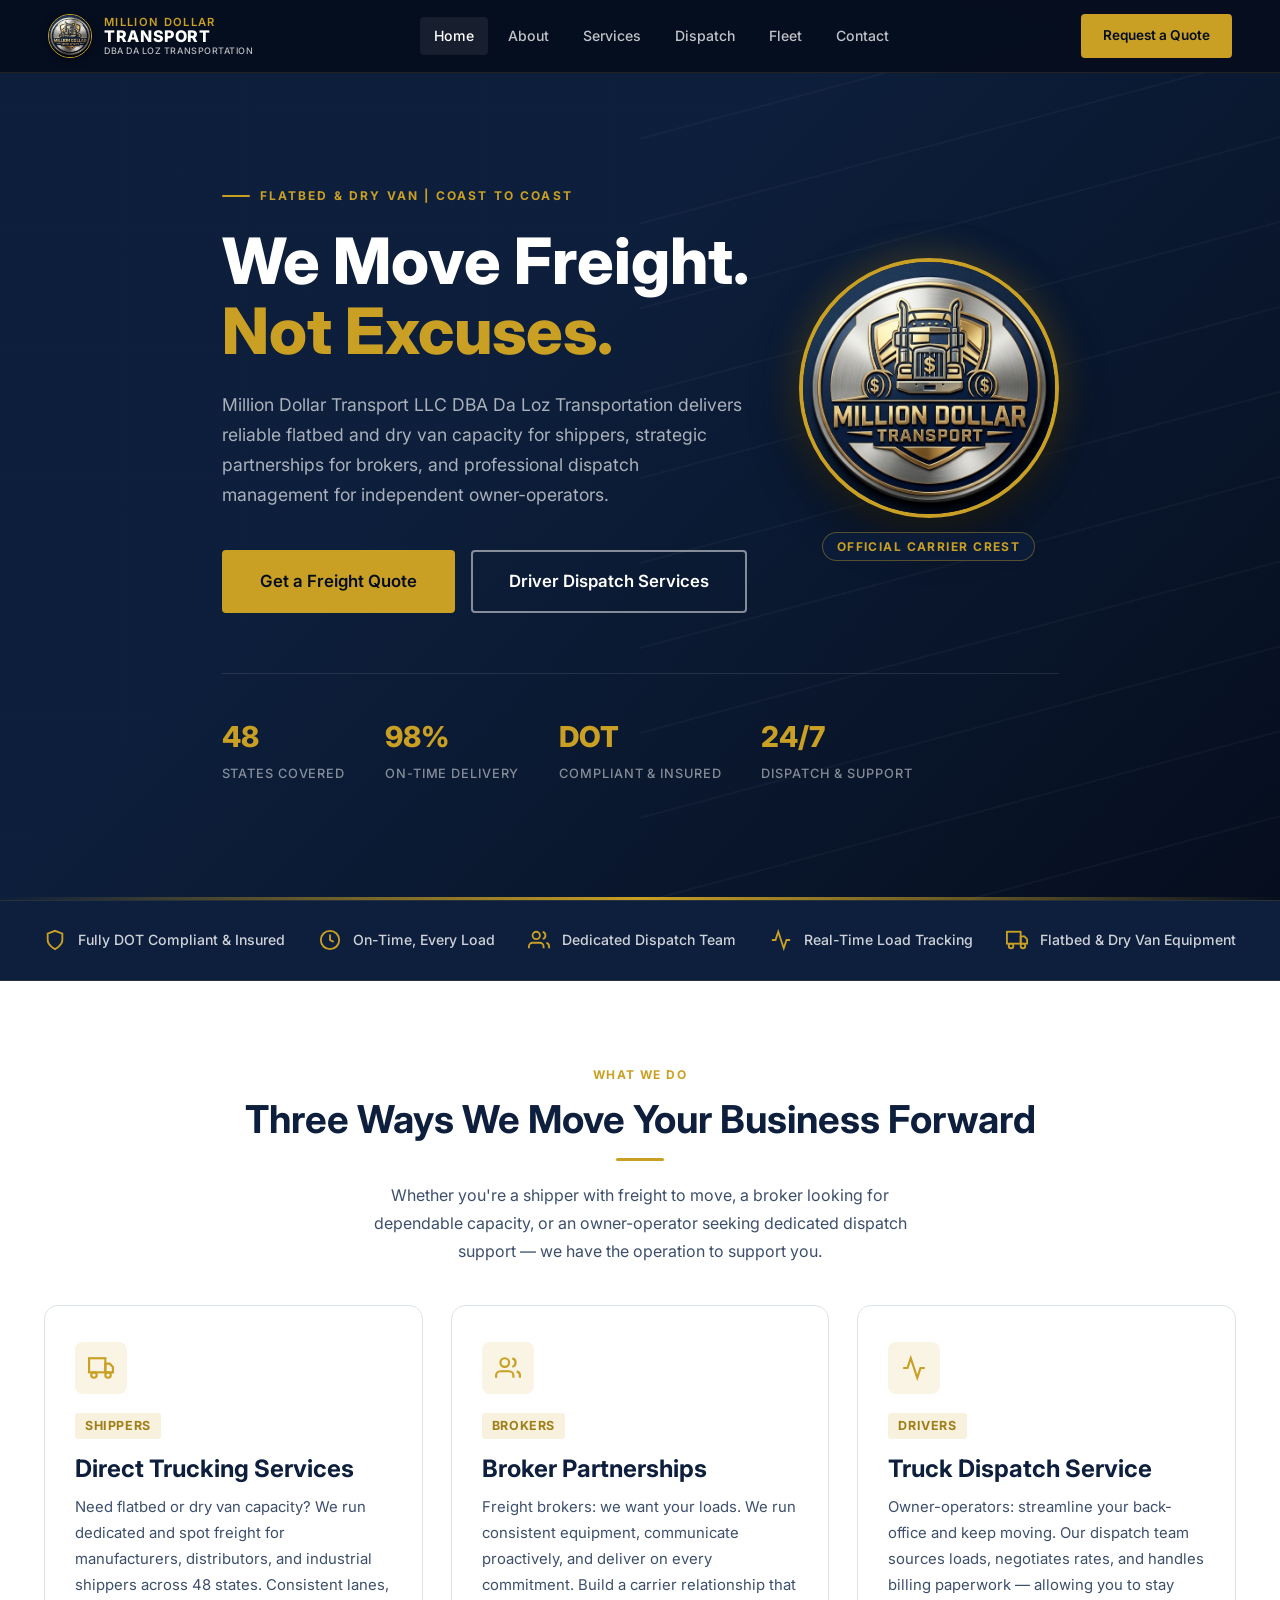
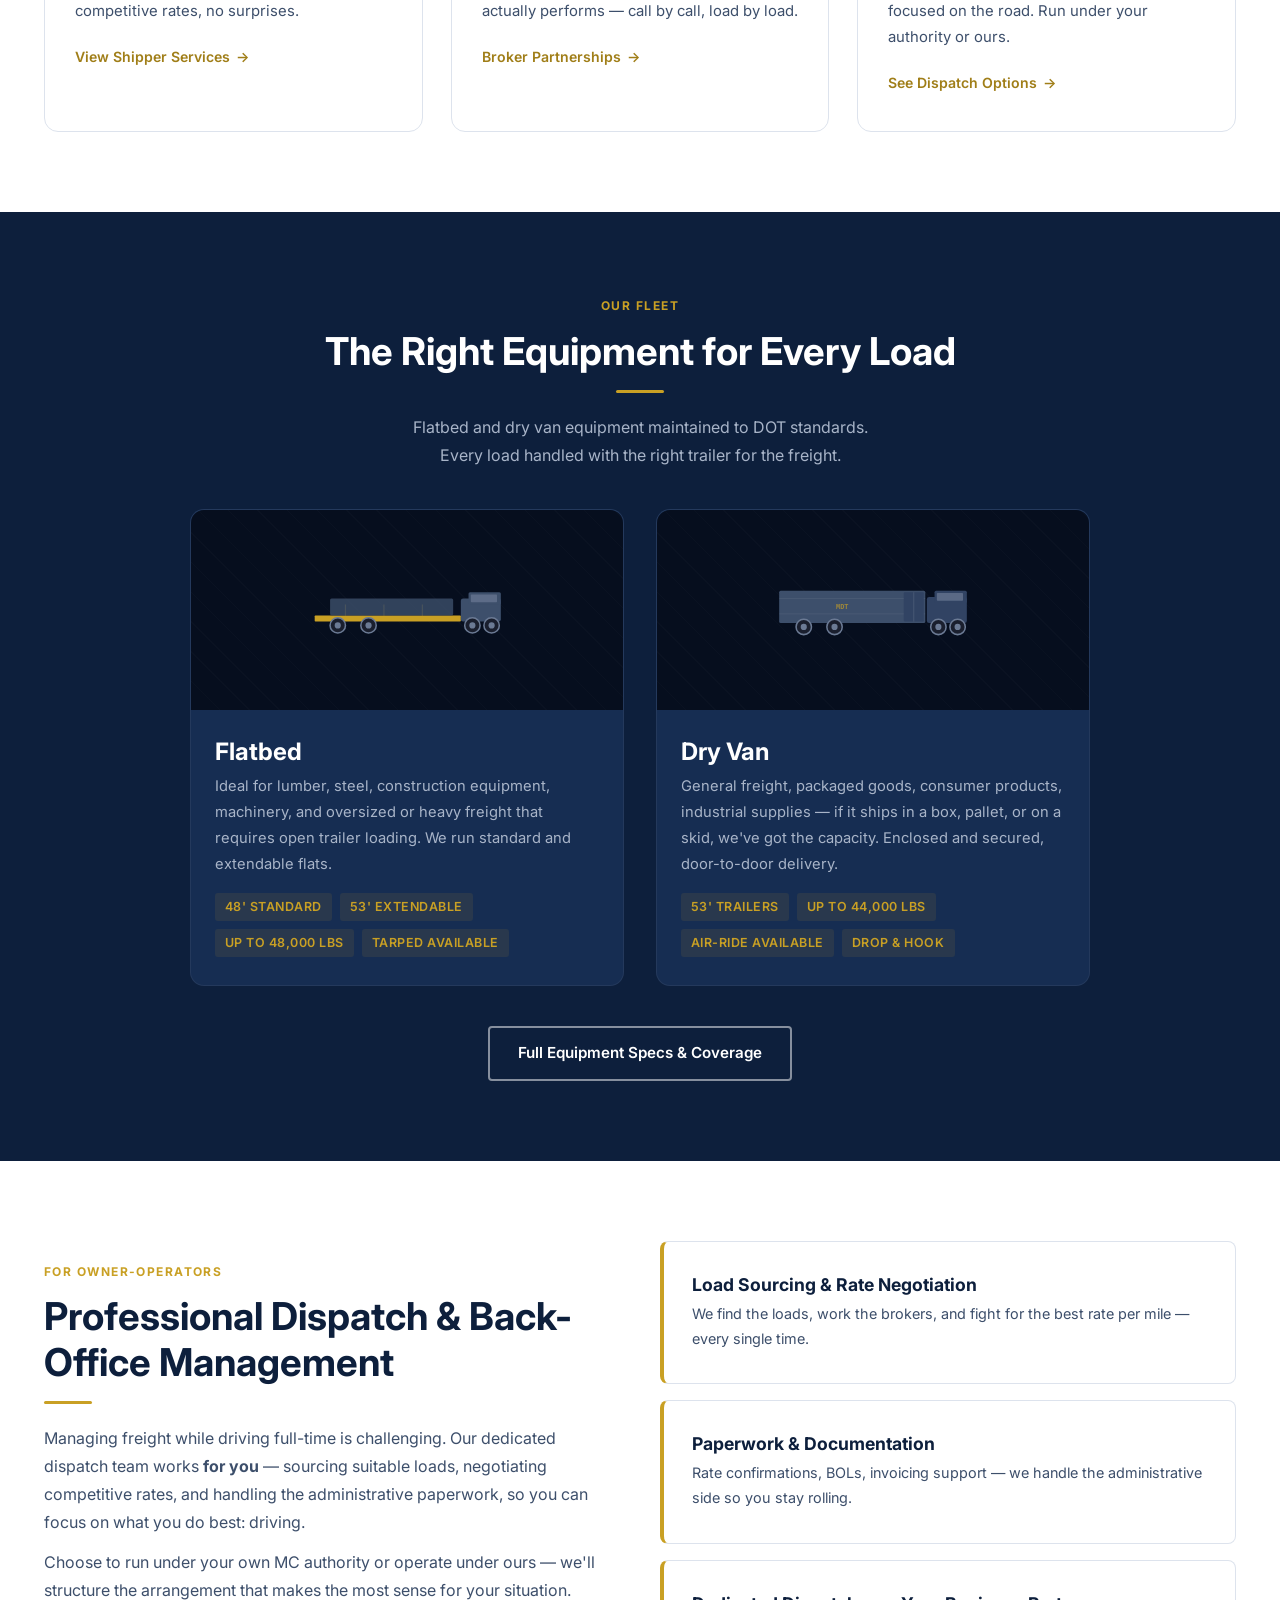
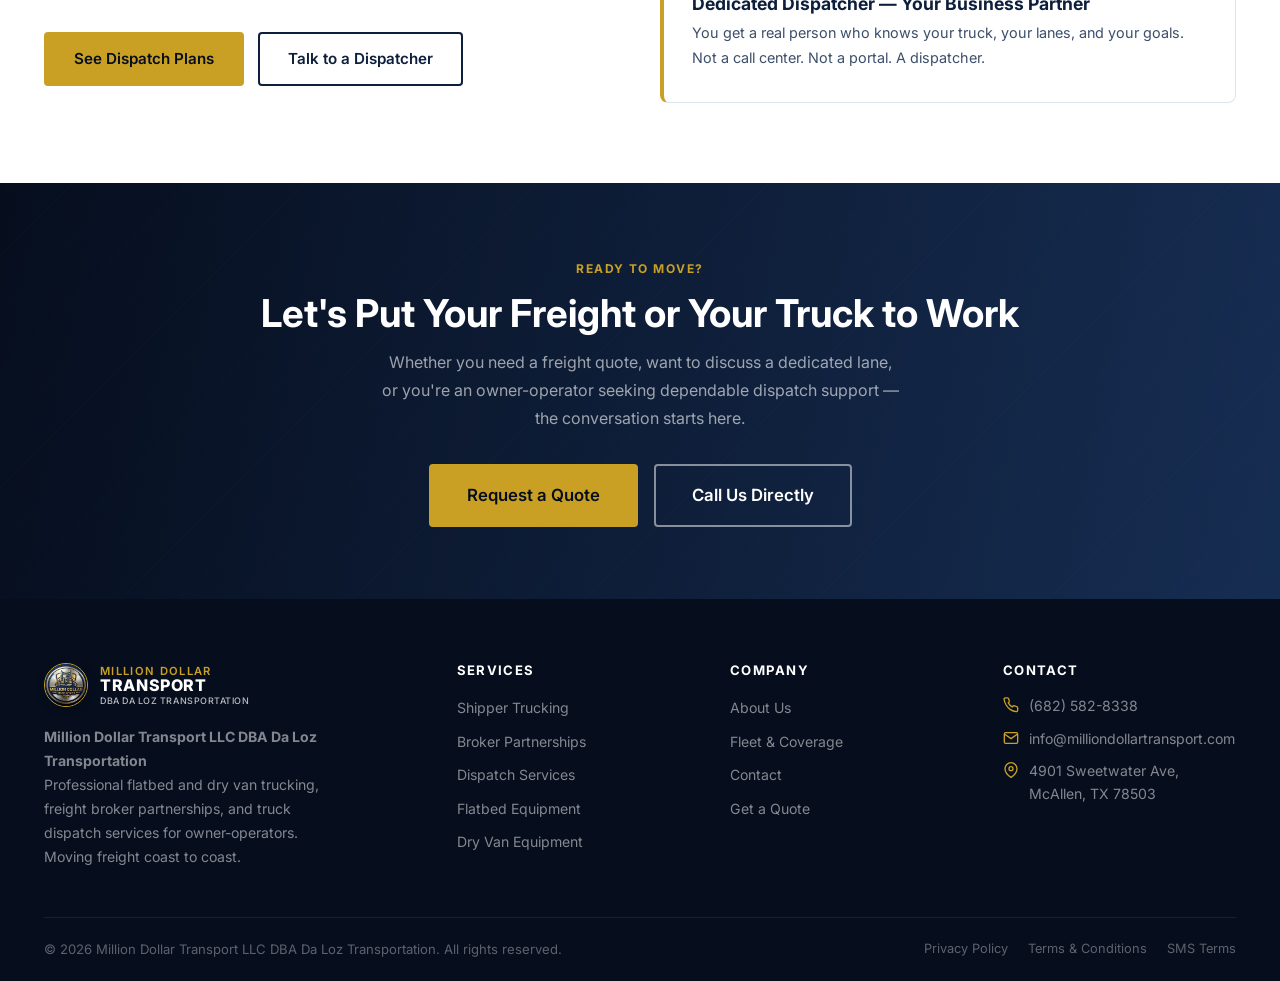
<file: index.html>
<!DOCTYPE html>
<html lang="en">
<head>
  <!-- Main SEO Tags -->
<title>Million Dollar Transport | Freight & Logistics Solutions</title>
<meta name="description" content="Reliable freight, dispatch, and logistics services by Million Dollar Transport. Safe, fast, and professional transport solutions.">

<!-- Open Graph / WhatsApp Preview Tags -->
<meta property="og:type" content="website" />
<meta property="og:url" content="https://www.milliondollartransport.com/" />
<meta property="og:title" content="Million Dollar Transport | Freight & Logistics" />
<meta property="og:description" content="Reliable freight, dispatch, and logistics services." />
<meta property="og:image" content="https://www.milliondollartransport.com/images/logo.png" />
  <meta charset="UTF-8" />
  <meta name="viewport" content="width=device-width, initial-scale=1.0" />
  <title>Million Dollar Transport — Flatbed & Dry Van Trucking | Dispatch Services</title>
  <meta name="description" content="Million Dollar Transport provides flatbed and dry van trucking for shippers, broker partnerships, and professional truck dispatch services for owner-operators. Moving freight coast to coast." />
  <link rel="preconnect" href="https://fonts.googleapis.com" />
  <link rel="preconnect" href="https://fonts.gstatic.com" crossorigin />
  <link href="https://fonts.googleapis.com/css2?family=Inter:wght@400;500;600;700;800;900&display=swap" rel="stylesheet" />
  <link rel="stylesheet" href="css/style.css" />
</head>
<body>

<!-- ===================== NAVIGATION ===================== -->
<nav class="site-nav" role="navigation" aria-label="Main navigation">
  <div class="nav-inner">
    <a href="index.html" class="nav-logo" aria-label="Million Dollar Transport LLC DBA Da Loz Transportation — Home">
      <img src="images/logo.jpg" alt="Million Dollar Transport LLC DBA Da Loz Transportation Logo" class="nav-logo-img">
      <div class="nav-logo-text">
        <span class="nav-logo-line1">Million Dollar</span>
        <span class="nav-logo-line2">Transport</span>
        <span class="nav-logo-dba">DBA Da Loz Transportation</span>
      </div>
    </a>
    <div class="nav-links">
      <a href="index.html">Home</a>
      <a href="about.html">About</a>
      <a href="services.html">Services</a>
      <a href="dispatch.html">Dispatch</a>
      <a href="fleet.html">Fleet</a>
      <a href="contact.html">Contact</a>
    </div>
    <a href="contact.html" class="btn btn--gold btn--sm nav-cta">Request a Quote</a>
    <button class="nav-hamburger" aria-label="Toggle navigation" aria-expanded="false">
      <span></span><span></span><span></span>
    </button>
  </div>
</nav>

<!-- Mobile menu -->
<div class="nav-mobile" role="navigation" aria-label="Mobile navigation">
  <a href="index.html">Home</a>
  <a href="about.html">About Us</a>
  <a href="services.html">Services</a>
  <a href="dispatch.html">Dispatch Services</a>
  <a href="fleet.html">Fleet &amp; Equipment</a>
  <a href="contact.html">Contact</a>
  <a href="contact.html" class="btn btn--gold">Request a Quote</a>
</div>

<!-- ===================== HERO ===================== -->
<section class="hero" role="banner">
  <div class="hero-bg">
    <div class="hero-road"></div>
  </div>
  <div class="hero-content container">
    <div class="hero-grid">
      <div class="hero-text-col">
        <div class="hero-eyebrow">Flatbed &amp; Dry Van | Coast to Coast</div>
        <h1 class="hero-headline">
          We Move Freight.
          <em>Not Excuses.</em>
        </h1>
        <p class="hero-subhead">
          Million Dollar Transport LLC DBA Da Loz Transportation delivers reliable flatbed and dry van capacity for shippers, strategic partnerships for brokers, and professional dispatch management for independent owner-operators.
        </p>
        <div class="hero-actions">
          <a href="contact.html" class="btn btn--gold btn--lg">Get a Freight Quote</a>
          <a href="dispatch.html" class="btn btn--outline-white btn--lg">Driver Dispatch Services</a>
        </div>
      </div>
      <div class="hero-emblem-showcase">
        <img src="images/logo.jpg" alt="Million Dollar Transport LLC DBA Da Loz Transportation Official Emblem" class="hero-emblem-img">
        <span class="hero-emblem-badge-tag">Official Carrier Crest</span>
      </div>
    </div>
    <div class="hero-stats">
      <div class="hero-stat">
        <span class="num" data-count="48">0</span>
        <span class="lbl">States Covered</span>
      </div>
      <div class="hero-stat">
        <span class="num">98<span style="color:#c9a024">%</span></span>
        <span class="lbl">On-Time Delivery</span>
      </div>
      <div class="hero-stat">
        <span class="num">DOT</span>
        <span class="lbl">Compliant &amp; Insured</span>
      </div>
      <div class="hero-stat">
        <span class="num">24/7</span>
        <span class="lbl">Dispatch &amp; Support</span>
      </div>
    </div>
  </div>
</section>

<!-- ===================== TRUST STRIP ===================== -->
<div class="trust-strip">
  <div class="container">
    <div class="flex flex-between flex-wrap gap-md" style="row-gap:16px;">
      <div class="trust-item">
        <svg width="22" height="22" viewBox="0 0 24 24" aria-hidden="true"><path d="M12 22s8-4 8-10V5l-8-3-8 3v7c0 6 8 10 8 10z"/></svg>
        <span>Fully DOT Compliant &amp; Insured</span>
      </div>
      <div class="trust-item">
        <svg width="22" height="22" viewBox="0 0 24 24" aria-hidden="true"><circle cx="12" cy="12" r="10"/><polyline points="12 6 12 12 16 14"/></svg>
        <span>On-Time, Every Load</span>
      </div>
      <div class="trust-item">
        <svg width="22" height="22" viewBox="0 0 24 24" aria-hidden="true"><path d="M17 21v-2a4 4 0 0 0-4-4H5a4 4 0 0 0-4 4v2"/><circle cx="9" cy="7" r="4"/><path d="M23 21v-2a4 4 0 0 0-3-3.87"/><path d="M16 3.13a4 4 0 0 1 0 7.75"/></svg>
        <span>Dedicated Dispatch Team</span>
      </div>
      <div class="trust-item">
        <svg width="22" height="22" viewBox="0 0 24 24" aria-hidden="true"><polyline points="22 12 18 12 15 21 9 3 6 12 2 12"/></svg>
        <span>Real-Time Load Tracking</span>
      </div>
      <div class="trust-item">
        <svg width="22" height="22" viewBox="0 0 24 24" aria-hidden="true"><rect x="1" y="3" width="15" height="13"/><polygon points="16 8 20 8 23 11 23 16 16 16 16 8"/><circle cx="5.5" cy="18.5" r="2.5"/><circle cx="18.5" cy="18.5" r="2.5"/></svg>
        <span>Flatbed &amp; Dry Van Equipment</span>
      </div>
    </div>
  </div>
</div>

<!-- ===================== SERVICES OVERVIEW ===================== -->
<section class="section" id="services">
  <div class="container">
    <div class="text-center mb-lg">
      <span class="section-label">What We Do</span>
      <h2>Three Ways We Move Your Business Forward</h2>
      <div class="gold-rule gold-rule--center"></div>
      <p style="max-width:560px;margin:0 auto;">Whether you're a shipper with freight to move, a broker looking for dependable capacity, or an owner-operator seeking dedicated dispatch support — we have the operation to support you.</p>
    </div>
    <div class="grid-3">
      <!-- Card 1 -->
      <article class="service-card fade-in">
        <div class="card-icon">
          <svg viewBox="0 0 24 24" aria-hidden="true"><rect x="1" y="3" width="15" height="13"/><polygon points="16 8 20 8 23 11 23 16 16 16 16 8"/><circle cx="5.5" cy="18.5" r="2.5"/><circle cx="18.5" cy="18.5" r="2.5"/></svg>
        </div>
        <span class="badge">Shippers</span>
        <h3>Direct Trucking Services</h3>
        <p>Need flatbed or dry van capacity? We run dedicated and spot freight for manufacturers, distributors, and industrial shippers across 48 states. Consistent lanes, competitive rates, no surprises.</p>
        <a href="services.html#shippers" class="learn-more">View Shipper Services</a>
      </article>

      <!-- Card 2 -->
      <article class="service-card fade-in" style="transition-delay:.1s">
        <div class="card-icon">
          <svg viewBox="0 0 24 24" aria-hidden="true"><path d="M17 21v-2a4 4 0 0 0-4-4H5a4 4 0 0 0-4 4v2"/><circle cx="9" cy="7" r="4"/><path d="M23 21v-2a4 4 0 0 0-3-3.87"/><path d="M16 3.13a4 4 0 0 1 0 7.75"/></svg>
        </div>
        <span class="badge">Brokers</span>
        <h3>Broker Partnerships</h3>
        <p>Freight brokers: we want your loads. We run consistent equipment, communicate proactively, and deliver on every commitment. Build a carrier relationship that actually performs — call by call, load by load.</p>
        <a href="services.html#brokers" class="learn-more">Broker Partnerships</a>
      </article>

      <!-- Card 3 -->
      <article class="service-card fade-in" style="transition-delay:.2s">
        <div class="card-icon">
          <svg viewBox="0 0 24 24" aria-hidden="true"><polyline points="22 12 18 12 15 21 9 3 6 12 2 12"/></svg>
        </div>
        <span class="badge">Drivers</span>
        <h3>Truck Dispatch Service</h3>
        <p>Owner-operators: streamline your back-office and keep moving. Our dispatch team sources loads, negotiates rates, and handles billing paperwork — allowing you to stay focused on the road. Run under your authority or ours.</p>
        <a href="dispatch.html" class="learn-more">See Dispatch Options</a>
      </article>
    </div>
  </div>
</section>

<!-- ===================== EQUIPMENT ===================== -->
<section class="section section--dark" id="equipment">
  <div class="container">
    <div class="text-center mb-lg">
      <span class="section-label">Our Fleet</span>
      <h2>The Right Equipment for Every Load</h2>
      <div class="gold-rule gold-rule--center"></div>
      <p style="max-width:500px;margin:0 auto;">Flatbed and dry van equipment maintained to DOT standards. Every load handled with the right trailer for the freight.</p>
    </div>
    <div class="grid-2" style="max-width:900px;margin:0 auto;">

      <!-- Flatbed -->
      <div class="equip-card fade-in">
        <div class="equip-visual">
          <!-- Flatbed SVG illustration -->
          <svg class="equip-svg" viewBox="0 0 260 90" fill="none" xmlns="http://www.w3.org/2000/svg" aria-label="Flatbed truck illustration">
            <!-- Trailer bed -->
            <rect x="10" y="52" width="190" height="8" fill="#c9a024" rx="1"/>
            <!-- Cab -->
            <rect x="200" y="30" width="52" height="30" fill="#3d4f6b" rx="3"/>
            <rect x="210" y="22" width="42" height="16" fill="#3d4f6b" rx="2"/>
            <!-- Windshield -->
            <rect x="213" y="25" width="34" height="10" fill="#6b7a94" rx="1" opacity=".7"/>
            <!-- Wheels -->
            <circle cx="40" cy="65" r="10" fill="#1a1f2e" stroke="#6b7a94" stroke-width="2"/>
            <circle cx="40" cy="65" r="4" fill="#6b7a94"/>
            <circle cx="80" cy="65" r="10" fill="#1a1f2e" stroke="#6b7a94" stroke-width="2"/>
            <circle cx="80" cy="65" r="4" fill="#6b7a94"/>
            <circle cx="215" cy="65" r="10" fill="#1a1f2e" stroke="#6b7a94" stroke-width="2"/>
            <circle cx="215" cy="65" r="4" fill="#6b7a94"/>
            <circle cx="240" cy="65" r="10" fill="#1a1f2e" stroke="#6b7a94" stroke-width="2"/>
            <circle cx="240" cy="65" r="4" fill="#6b7a94"/>
            <!-- Chains / straps -->
            <line x1="50" y1="52" x2="50" y2="38" stroke="#c9a024" stroke-width="1.5" opacity=".6"/>
            <line x1="100" y1="52" x2="100" y2="38" stroke="#c9a024" stroke-width="1.5" opacity=".6"/>
            <line x1="150" y1="52" x2="150" y2="38" stroke="#c9a024" stroke-width="1.5" opacity=".6"/>
            <!-- Cargo silhouette -->
            <rect x="30" y="30" width="160" height="22" fill="#3d4f6b" rx="2" opacity=".8"/>
          </svg>
        </div>
        <div class="equip-body">
          <h3>Flatbed</h3>
          <p>Ideal for lumber, steel, construction equipment, machinery, and oversized or heavy freight that requires open trailer loading. We run standard and extendable flats.</p>
          <div class="equip-specs">
            <span class="equip-spec">48' Standard</span>
            <span class="equip-spec">53' Extendable</span>
            <span class="equip-spec">Up to 48,000 lbs</span>
            <span class="equip-spec">Tarped Available</span>
          </div>
        </div>
      </div>

      <!-- Dry Van -->
      <div class="equip-card fade-in" style="transition-delay:.15s">
        <div class="equip-visual">
          <!-- Dry van SVG illustration -->
          <svg class="equip-svg" viewBox="0 0 260 90" fill="none" xmlns="http://www.w3.org/2000/svg" aria-label="Dry van truck illustration">
            <!-- Van box -->
            <rect x="8" y="20" width="190" height="42" fill="#3d4f6b" rx="2"/>
            <!-- Van side panel lines -->
            <line x1="8" y1="30" x2="198" y2="30" stroke="rgba(255,255,255,.08)" stroke-width="1"/>
            <line x1="8" y1="50" x2="198" y2="50" stroke="rgba(255,255,255,.08)" stroke-width="1"/>
            <!-- MDT text on trailer -->
            <text x="90" y="44" fill="#c9a024" font-size="9" font-weight="700" font-family="monospace" text-anchor="middle" opacity=".7">MDT</text>
            <!-- Rear door detail -->
            <rect x="170" y="22" width="26" height="38" fill="#314363" rx="1"/>
            <line x1="183" y1="22" x2="183" y2="60" stroke="rgba(255,255,255,.15)" stroke-width="1"/>
            <!-- Cab -->
            <rect x="200" y="28" width="52" height="34" fill="#314363" rx="3"/>
            <rect x="210" y="20" width="42" height="16" fill="#314363" rx="2"/>
            <rect x="213" y="23" width="34" height="10" fill="#6b7a94" rx="1" opacity=".7"/>
            <!-- Wheels -->
            <circle cx="40" cy="67" r="10" fill="#1a1f2e" stroke="#6b7a94" stroke-width="2"/>
            <circle cx="40" cy="67" r="4" fill="#6b7a94"/>
            <circle cx="80" cy="67" r="10" fill="#1a1f2e" stroke="#6b7a94" stroke-width="2"/>
            <circle cx="80" cy="67" r="4" fill="#6b7a94"/>
            <circle cx="215" cy="67" r="10" fill="#1a1f2e" stroke="#6b7a94" stroke-width="2"/>
            <circle cx="215" cy="67" r="4" fill="#6b7a94"/>
            <circle cx="240" cy="67" r="10" fill="#1a1f2e" stroke="#6b7a94" stroke-width="2"/>
            <circle cx="240" cy="67" r="4" fill="#6b7a94"/>
          </svg>
        </div>
        <div class="equip-body">
          <h3>Dry Van</h3>
          <p>General freight, packaged goods, consumer products, industrial supplies — if it ships in a box, pallet, or on a skid, we've got the capacity. Enclosed and secured, door-to-door delivery.</p>
          <div class="equip-specs">
            <span class="equip-spec">53' Trailers</span>
            <span class="equip-spec">Up to 44,000 lbs</span>
            <span class="equip-spec">Air-Ride Available</span>
            <span class="equip-spec">Drop &amp; Hook</span>
          </div>
        </div>
      </div>
    </div>
    <div class="text-center mt-lg">
      <a href="fleet.html" class="btn btn--outline-white">Full Equipment Specs &amp; Coverage</a>
    </div>
  </div>
</section>

<!-- ===================== DISPATCH TEASER ===================== -->
<section class="section" id="dispatch-teaser">
  <div class="container">
    <div class="grid-2 align-center gap-lg">
      <div class="fade-in">
        <span class="section-label">For Owner-Operators</span>
        <h2>Professional Dispatch &amp; Back-Office Management</h2>
        <div class="gold-rule"></div>
        <p>Managing freight while driving full-time is challenging. Our dedicated dispatch team works <strong>for you</strong> — sourcing suitable loads, negotiating competitive rates, and handling the administrative paperwork, so you can focus on what you do best: driving.</p>
        <p style="margin-top:12px;">Choose to run under your own MC authority or operate under ours — we'll structure the arrangement that makes the most sense for your situation.</p>
        <div style="margin-top:28px;display:flex;gap:14px;flex-wrap:wrap;">
          <a href="dispatch.html" class="btn btn--gold">See Dispatch Plans</a>
          <a href="contact.html" class="btn btn--outline-navy">Talk to a Dispatcher</a>
        </div>
      </div>
      <div class="fade-in" style="transition-delay:.15s">
        <div style="display:grid;gap:16px;">
          <div class="card" style="border-left:4px solid var(--gold);border-radius:8px;">
            <h4 style="margin-bottom:6px;">Load Sourcing &amp; Rate Negotiation</h4>
            <p style="font-size:.9rem;">We find the loads, work the brokers, and fight for the best rate per mile — every single time.</p>
          </div>
          <div class="card" style="border-left:4px solid var(--gold);border-radius:8px;">
            <h4 style="margin-bottom:6px;">Paperwork &amp; Documentation</h4>
            <p style="font-size:.9rem;">Rate confirmations, BOLs, invoicing support — we handle the administrative side so you stay rolling.</p>
          </div>
          <div class="card" style="border-left:4px solid var(--gold);border-radius:8px;">
            <h4 style="margin-bottom:6px;">Dedicated Dispatcher — Your Business Partner</h4>
            <p style="font-size:.9rem;">You get a real person who knows your truck, your lanes, and your goals. Not a call center. Not a portal. A dispatcher.</p>
          </div>
        </div>
      </div>
    </div>
  </div>
</section>

<!-- ===================== CTA BAND ===================== -->
<div class="cta-band">
  <div class="container">
    <span class="section-label">Ready to Move?</span>
    <h2>Let's Put Your Freight or Your Truck to Work</h2>
    <p>Whether you need a freight quote, want to discuss a dedicated lane, or you're an owner-operator seeking dependable dispatch support — the conversation starts here.</p>
    <div class="actions">
      <a href="contact.html" class="btn btn--gold btn--lg">Request a Quote</a>
      <a href="tel:+16825828338" class="btn btn--outline-white btn--lg">Call Us Directly</a>
    </div>
  </div>
</div>

<!-- ===================== FOOTER ===================== -->
<footer class="site-footer" role="contentinfo">
  <div class="container">
    <div class="footer-top">
      <div class="footer-brand">
        <div class="footer-logo">
          <img src="images/logo.jpg" alt="Million Dollar Transport LLC DBA Da Loz Transportation Logo" class="footer-logo-img">
          <div class="nav-logo-text">
            <span class="nav-logo-line1">Million Dollar</span>
            <span class="nav-logo-line2">Transport</span>
            <span class="nav-logo-dba">DBA Da Loz Transportation</span>
          </div>
        </div>
        <p><strong>Million Dollar Transport LLC DBA Da Loz Transportation</strong><br>Professional flatbed and dry van trucking, freight broker partnerships, and truck dispatch services for owner-operators. Moving freight coast to coast.</p>
      </div>
      <div class="footer-col">
        <h4>Services</h4>
        <ul>
          <li><a href="services.html#shippers">Shipper Trucking</a></li>
          <li><a href="services.html#brokers">Broker Partnerships</a></li>
          <li><a href="dispatch.html">Dispatch Services</a></li>
          <li><a href="fleet.html">Flatbed Equipment</a></li>
          <li><a href="fleet.html">Dry Van Equipment</a></li>
        </ul>
      </div>
      <div class="footer-col">
        <h4>Company</h4>
        <ul>
          <li><a href="about.html">About Us</a></li>
          <li><a href="fleet.html">Fleet &amp; Coverage</a></li>
          <li><a href="contact.html">Contact</a></li>
          <li><a href="contact.html">Get a Quote</a></li>
        </ul>
      </div>
      <div class="footer-col">
        <h4>Contact</h4>
        <div class="footer-contact-item">
          <svg viewBox="0 0 24 24" stroke-width="2" fill="none" aria-hidden="true"><path d="M22 16.92v3a2 2 0 0 1-2.18 2 19.79 19.79 0 0 1-8.63-3.07A19.5 19.5 0 0 1 4.69 12 19.79 19.79 0 0 1 1.61 3.41 2 2 0 0 1 3.6 1.21h3a2 2 0 0 1 2 1.72c.127.96.361 1.903.7 2.81a2 2 0 0 1-.45 2.11L7.91 8.73a16 16 0 0 0 6 6l.94-.94a2 2 0 0 1 2.11-.45c.907.339 1.85.573 2.81.7A2 2 0 0 1 21.73 16z"/></svg>
          <a href="tel:+16825828338">(682) 582-8338</a>
        </div>
        <div class="footer-contact-item">
          <svg viewBox="0 0 24 24" stroke-width="2" fill="none" aria-hidden="true"><path d="M4 4h16c1.1 0 2 .9 2 2v12c0 1.1-.9 2-2 2H4c-1.1 0-2-.9-2-2V6c0-1.1.9-2 2-2z"/><polyline points="22,6 12,13 2,6"/></svg>
          <a href="mailto:info@milliondollartransport.com">info@milliondollartransport.com</a>
        </div>
        <div class="footer-contact-item">
          <svg viewBox="0 0 24 24" stroke-width="2" fill="none" aria-hidden="true"><path d="M21 10c0 7-9 13-9 13s-9-6-9-13a9 9 0 0 1 18 0z"/><circle cx="12" cy="10" r="3"/></svg>
          <span>4901 Sweetwater Ave, McAllen, TX 78503</span>
        </div>
      </div>
    </div>
    <div class="footer-bottom">
      <p>&copy; 2026 Million Dollar Transport LLC DBA Da Loz Transportation. All rights reserved.</p>
      <div class="footer-legal">
        <a href="privacy.html">Privacy Policy</a>
        <a href="terms.html">Terms &amp; Conditions</a>
        <a href="sms-terms.html">SMS Terms</a>
      </div>
    </div>
  </div>
</footer>

<script src="js/main.js"></script>
</body>
</html>
</file>
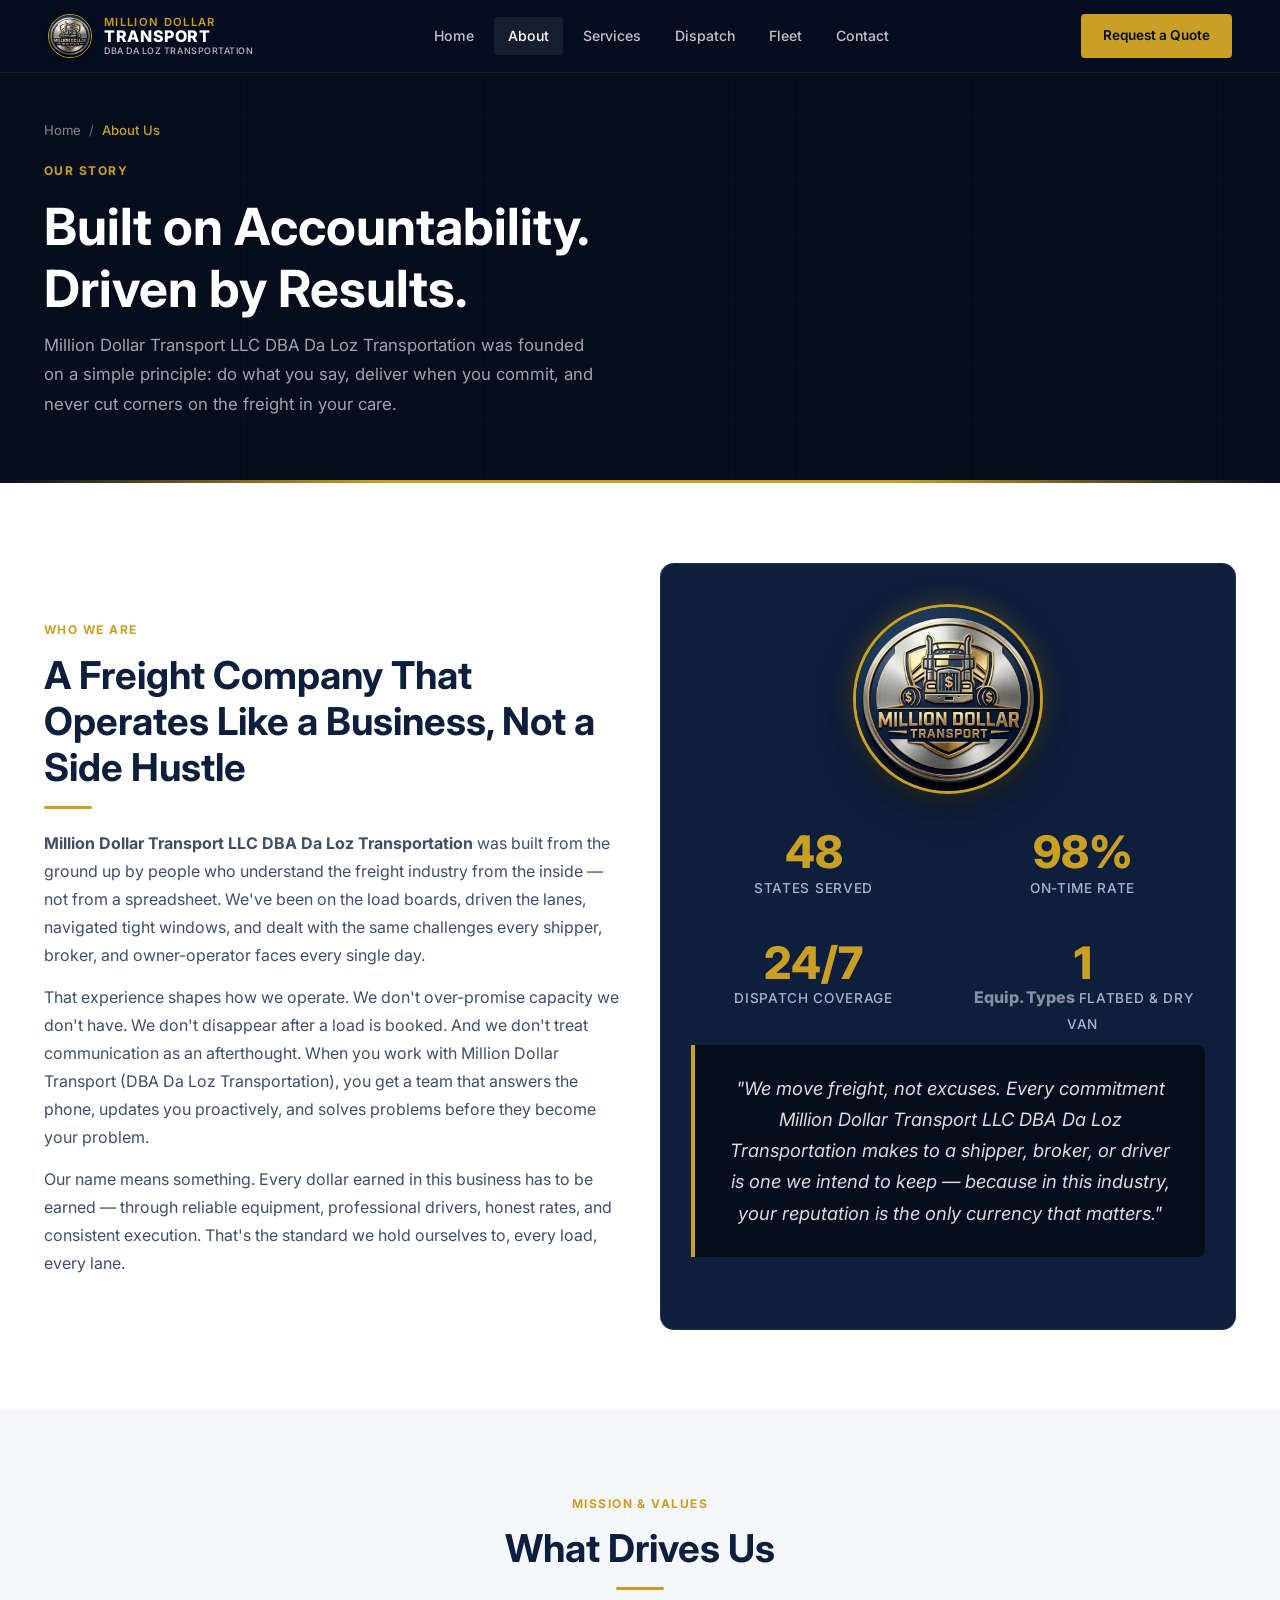
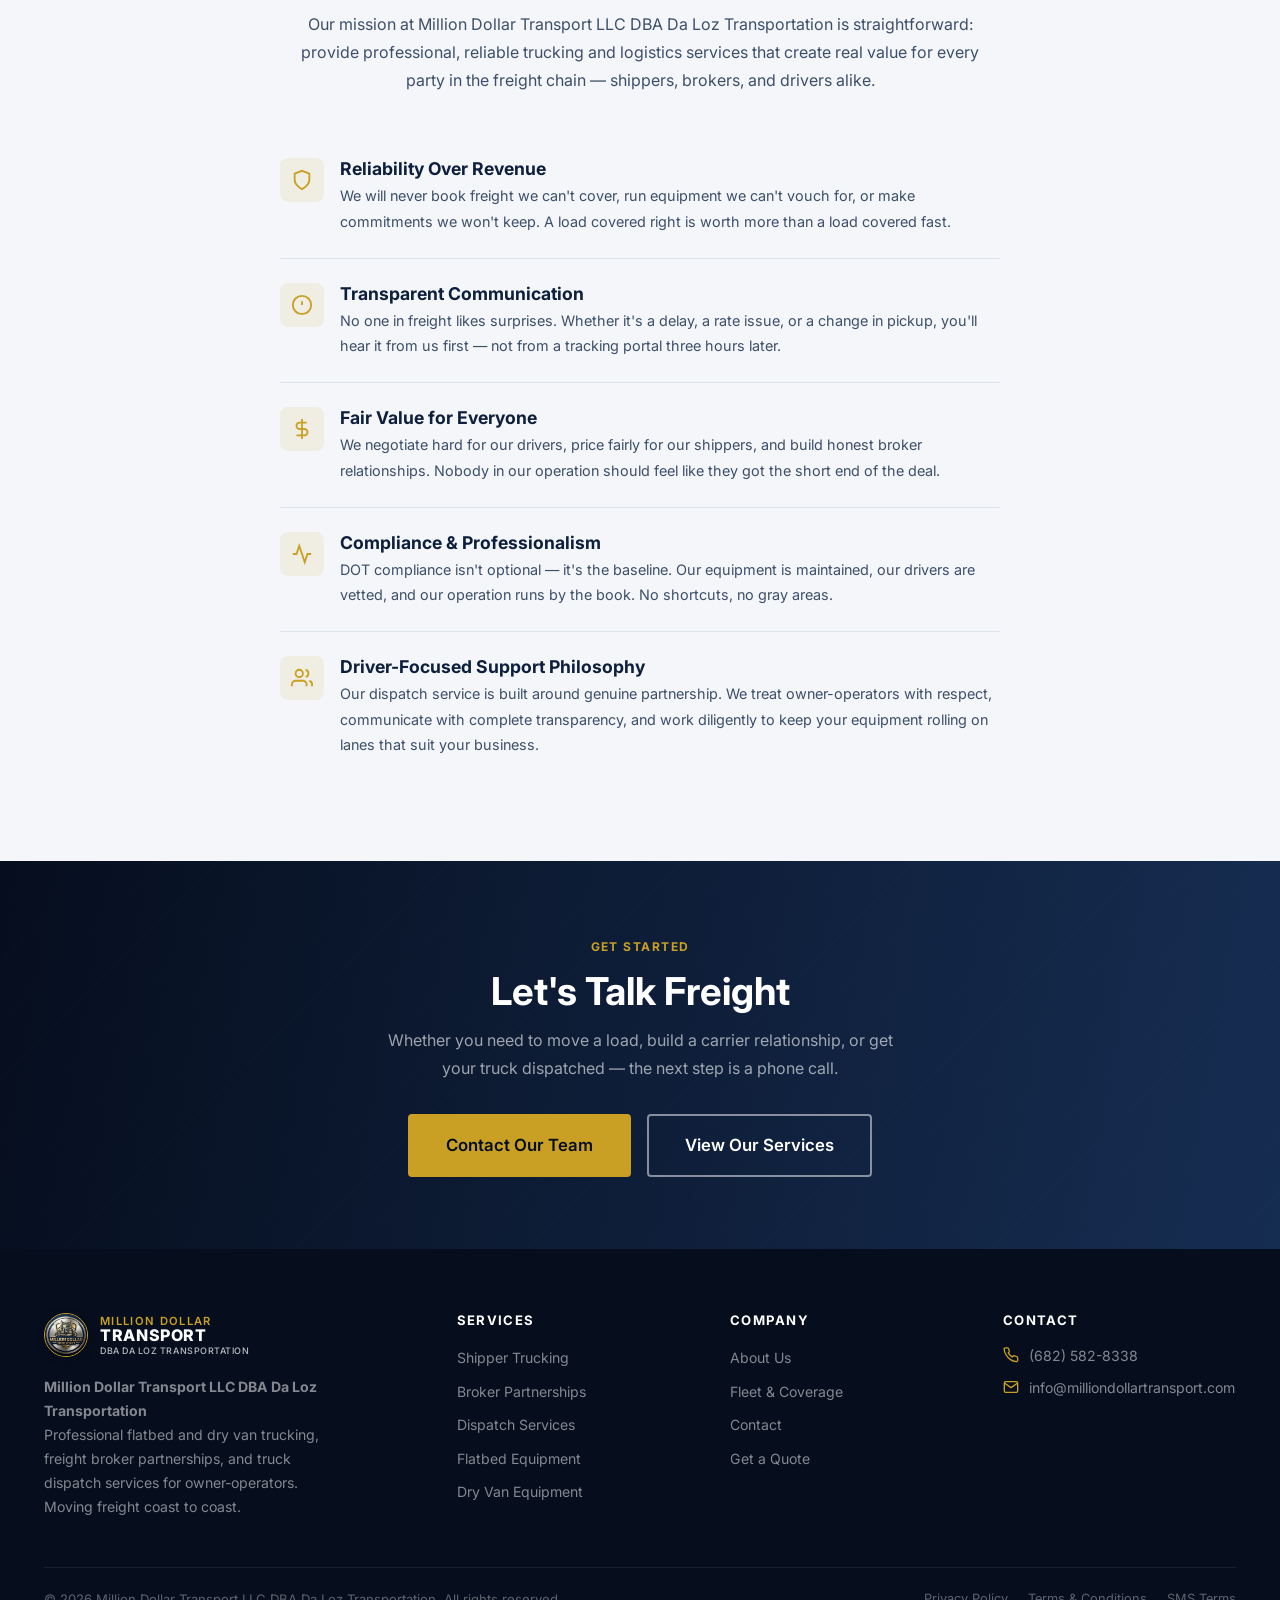
<file: about.html>
<!DOCTYPE html>
<html lang="en">
<head>
  <meta charset="UTF-8" />
  <meta name="viewport" content="width=device-width, initial-scale=1.0" />
  <title>About Us — Million Dollar Transport</title>
  <meta name="description" content="Learn about Million Dollar Transport — a trucking and logistics company built on reliability, transparency, and delivering for shippers, brokers, and owner-operators." />
  <link rel="preconnect" href="https://fonts.googleapis.com" />
  <link rel="preconnect" href="https://fonts.gstatic.com" crossorigin />
  <link href="https://fonts.googleapis.com/css2?family=Inter:wght@400;500;600;700;800;900&display=swap" rel="stylesheet" />
  <link rel="stylesheet" href="css/style.css" />
</head>
<body>

<!-- NAV -->
<nav class="site-nav" role="navigation" aria-label="Main navigation">
  <div class="nav-inner">
    <a href="index.html" class="nav-logo" aria-label="Million Dollar Transport LLC DBA Da Loz Transportation — Home">
      <img src="images/logo.jpg" alt="Million Dollar Transport LLC DBA Da Loz Transportation Logo" class="nav-logo-img">
      <div class="nav-logo-text">
        <span class="nav-logo-line1">Million Dollar</span>
        <span class="nav-logo-line2">Transport</span>
        <span class="nav-logo-dba">DBA Da Loz Transportation</span>
      </div>
    </a>
    <div class="nav-links">
      <a href="index.html">Home</a>
      <a href="about.html">About</a>
      <a href="services.html">Services</a>
      <a href="dispatch.html">Dispatch</a>
      <a href="fleet.html">Fleet</a>
      <a href="contact.html">Contact</a>
    </div>
    <a href="contact.html" class="btn btn--gold btn--sm nav-cta">Request a Quote</a>
    <button class="nav-hamburger" aria-label="Toggle navigation" aria-expanded="false"><span></span><span></span><span></span></button>
  </div>
</nav>
<div class="nav-mobile" role="navigation" aria-label="Mobile navigation">
  <a href="index.html">Home</a><a href="about.html">About Us</a><a href="services.html">Services</a>
  <a href="dispatch.html">Dispatch Services</a><a href="fleet.html">Fleet &amp; Equipment</a>
  <a href="contact.html">Contact</a>
  <a href="contact.html" class="btn btn--gold">Request a Quote</a>
</div>

<!-- PAGE HERO -->
<section class="page-hero">
  <div class="container page-hero-content">
    <div class="breadcrumb"><a href="index.html">Home</a> / <span>About Us</span></div>
    <span class="section-label">Our Story</span>
    <h1>Built on Accountability.<br>Driven by Results.</h1>
    <p>Million Dollar Transport LLC DBA Da Loz Transportation was founded on a simple principle: do what you say, deliver when you commit, and never cut corners on the freight in your care.</p>
  </div>
</section>

<!-- STORY SECTION -->
<section class="section">
  <div class="container">
    <div class="grid-2 align-center gap-lg">
      <div class="fade-in">
        <span class="section-label">Who We Are</span>
        <h2>A Freight Company That Operates Like a Business, Not a Side Hustle</h2>
        <div class="gold-rule"></div>
        <p><strong>Million Dollar Transport LLC DBA Da Loz Transportation</strong> was built from the ground up by people who understand the freight industry from the inside — not from a spreadsheet. We've been on the load boards, driven the lanes, navigated tight windows, and dealt with the same challenges every shipper, broker, and owner-operator faces every single day.</p>
        <p style="margin-top:14px;">That experience shapes how we operate. We don't over-promise capacity we don't have. We don't disappear after a load is booked. And we don't treat communication as an afterthought. When you work with Million Dollar Transport (DBA Da Loz Transportation), you get a team that answers the phone, updates you proactively, and solves problems before they become your problem.</p>
        <p style="margin-top:14px;">Our name means something. Every dollar earned in this business has to be earned — through reliable equipment, professional drivers, honest rates, and consistent execution. That's the standard we hold ourselves to, every load, every lane.</p>
      </div>
      <div class="fade-in" style="transition-delay:.15s;">
        <!-- Stats block with Brand Emblem -->
        <div style="background:var(--navy);border-radius:var(--radius-lg);padding:40px 30px;box-shadow:var(--shadow-md);border:1px solid rgba(255,255,255,.08);text-align:center;">
          <img src="images/logo.jpg" alt="Million Dollar Transport Crest" class="brand-emblem-img" style="max-width:190px;margin:0 auto 28px;display:block;">
          <div style="display:grid;grid-template-columns:1fr 1fr;gap:24px;text-align:left;">
            <div class="stat-item">
            <span class="stat-num" data-count="48">0</span>
            <span class="stat-label">States Served</span>
          </div>
          <div class="stat-item">
            <span class="stat-num">98<span style="color:var(--gold)">%</span></span>
            <span class="stat-label">On-Time Rate</span>
          </div>
          <div class="stat-item">
            <span class="stat-num">24/7</span>
            <span class="stat-label">Dispatch Coverage</span>
          </div>
          <div class="stat-item">
            <span class="stat-num" data-count="2">0</span>
            <span class="stat-num" style="font-size:1rem;color:rgba(255,255,255,.5);display:inline;margin-left:2px;">Equip. Types</span>
            <span class="stat-label">Flatbed &amp; Dry Van</span>
          </div>
        </div>
        <div class="mission-block" style="margin-top:0;">
          <p>"We move freight, not excuses. Every commitment Million Dollar Transport LLC DBA Da Loz Transportation makes to a shipper, broker, or driver is one we intend to keep — because in this industry, your reputation is the only currency that matters."</p>
        </div>
      </div>
    </div>
  </div>
</section>

<!-- MISSION & VALUES -->
<section class="section section--gray">
  <div class="container">
    <div style="max-width:720px;margin:0 auto;">
      <div class="text-center mb-lg">
        <span class="section-label">Mission &amp; Values</span>
        <h2>What Drives Us</h2>
        <div class="gold-rule gold-rule--center"></div>
        <p>Our mission at Million Dollar Transport LLC DBA Da Loz Transportation is straightforward: provide professional, reliable trucking and logistics services that create real value for every party in the freight chain — shippers, brokers, and drivers alike.</p>
      </div>
      <div>
        <div class="value-card fade-in">
          <div class="value-icon">
            <svg viewBox="0 0 24 24" aria-hidden="true"><path d="M12 22s8-4 8-10V5l-8-3-8 3v7c0 6 8 10 8 10z"/></svg>
          </div>
          <div class="value-body">
            <h4>Reliability Over Revenue</h4>
            <p>We will never book freight we can't cover, run equipment we can't vouch for, or make commitments we won't keep. A load covered right is worth more than a load covered fast.</p>
          </div>
        </div>
        <div class="value-card fade-in">
          <div class="value-icon">
            <svg viewBox="0 0 24 24" aria-hidden="true"><circle cx="12" cy="12" r="10"/><line x1="12" y1="8" x2="12" y2="12"/><line x1="12" y1="16" x2="12.01" y2="16"/></svg>
          </div>
          <div class="value-body">
            <h4>Transparent Communication</h4>
            <p>No one in freight likes surprises. Whether it's a delay, a rate issue, or a change in pickup, you'll hear it from us first — not from a tracking portal three hours later.</p>
          </div>
        </div>
        <div class="value-card fade-in">
          <div class="value-icon">
            <svg viewBox="0 0 24 24" aria-hidden="true"><line x1="12" y1="1" x2="12" y2="23"/><path d="M17 5H9.5a3.5 3.5 0 0 0 0 7h5a3.5 3.5 0 0 1 0 7H6"/></svg>
          </div>
          <div class="value-body">
            <h4>Fair Value for Everyone</h4>
            <p>We negotiate hard for our drivers, price fairly for our shippers, and build honest broker relationships. Nobody in our operation should feel like they got the short end of the deal.</p>
          </div>
        </div>
        <div class="value-card fade-in">
          <div class="value-icon">
            <svg viewBox="0 0 24 24" aria-hidden="true"><polyline points="22 12 18 12 15 21 9 3 6 12 2 12"/></svg>
          </div>
          <div class="value-body">
            <h4>Compliance &amp; Professionalism</h4>
            <p>DOT compliance isn't optional — it's the baseline. Our equipment is maintained, our drivers are vetted, and our operation runs by the book. No shortcuts, no gray areas.</p>
          </div>
        </div>
        <div class="value-card fade-in">
          <div class="value-icon">
            <svg viewBox="0 0 24 24" aria-hidden="true"><path d="M17 21v-2a4 4 0 0 0-4-4H5a4 4 0 0 0-4 4v2"/><circle cx="9" cy="7" r="4"/><path d="M23 21v-2a4 4 0 0 0-3-3.87"/><path d="M16 3.13a4 4 0 0 1 0 7.75"/></svg>
          </div>
          <div class="value-body">
            <h4>Driver-Focused Support Philosophy</h4>
            <p>Our dispatch service is built around genuine partnership. We treat owner-operators with respect, communicate with complete transparency, and work diligently to keep your equipment rolling on lanes that suit your business.</p>
          </div>
        </div>
      </div>
    </div>
  </div>
</section>

<!-- CTA -->
<div class="cta-band">
  <div class="container">
    <span class="section-label">Get Started</span>
    <h2>Let's Talk Freight</h2>
    <p>Whether you need to move a load, build a carrier relationship, or get your truck dispatched — the next step is a phone call.</p>
    <div class="actions">
      <a href="contact.html" class="btn btn--gold btn--lg">Contact Our Team</a>
      <a href="services.html" class="btn btn--outline-white btn--lg">View Our Services</a>
    </div>
  </div>
</div>

<!-- FOOTER -->
<footer class="site-footer" role="contentinfo">
  <div class="container">
    <div class="footer-top">
      <div class="footer-brand">
        <div class="footer-logo">
          <img src="images/logo.jpg" alt="Million Dollar Transport LLC DBA Da Loz Transportation Logo" class="footer-logo-img">
          <div class="nav-logo-text"><span class="nav-logo-line1">Million Dollar</span><span class="nav-logo-line2">Transport</span><span class="nav-logo-dba">DBA Da Loz Transportation</span></div>
        </div>
        <p><strong>Million Dollar Transport LLC DBA Da Loz Transportation</strong><br>Professional flatbed and dry van trucking, freight broker partnerships, and truck dispatch services for owner-operators. Moving freight coast to coast.</p>
      </div>
      <div class="footer-col"><h4>Services</h4><ul><li><a href="services.html#shippers">Shipper Trucking</a></li><li><a href="services.html#brokers">Broker Partnerships</a></li><li><a href="dispatch.html">Dispatch Services</a></li><li><a href="fleet.html">Flatbed Equipment</a></li><li><a href="fleet.html">Dry Van Equipment</a></li></ul></div>
      <div class="footer-col"><h4>Company</h4><ul><li><a href="about.html">About Us</a></li><li><a href="fleet.html">Fleet &amp; Coverage</a></li><li><a href="contact.html">Contact</a></li><li><a href="contact.html">Get a Quote</a></li></ul></div>
      <div class="footer-col"><h4>Contact</h4>
        <div class="footer-contact-item"><svg viewBox="0 0 24 24" stroke-width="2" fill="none" aria-hidden="true"><path d="M22 16.92v3a2 2 0 0 1-2.18 2 19.79 19.79 0 0 1-8.63-3.07A19.5 19.5 0 0 1 4.69 12 19.79 19.79 0 0 1 1.61 3.41 2 2 0 0 1 3.6 1.21h3a2 2 0 0 1 2 1.72c.127.96.361 1.903.7 2.81a2 2 0 0 1-.45 2.11L7.91 8.73a16 16 0 0 0 6 6l.94-.94a2 2 0 0 1 2.11-.45c.907.339 1.85.573 2.81.7A2 2 0 0 1 21.73 16z"/></svg><a href="tel:+16825828338">(682) 582-8338</a></div>
        <div class="footer-contact-item"><svg viewBox="0 0 24 24" stroke-width="2" fill="none" aria-hidden="true"><path d="M4 4h16c1.1 0 2 .9 2 2v12c0 1.1-.9 2-2 2H4c-1.1 0-2-.9-2-2V6c0-1.1.9-2 2-2z"/><polyline points="22,6 12,13 2,6"/></svg><a href="mailto:info@milliondollartransport.com">info@milliondollartransport.com</a></div>
      </div>
    </div>
    <div class="footer-bottom">
      <p>&copy; 2026 Million Dollar Transport LLC DBA Da Loz Transportation. All rights reserved.</p>
      <div class="footer-legal"><a href="privacy.html">Privacy Policy</a><a href="terms.html">Terms &amp; Conditions</a><a href="sms-terms.html">SMS Terms</a></div>
    </div>
  </div>
</footer>
<script src="js/main.js"></script>
</body>
</html>
</file>
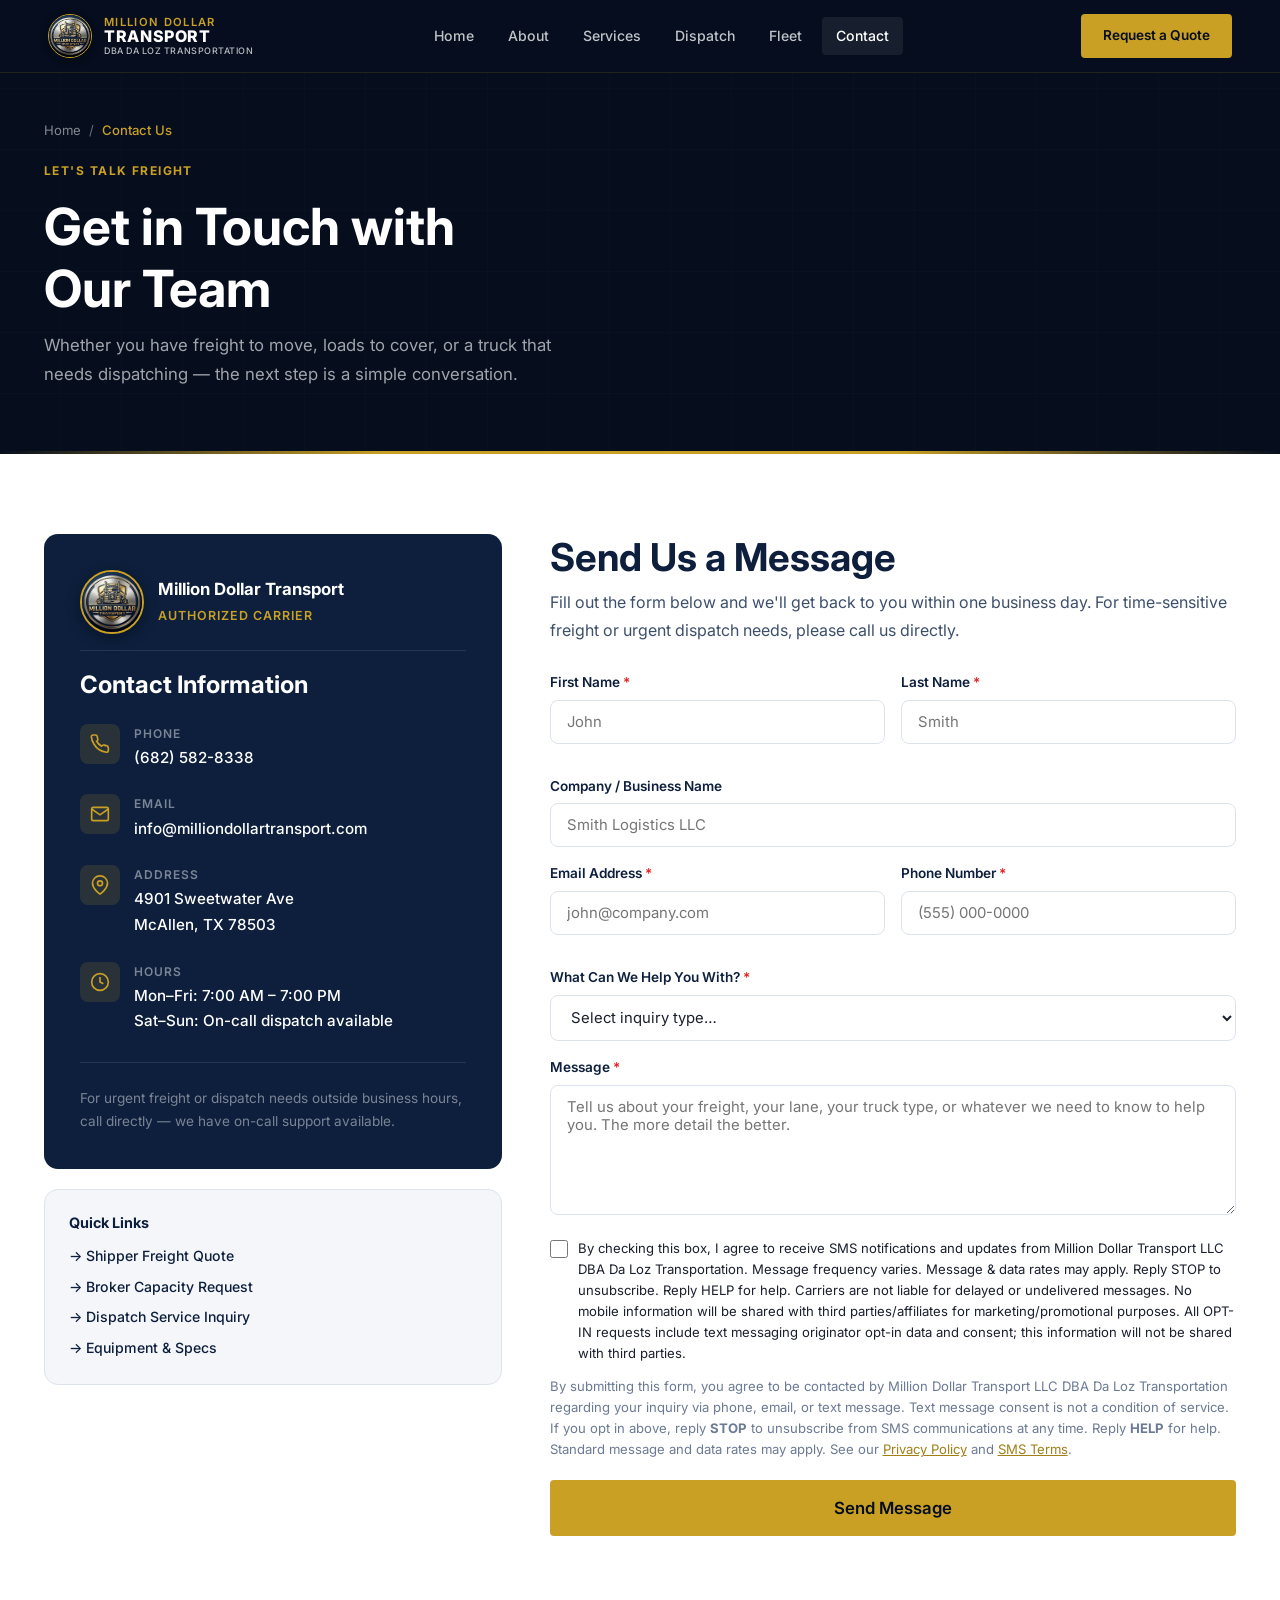
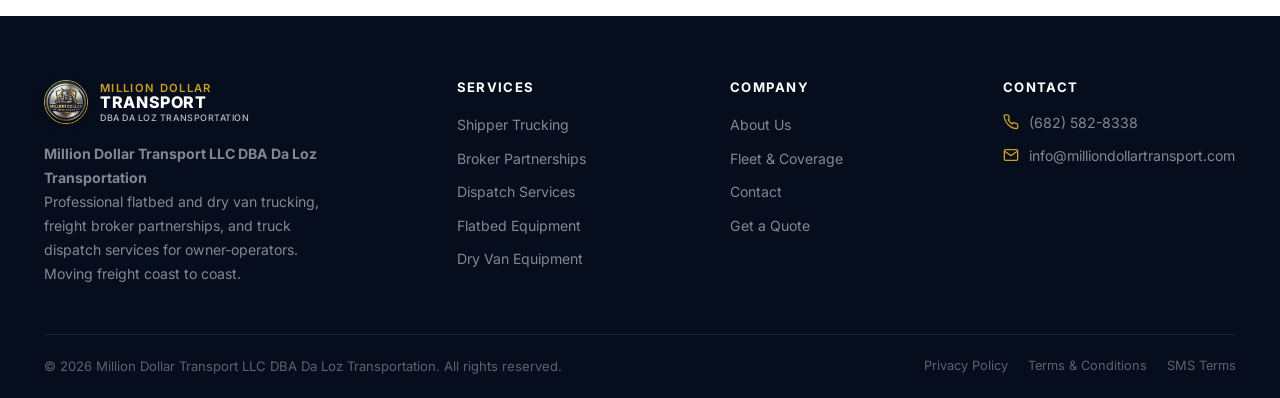
<file: contact.html>
<!DOCTYPE html>
<html lang="en">
<head>
  <meta charset="UTF-8" />
  <meta name="viewport" content="width=device-width, initial-scale=1.0" />
  <title>Contact Us — Million Dollar Transport</title>
  <meta name="description" content="Contact Million Dollar Transport for freight quotes, broker partnerships, or truck dispatch services. Call, email, or fill out our contact form." />
  <link rel="preconnect" href="https://fonts.googleapis.com" />
  <link rel="preconnect" href="https://fonts.gstatic.com" crossorigin />
  <link href="https://fonts.googleapis.com/css2?family=Inter:wght@400;500;600;700;800;900&display=swap" rel="stylesheet" />
  <link rel="stylesheet" href="css/style.css" />
</head>
<body>

<!-- NAV -->
<nav class="site-nav" role="navigation" aria-label="Main navigation">
  <div class="nav-inner">
    <a href="index.html" class="nav-logo" aria-label="Million Dollar Transport LLC DBA Da Loz Transportation — Home">
      <img src="images/logo.jpg" alt="Million Dollar Transport LLC DBA Da Loz Transportation Logo" class="nav-logo-img">
      <div class="nav-logo-text"><span class="nav-logo-line1">Million Dollar</span><span class="nav-logo-line2">Transport</span><span class="nav-logo-dba">DBA Da Loz Transportation</span></div>
    </a>
    <div class="nav-links">
      <a href="index.html">Home</a><a href="about.html">About</a><a href="services.html">Services</a>
      <a href="dispatch.html">Dispatch</a><a href="fleet.html">Fleet</a><a href="contact.html">Contact</a>
    </div>
    <a href="contact.html" class="btn btn--gold btn--sm nav-cta">Request a Quote</a>
    <button class="nav-hamburger" aria-label="Toggle navigation" aria-expanded="false"><span></span><span></span><span></span></button>
  </div>
</nav>
<div class="nav-mobile" role="navigation" aria-label="Mobile navigation">
  <a href="index.html">Home</a><a href="about.html">About Us</a><a href="services.html">Services</a>
  <a href="dispatch.html">Dispatch Services</a><a href="fleet.html">Fleet &amp; Equipment</a>
  <a href="contact.html">Contact</a><a href="contact.html" class="btn btn--gold">Request a Quote</a>
</div>

<!-- PAGE HERO -->
<section class="page-hero">
  <div class="container page-hero-content">
    <div class="breadcrumb"><a href="index.html">Home</a> / <span>Contact Us</span></div>
    <span class="section-label">Let's Talk Freight</span>
    <h1>Get in Touch with<br>Our Team</h1>
    <p>Whether you have freight to move, loads to cover, or a truck that needs dispatching — the next step is a simple conversation.</p>
  </div>
</section>

<!-- CONTACT SECTION -->
<section class="section">
  <div class="container">
    <div class="contact-grid">

      <!-- Contact info panel -->
      <aside>
        <div class="contact-info-card">
          <div style="display:flex;align-items:center;gap:14px;margin-bottom:20px;padding-bottom:16px;border-bottom:1px solid rgba(255,255,255,.1);">
            <img src="images/logo.jpg" alt="Million Dollar Transport Emblem" class="brand-emblem-sm">
            <div>
              <div style="font-weight:700;color:var(--white);font-size:1.05rem;">Million Dollar Transport</div>
              <span style="font-size:.78rem;color:var(--gold);text-transform:uppercase;letter-spacing:.08em;font-weight:600;">Authorized Carrier</span>
            </div>
          </div>
          <h3>Contact Information</h3>

          <div class="contact-item">
            <div class="contact-item-icon">
              <svg viewBox="0 0 24 24" aria-hidden="true"><path d="M22 16.92v3a2 2 0 0 1-2.18 2 19.79 19.79 0 0 1-8.63-3.07A19.5 19.5 0 0 1 4.69 12 19.79 19.79 0 0 1 1.61 3.41 2 2 0 0 1 3.6 1.21h3a2 2 0 0 1 2 1.72c.127.96.361 1.903.7 2.81a2 2 0 0 1-.45 2.11L7.91 8.73a16 16 0 0 0 6 6l.94-.94a2 2 0 0 1 2.11-.45c.907.339 1.85.573 2.81.7A2 2 0 0 1 21.73 16z"/></svg>
            </div>
            <div class="contact-item-text">
              <label>Phone</label>
              <a href="tel:+16825828338">(682) 582-8338</a>
            </div>
          </div>

          <div class="contact-item">
            <div class="contact-item-icon">
              <svg viewBox="0 0 24 24" aria-hidden="true"><path d="M4 4h16c1.1 0 2 .9 2 2v12c0 1.1-.9 2-2 2H4c-1.1 0-2-.9-2-2V6c0-1.1.9-2 2-2z"/><polyline points="22,6 12,13 2,6"/></svg>
            </div>
            <div class="contact-item-text">
              <label>Email</label>
              <a href="mailto:info@milliondollartransport.com">info@milliondollartransport.com</a>
            </div>
          </div>

          <div class="contact-item">
            <div class="contact-item-icon">
              <svg viewBox="0 0 24 24" aria-hidden="true"><path d="M21 10c0 7-9 13-9 13s-9-6-9-13a9 9 0 0 1 18 0z"/><circle cx="12" cy="10" r="3"/></svg>
            </div>
            <div class="contact-item-text">
              <label>Address</label>
              <span>4901 Sweetwater Ave<br>McAllen, TX 78503</span>
            </div>
          </div>

          <div class="contact-item">
            <div class="contact-item-icon">
              <svg viewBox="0 0 24 24" aria-hidden="true"><circle cx="12" cy="12" r="10"/><polyline points="12 6 12 12 16 14"/></svg>
            </div>
            <div class="contact-item-text">
              <label>Hours</label>
              <span>Mon–Fri: 7:00 AM – 7:00 PM<br>Sat–Sun: On-call dispatch available</span>
            </div>
          </div>

          <div style="margin-top:28px;padding-top:24px;border-top:1px solid rgba(255,255,255,.1);">
            <p style="font-size:.85rem;color:rgba(255,255,255,.45);line-height:1.7;">For urgent freight or dispatch needs outside business hours, call directly — we have on-call support available.</p>
          </div>
        </div>

        <!-- Quick links -->
        <div style="margin-top:20px;background:var(--off-white);border:1px solid var(--border);border-radius:var(--radius-lg);padding:24px;">
          <h4 style="margin-bottom:14px;font-size:.9rem;">Quick Links</h4>
          <div style="display:flex;flex-direction:column;gap:8px;">
            <a href="services.html#shippers" style="font-size:.88rem;color:var(--navy);font-weight:500;display:flex;align-items:center;gap:8px;">→ Shipper Freight Quote</a>
            <a href="services.html#brokers" style="font-size:.88rem;color:var(--navy);font-weight:500;display:flex;align-items:center;gap:8px;">→ Broker Capacity Request</a>
            <a href="dispatch.html" style="font-size:.88rem;color:var(--navy);font-weight:500;display:flex;align-items:center;gap:8px;">→ Dispatch Service Inquiry</a>
            <a href="fleet.html" style="font-size:.88rem;color:var(--navy);font-weight:500;display:flex;align-items:center;gap:8px;">→ Equipment &amp; Specs</a>
          </div>
        </div>
      </aside>

      <!-- Contact form -->
      <main>
        <div style="margin-bottom:28px;">
          <h2 style="margin-bottom:8px;">Send Us a Message</h2>
          <p>Fill out the form below and we'll get back to you within one business day. For time-sensitive freight or urgent dispatch needs, please call us directly.</p>
        </div>

        <form id="contact-form" class="contact-form" action="https://formspree.io/f/mljdnznw" method="POST" novalidate>

          <div class="form-grid">
            <div class="form-group">
              <label for="first-name">First Name <span style="color:#dc2626;">*</span></label>
              <input type="text" id="first-name" name="first_name" placeholder="John" required autocomplete="given-name" />
            </div>
            <div class="form-group">
              <label for="last-name">Last Name <span style="color:#dc2626;">*</span></label>
              <input type="text" id="last-name" name="last_name" placeholder="Smith" required autocomplete="family-name" />
            </div>
          </div>

          <div class="form-group">
            <label for="company">Company / Business Name</label>
            <input type="text" id="company" name="company" placeholder="Smith Logistics LLC" autocomplete="organization" />
          </div>

          <div class="form-grid">
            <div class="form-group">
              <label for="email">Email Address <span style="color:#dc2626;">*</span></label>
              <input type="email" id="email" name="email" placeholder="john@company.com" required autocomplete="email" />
            </div>
            <div class="form-group">
              <label for="phone">Phone Number <span style="color:#dc2626;">*</span></label>
              <input type="tel" id="phone" name="phone" placeholder="(555) 000-0000" required autocomplete="tel" />
            </div>
          </div>

          <div class="form-group">
            <label for="inquiry-type">What Can We Help You With? <span style="color:#dc2626;">*</span></label>
            <select id="inquiry-type" name="inquiry_type" required>
              <option value="" disabled selected>Select inquiry type…</option>
              <option value="shipper-quote">I'm a Shipper — Need a Freight Quote</option>
              <option value="broker-capacity">I'm a Broker — Looking for Carrier Capacity</option>
              <option value="dispatch-own-auth">I'm a Driver — Dispatch Under My Own Authority</option>
              <option value="dispatch-mdt-auth">I'm a Driver — Dispatch Under MDT Authority</option>
              <option value="general">General Inquiry</option>
            </select>
          </div>

          <div class="form-group">
            <label for="message">Message <span style="color:#dc2626;">*</span></label>
            <textarea id="message" name="message" required placeholder="Tell us about your freight, your lane, your truck type, or whatever we need to know to help you. The more detail the better."></textarea>
          </div>

          <div class="form-consent">
            <div class="form-sms-consent">
              <input type="checkbox" id="smsConsent" name="smsConsent" value="opted-in" />
              <label for="smsConsent">By checking this box, I agree to receive SMS notifications and updates from Million Dollar Transport LLC DBA Da Loz Transportation. Message frequency varies. Message &amp; data rates may apply. Reply STOP to unsubscribe. Reply HELP for help. Carriers are not liable for delayed or undelivered messages. No mobile information will be shared with third parties/affiliates for marketing/promotional purposes. All OPT-IN requests include text messaging originator opt-in data and consent; this information will not be shared with third parties.</label>
            </div>
            <div class="form-consent-legal">
              By submitting this form, you agree to be contacted by Million Dollar Transport LLC DBA Da Loz Transportation regarding your inquiry via phone, email, or text message. Text message consent is not a condition of service. If you opt in above, reply <strong>STOP</strong> to unsubscribe from SMS communications at any time. Reply <strong>HELP</strong> for help. Standard message and data rates may apply. See our <a href="privacy.html">Privacy Policy</a> and <a href="sms-terms.html">SMS Terms</a>.
            </div>
          </div>

          <button type="submit" id="contact-submit" class="btn btn--gold btn--lg" style="width:100%;justify-content:center;">
            Send Message
          </button>

        </form>
      </main>
    </div>
  </div>
</section>

<!-- FOOTER -->
<footer class="site-footer" role="contentinfo">
  <div class="container">
    <div class="footer-top">
      <div class="footer-brand">
        <div class="footer-logo"><img src="images/logo.jpg" alt="Million Dollar Transport LLC DBA Da Loz Transportation Logo" class="footer-logo-img"><div class="nav-logo-text"><span class="nav-logo-line1">Million Dollar</span><span class="nav-logo-line2">Transport</span><span class="nav-logo-dba">DBA Da Loz Transportation</span></div></div>
        <p><strong>Million Dollar Transport LLC DBA Da Loz Transportation</strong><br>Professional flatbed and dry van trucking, freight broker partnerships, and truck dispatch services for owner-operators. Moving freight coast to coast.</p>
      </div>
      <div class="footer-col"><h4>Services</h4><ul><li><a href="services.html#shippers">Shipper Trucking</a></li><li><a href="services.html#brokers">Broker Partnerships</a></li><li><a href="dispatch.html">Dispatch Services</a></li><li><a href="fleet.html">Flatbed Equipment</a></li><li><a href="fleet.html">Dry Van Equipment</a></li></ul></div>
      <div class="footer-col"><h4>Company</h4><ul><li><a href="about.html">About Us</a></li><li><a href="fleet.html">Fleet &amp; Coverage</a></li><li><a href="contact.html">Contact</a></li><li><a href="contact.html">Get a Quote</a></li></ul></div>
      <div class="footer-col"><h4>Contact</h4>
        <div class="footer-contact-item"><svg viewBox="0 0 24 24" stroke-width="2" fill="none" aria-hidden="true"><path d="M22 16.92v3a2 2 0 0 1-2.18 2 19.79 19.79 0 0 1-8.63-3.07A19.5 19.5 0 0 1 4.69 12 19.79 19.79 0 0 1 1.61 3.41 2 2 0 0 1 3.6 1.21h3a2 2 0 0 1 2 1.72c.127.96.361 1.903.7 2.81a2 2 0 0 1-.45 2.11L7.91 8.73a16 16 0 0 0 6 6l.94-.94a2 2 0 0 1 2.11-.45c.907.339 1.85.573 2.81.7A2 2 0 0 1 21.73 16z"/></svg><a href="tel:+16825828338">(682) 582-8338</a></div>
        <div class="footer-contact-item"><svg viewBox="0 0 24 24" stroke-width="2" fill="none" aria-hidden="true"><path d="M4 4h16c1.1 0 2 .9 2 2v12c0 1.1-.9 2-2 2H4c-1.1 0-2-.9-2-2V6c0-1.1.9-2 2-2z"/><polyline points="22,6 12,13 2,6"/></svg><a href="mailto:info@milliondollartransport.com">info@milliondollartransport.com</a></div>
      </div>
    </div>
    <div class="footer-bottom">
      <p>&copy; 2026 Million Dollar Transport LLC DBA Da Loz Transportation. All rights reserved.</p>
      <div class="footer-legal"><a href="privacy.html">Privacy Policy</a><a href="terms.html">Terms &amp; Conditions</a><a href="sms-terms.html">SMS Terms</a></div>
    </div>
  </div>
</footer>
<script src="js/main.js"></script>
</body>
</html>
</file>
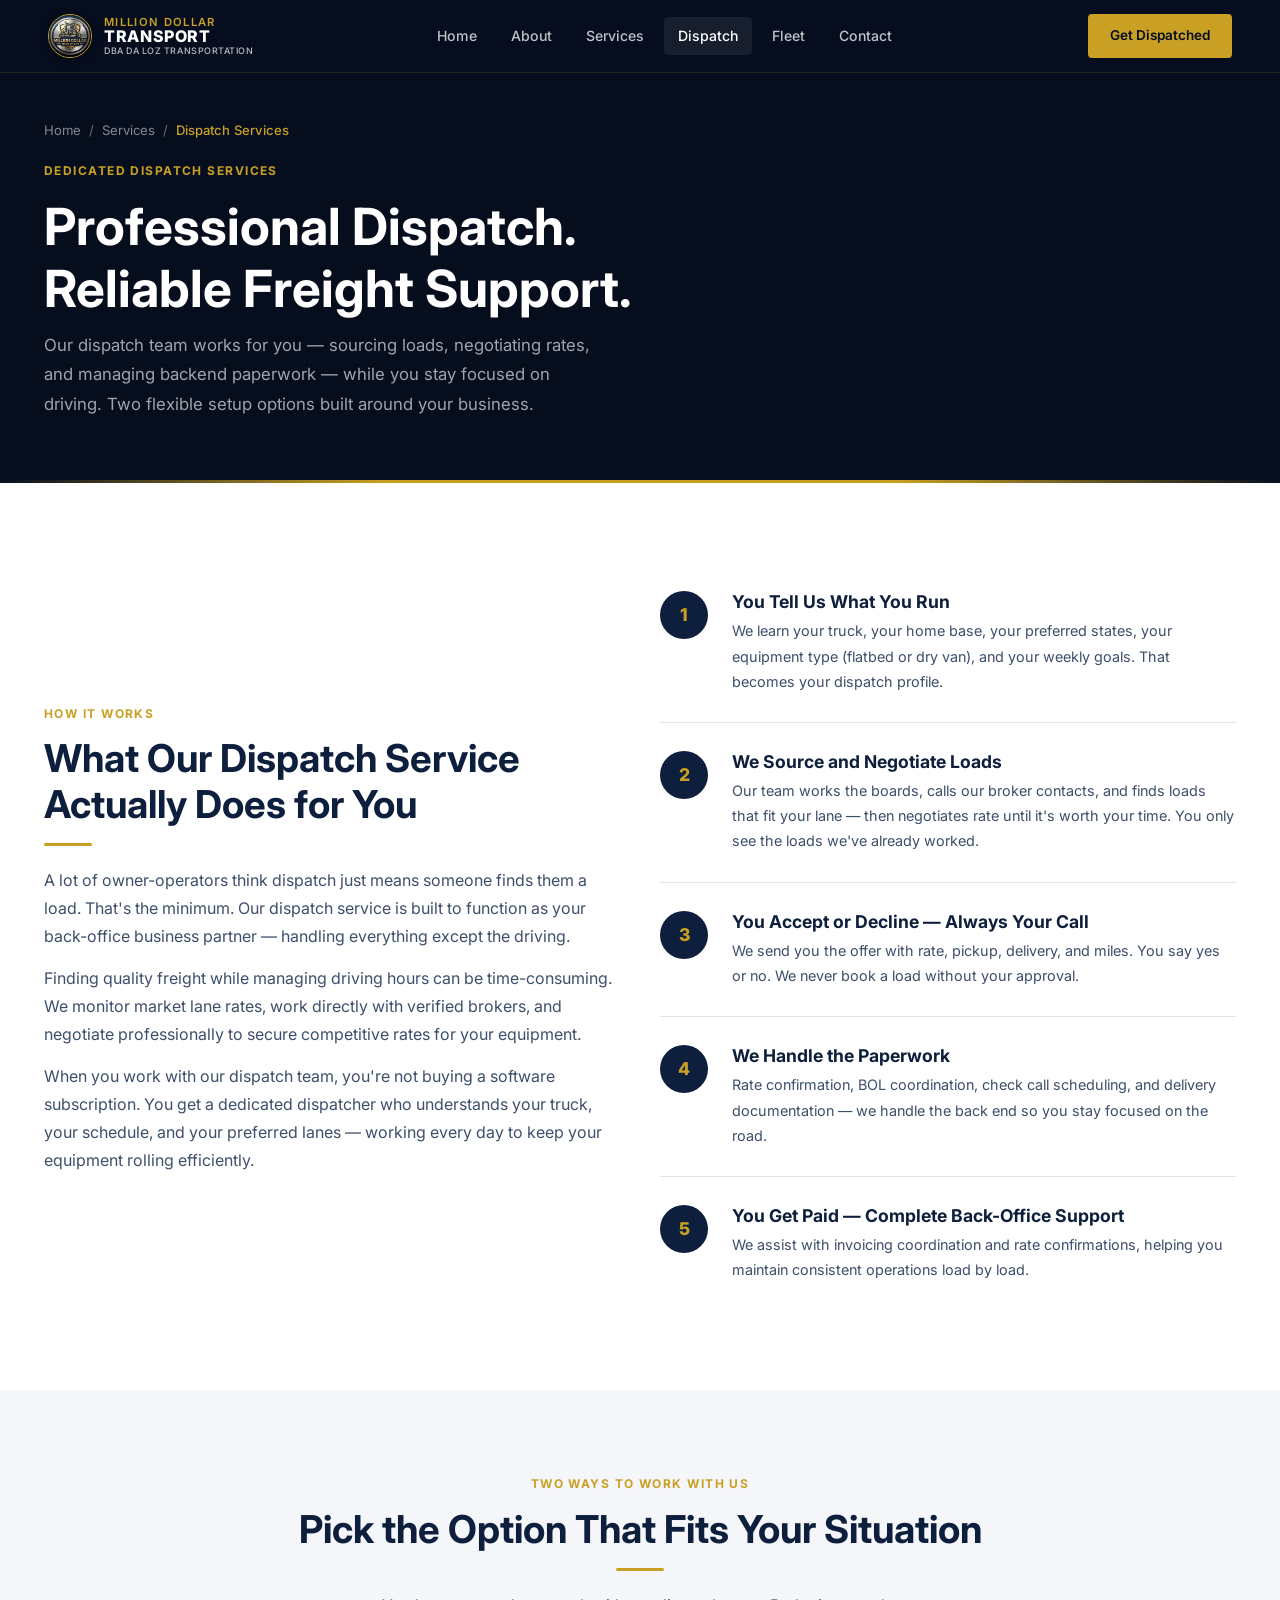
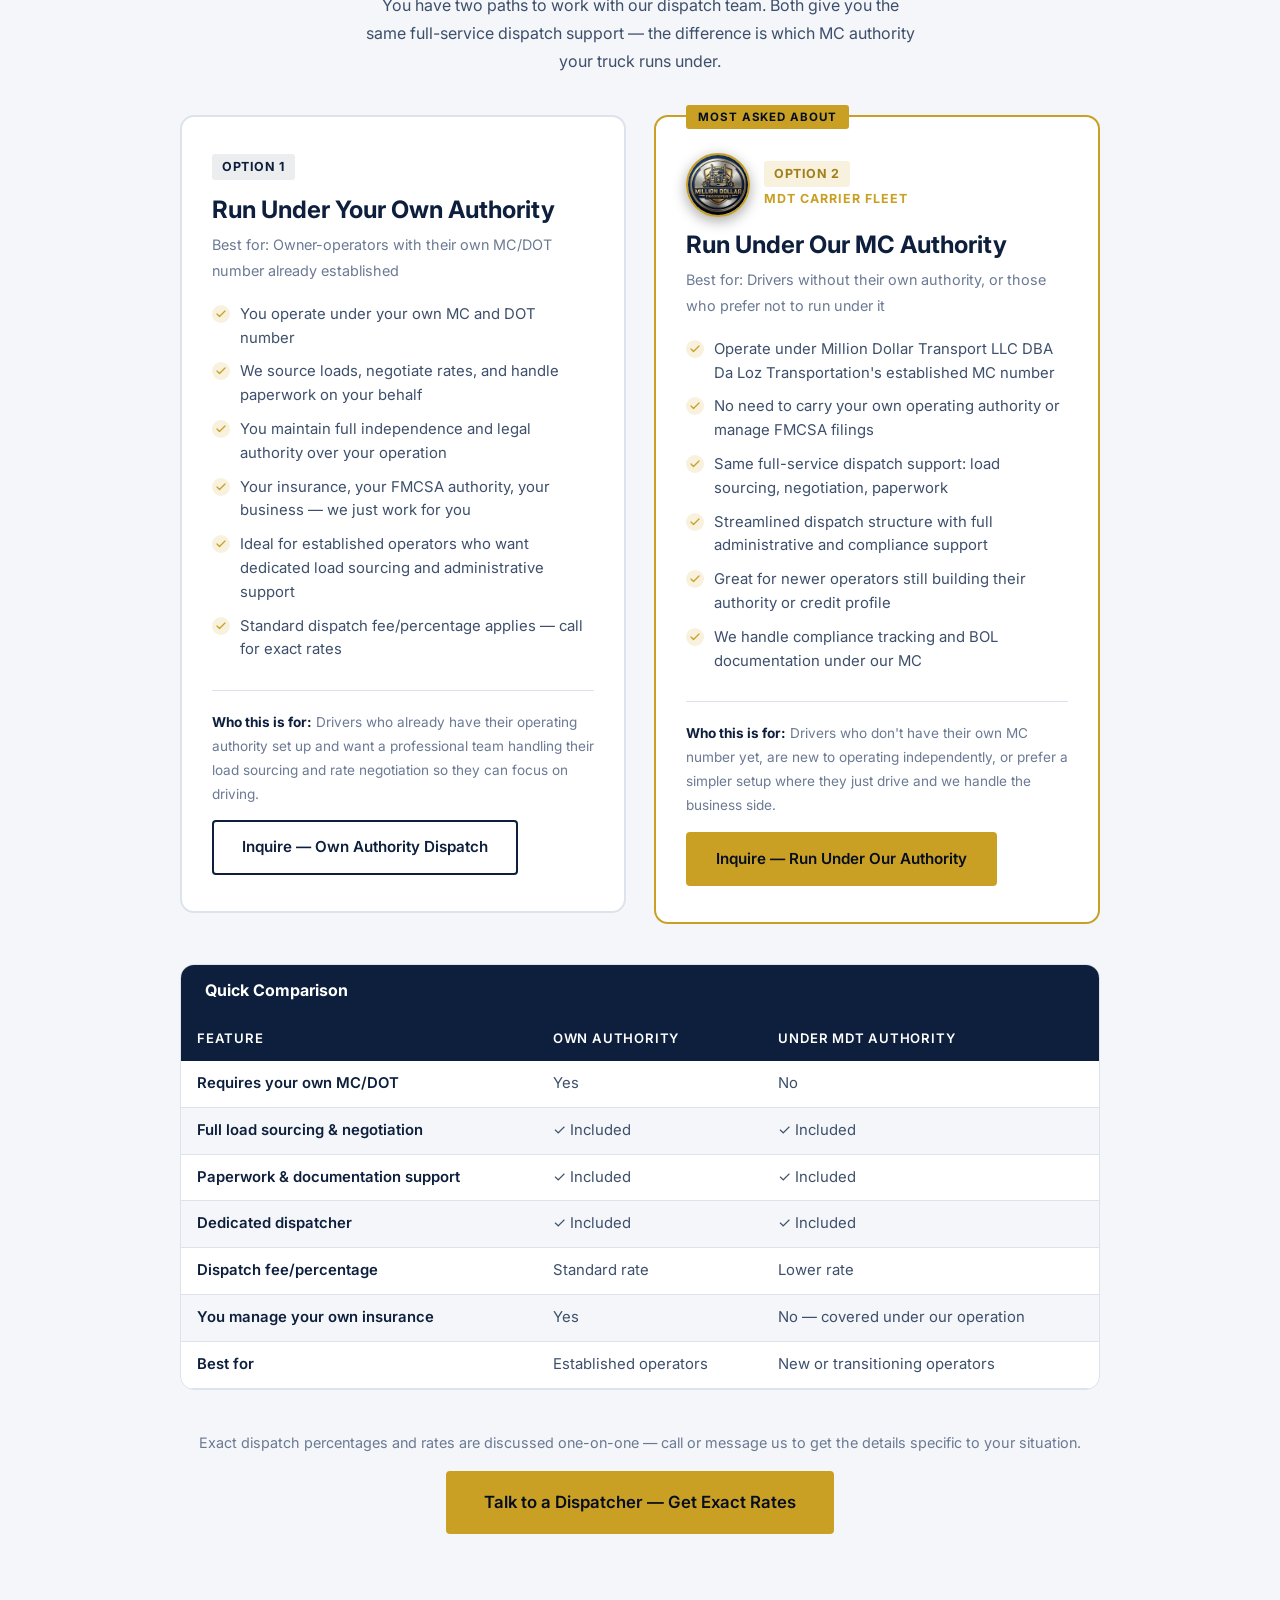
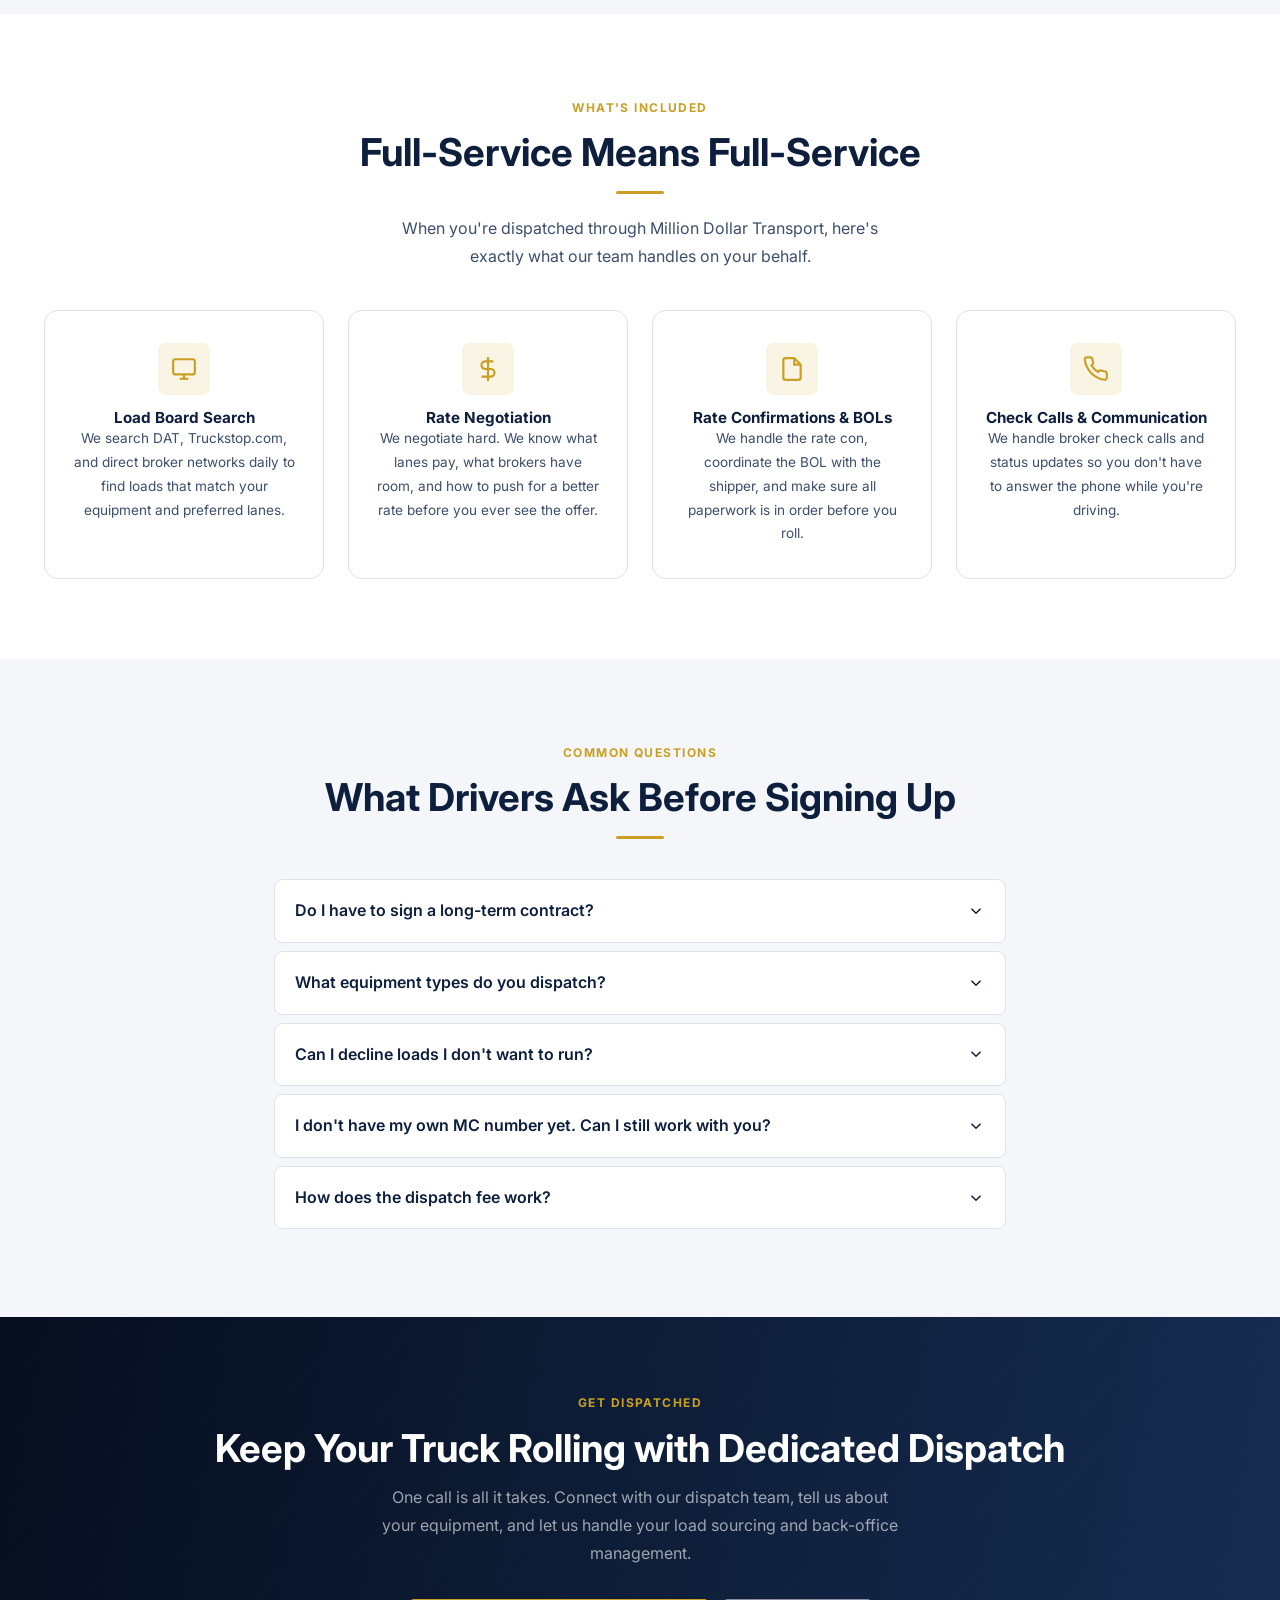
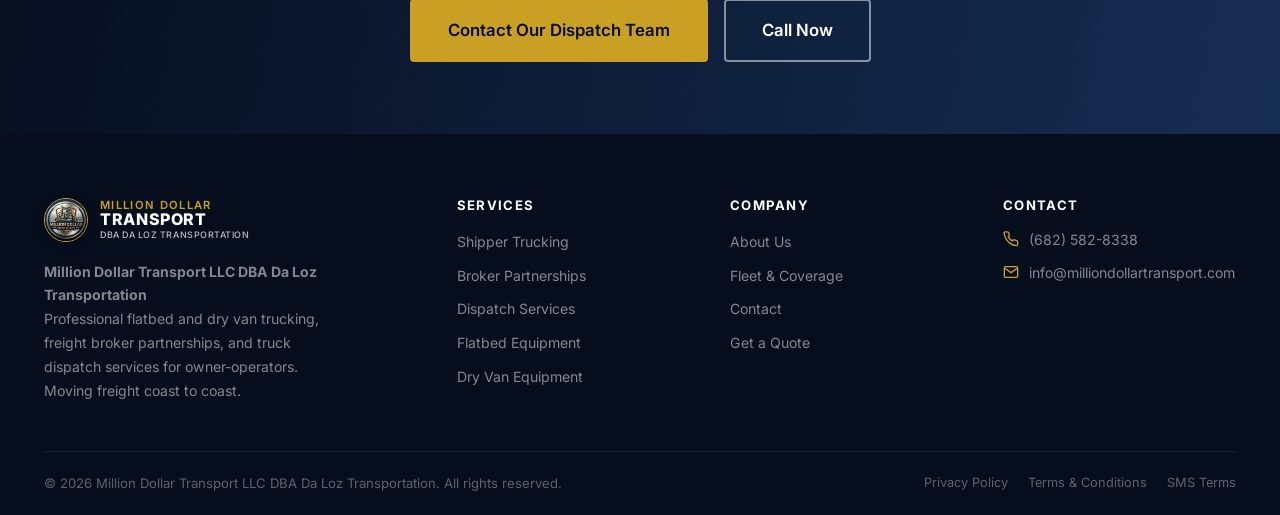
<file: dispatch.html>
<!DOCTYPE html>
<html lang="en">
<head>
  <meta charset="UTF-8" />
  <meta name="viewport" content="width=device-width, initial-scale=1.0" />
  <title>Truck Dispatch Services for Owner-Operators — Million Dollar Transport</title>
  <meta name="description" content="Professional truck dispatch services for flatbed and dry van owner-operators. Run under your own authority or ours. Load sourcing, rate negotiation, paperwork — we handle it so you stay on the road." />
  <link rel="preconnect" href="https://fonts.googleapis.com" />
  <link rel="preconnect" href="https://fonts.gstatic.com" crossorigin />
  <link href="https://fonts.googleapis.com/css2?family=Inter:wght@400;500;600;700;800;900&display=swap" rel="stylesheet" />
  <link rel="stylesheet" href="css/style.css" />
</head>
<body>

<!-- NAV -->
<nav class="site-nav" role="navigation" aria-label="Main navigation">
  <div class="nav-inner">
    <a href="index.html" class="nav-logo" aria-label="Million Dollar Transport LLC DBA Da Loz Transportation — Home">
      <img src="images/logo.jpg" alt="Million Dollar Transport LLC DBA Da Loz Transportation Logo" class="nav-logo-img">
      <div class="nav-logo-text"><span class="nav-logo-line1">Million Dollar</span><span class="nav-logo-line2">Transport</span><span class="nav-logo-dba">DBA Da Loz Transportation</span></div>
    </a>
    <div class="nav-links">
      <a href="index.html">Home</a><a href="about.html">About</a><a href="services.html">Services</a>
      <a href="dispatch.html">Dispatch</a><a href="fleet.html">Fleet</a><a href="contact.html">Contact</a>
    </div>
    <a href="contact.html" class="btn btn--gold btn--sm nav-cta">Get Dispatched</a>
    <button class="nav-hamburger" aria-label="Toggle navigation" aria-expanded="false"><span></span><span></span><span></span></button>
  </div>
</nav>
<div class="nav-mobile" role="navigation" aria-label="Mobile navigation">
  <a href="index.html">Home</a><a href="about.html">About Us</a><a href="services.html">Services</a>
  <a href="dispatch.html">Dispatch Services</a><a href="fleet.html">Fleet &amp; Equipment</a>
  <a href="contact.html">Contact</a><a href="contact.html" class="btn btn--gold">Get Dispatched</a>
</div>

<!-- PAGE HERO -->
<section class="page-hero">
  <div class="container page-hero-content">
    <div class="breadcrumb"><a href="index.html">Home</a> / <a href="services.html">Services</a> / <span>Dispatch Services</span></div>
    <span class="section-label">Dedicated Dispatch Services</span>
    <h1>Professional Dispatch.<br>Reliable Freight Support.</h1>
    <p>Our dispatch team works for you — sourcing loads, negotiating rates, and managing backend paperwork — while you stay focused on driving. Two flexible setup options built around your business.</p>
  </div>
</section>

<!-- WHAT IS DISPATCH -->
<section class="section">
  <div class="container">
    <div class="grid-2 align-center gap-lg">
      <div class="fade-in">
        <span class="section-label">How It Works</span>
        <h2>What Our Dispatch Service Actually Does for You</h2>
        <div class="gold-rule"></div>
        <p>A lot of owner-operators think dispatch just means someone finds them a load. That's the minimum. Our dispatch service is built to function as your back-office business partner — handling everything except the driving.</p>
        <p style="margin-top:14px;">Finding quality freight while managing driving hours can be time-consuming. We monitor market lane rates, work directly with verified brokers, and negotiate professionally to secure competitive rates for your equipment.</p>
        <p style="margin-top:14px;">When you work with our dispatch team, you're not buying a software subscription. You get a dedicated dispatcher who understands your truck, your schedule, and your preferred lanes — working every day to keep your equipment rolling efficiently.</p>
      </div>
      <div class="fade-in" style="transition-delay:.15s;">
        <div class="steps">
          <div class="step-item">
            <div class="step-num">1</div>
            <div class="step-body">
              <h4>You Tell Us What You Run</h4>
              <p style="font-size:.9rem;">We learn your truck, your home base, your preferred states, your equipment type (flatbed or dry van), and your weekly goals. That becomes your dispatch profile.</p>
            </div>
          </div>
          <div class="step-item">
            <div class="step-num">2</div>
            <div class="step-body">
              <h4>We Source and Negotiate Loads</h4>
              <p style="font-size:.9rem;">Our team works the boards, calls our broker contacts, and finds loads that fit your lane — then negotiates rate until it's worth your time. You only see the loads we've already worked.</p>
            </div>
          </div>
          <div class="step-item">
            <div class="step-num">3</div>
            <div class="step-body">
              <h4>You Accept or Decline — Always Your Call</h4>
              <p style="font-size:.9rem;">We send you the offer with rate, pickup, delivery, and miles. You say yes or no. We never book a load without your approval.</p>
            </div>
          </div>
          <div class="step-item">
            <div class="step-num">4</div>
            <div class="step-body">
              <h4>We Handle the Paperwork</h4>
              <p style="font-size:.9rem;">Rate confirmation, BOL coordination, check call scheduling, and delivery documentation — we handle the back end so you stay focused on the road.</p>
            </div>
          </div>
          <div class="step-item" style="border-bottom:none;">
            <div class="step-num">5</div>
            <div class="step-body">
              <h4>You Get Paid — Complete Back-Office Support</h4>
              <p style="font-size:.9rem;">We assist with invoicing coordination and rate confirmations, helping you maintain consistent operations load by load.</p>
            </div>
          </div>
        </div>
      </div>
    </div>
  </div>
</section>

<!-- TWO OPTIONS COMPARISON -->
<section class="section section--gray" id="options">
  <div class="container">
    <div class="text-center mb-lg">
      <span class="section-label">Two Ways to Work With Us</span>
      <h2>Pick the Option That Fits Your Situation</h2>
      <div class="gold-rule gold-rule--center"></div>
      <p style="max-width:560px;margin:0 auto;">You have two paths to work with our dispatch team. Both give you the same full-service dispatch support — the difference is which MC authority your truck runs under.</p>
    </div>

    <div class="grid-2" style="max-width:920px;margin:0 auto;align-items:start;gap:28px;">

      <!-- Option 1: Own Authority -->
      <div class="dispatch-option fade-in">
        <span class="badge badge--navy" style="margin-bottom:16px;">Option 1</span>
        <h3>Run Under Your Own Authority</h3>
        <p class="sub">Best for: Owner-operators with their own MC/DOT number already established</p>
        <div class="dispatch-list">
          <li>You operate under your own MC and DOT number</li>
          <li>We source loads, negotiate rates, and handle paperwork on your behalf</li>
          <li>You maintain full independence and legal authority over your operation</li>
          <li>Your insurance, your FMCSA authority, your business — we just work for you</li>
          <li>Ideal for established operators who want dedicated load sourcing and administrative support</li>
          <li>Standard dispatch fee/percentage applies — call for exact rates</li>
        </div>
        <div style="border-top:1px solid var(--border);padding-top:20px;margin-top:4px;">
          <p style="font-size:.85rem;color:var(--text-muted);margin-bottom:14px;"><strong style="color:var(--navy);">Who this is for:</strong> Drivers who already have their operating authority set up and want a professional team handling their load sourcing and rate negotiation so they can focus on driving.</p>
          <a href="contact.html" class="btn btn--outline-navy">Inquire — Own Authority Dispatch</a>
        </div>
      </div>

      <!-- Option 2: Under MDT Authority -->
      <div class="dispatch-option featured fade-in" style="transition-delay:.1s;">
        <div class="featured-badge">Most Asked About</div>
        <div style="display:flex;align-items:center;gap:14px;margin-bottom:14px;">
          <img src="images/logo.jpg" alt="MDT Carrier Emblem" class="brand-emblem-sm">
          <div>
            <span class="badge">Option 2</span>
            <div style="font-size:.78rem;color:var(--gold);font-weight:700;text-transform:uppercase;letter-spacing:.08em;margin-top:2px;">MDT Carrier Fleet</div>
          </div>
        </div>
        <h3>Run Under Our MC Authority</h3>
        <p class="sub">Best for: Drivers without their own authority, or those who prefer not to run under it</p>
        <div class="dispatch-list">
          <li>Operate under Million Dollar Transport LLC DBA Da Loz Transportation's established MC number</li>
          <li>No need to carry your own operating authority or manage FMCSA filings</li>
          <li>Same full-service dispatch support: load sourcing, negotiation, paperwork</li>
          <li>Streamlined dispatch structure with full administrative and compliance support</li>
          <li>Great for newer operators still building their authority or credit profile</li>
          <li>We handle compliance tracking and BOL documentation under our MC</li>
        </div>
        <div style="border-top:1px solid var(--border);padding-top:20px;margin-top:4px;">
          <p style="font-size:.85rem;color:var(--text-muted);margin-bottom:14px;"><strong style="color:var(--navy);">Who this is for:</strong> Drivers who don't have their own MC number yet, are new to operating independently, or prefer a simpler setup where they just drive and we handle the business side.</p>
          <a href="contact.html" class="btn btn--gold">Inquire — Run Under Our Authority</a>
        </div>
      </div>
    </div>

    <!-- Comparison table -->
    <div style="max-width:920px;margin:40px auto 0;background:var(--white);border:1px solid var(--border);border-radius:var(--radius-lg);overflow:hidden;">
      <div style="background:var(--navy);padding:16px 24px;">
        <h3 style="color:var(--white);font-size:1rem;margin:0;">Quick Comparison</h3>
      </div>
      <table class="fleet-spec-table" style="margin:0;">
        <thead>
          <tr>
            <th>Feature</th>
            <th>Own Authority</th>
            <th>Under MDT Authority</th>
          </tr>
        </thead>
        <tbody>
          <tr><td>Requires your own MC/DOT</td><td>Yes</td><td>No</td></tr>
          <tr><td>Full load sourcing &amp; negotiation</td><td>✓ Included</td><td>✓ Included</td></tr>
          <tr><td>Paperwork &amp; documentation support</td><td>✓ Included</td><td>✓ Included</td></tr>
          <tr><td>Dedicated dispatcher</td><td>✓ Included</td><td>✓ Included</td></tr>
          <tr><td>Dispatch fee/percentage</td><td>Standard rate</td><td>Lower rate</td></tr>
          <tr><td>You manage your own insurance</td><td>Yes</td><td>No — covered under our operation</td></tr>
          <tr><td>Best for</td><td>Established operators</td><td>New or transitioning operators</td></tr>
        </tbody>
      </table>
    </div>

    <div class="text-center mt-lg">
      <p style="font-size:.9rem;color:var(--text-muted);margin-bottom:16px;">Exact dispatch percentages and rates are discussed one-on-one — call or message us to get the details specific to your situation.</p>
      <a href="contact.html" class="btn btn--gold btn--lg">Talk to a Dispatcher — Get Exact Rates</a>
    </div>
  </div>
</section>

<!-- WHAT WE HANDLE -->
<section class="section">
  <div class="container">
    <div class="text-center mb-lg">
      <span class="section-label">What's Included</span>
      <h2>Full-Service Means Full-Service</h2>
      <div class="gold-rule gold-rule--center"></div>
      <p style="max-width:520px;margin:0 auto;">When you're dispatched through Million Dollar Transport, here's exactly what our team handles on your behalf.</p>
    </div>
    <div class="grid-4">
      <div class="card text-center fade-in">
        <div class="card-icon" style="margin:0 auto 14px;"><svg viewBox="0 0 24 24" aria-hidden="true"><rect x="2" y="3" width="20" height="14" rx="2"/><line x1="8" y1="21" x2="16" y2="21"/><line x1="12" y1="17" x2="12" y2="21"/></svg></div>
        <h4 style="font-size:.95rem;">Load Board Search</h4>
        <p style="font-size:.85rem;">We search DAT, Truckstop.com, and direct broker networks daily to find loads that match your equipment and preferred lanes.</p>
      </div>
      <div class="card text-center fade-in" style="transition-delay:.08s;">
        <div class="card-icon" style="margin:0 auto 14px;"><svg viewBox="0 0 24 24" aria-hidden="true"><line x1="12" y1="1" x2="12" y2="23"/><path d="M17 5H9.5a3.5 3.5 0 0 0 0 7h5a3.5 3.5 0 0 1 0 7H6"/></svg></div>
        <h4 style="font-size:.95rem;">Rate Negotiation</h4>
        <p style="font-size:.85rem;">We negotiate hard. We know what lanes pay, what brokers have room, and how to push for a better rate before you ever see the offer.</p>
      </div>
      <div class="card text-center fade-in" style="transition-delay:.16s;">
        <div class="card-icon" style="margin:0 auto 14px;"><svg viewBox="0 0 24 24" aria-hidden="true"><path d="M14 2H6a2 2 0 0 0-2 2v16a2 2 0 0 0 2 2h12a2 2 0 0 0 2-2V8z"/><polyline points="14 2 14 8 20 8"/></svg></div>
        <h4 style="font-size:.95rem;">Rate Confirmations &amp; BOLs</h4>
        <p style="font-size:.85rem;">We handle the rate con, coordinate the BOL with the shipper, and make sure all paperwork is in order before you roll.</p>
      </div>
      <div class="card text-center fade-in" style="transition-delay:.24s;">
        <div class="card-icon" style="margin:0 auto 14px;"><svg viewBox="0 0 24 24" aria-hidden="true"><path d="M22 16.92v3a2 2 0 0 1-2.18 2 19.79 19.79 0 0 1-8.63-3.07A19.5 19.5 0 0 1 4.69 12 19.79 19.79 0 0 1 1.61 3.41 2 2 0 0 1 3.6 1.21h3a2 2 0 0 1 2 1.72c.127.96.361 1.903.7 2.81a2 2 0 0 1-.45 2.11L7.91 8.73a16 16 0 0 0 6 6l.94-.94a2 2 0 0 1 2.11-.45c.907.339 1.85.573 2.81.7A2 2 0 0 1 21.73 16z"/></svg></div>
        <h4 style="font-size:.95rem;">Check Calls &amp; Communication</h4>
        <p style="font-size:.85rem;">We handle broker check calls and status updates so you don't have to answer the phone while you're driving.</p>
      </div>
    </div>
  </div>
</section>

<!-- FAQ -->
<section class="section section--gray">
  <div class="container" style="max-width:780px;">
    <div class="text-center mb-lg">
      <span class="section-label">Common Questions</span>
      <h2>What Drivers Ask Before Signing Up</h2>
      <div class="gold-rule gold-rule--center"></div>
    </div>
    <div style="display:flex;flex-direction:column;gap:0;">
      <details style="border:1px solid var(--border);border-radius:var(--radius);margin-bottom:8px;background:var(--white);">
        <summary style="padding:18px 20px;font-weight:600;color:var(--navy);cursor:pointer;list-style:none;display:flex;justify-content:space-between;align-items:center;">
          Do I have to sign a long-term contract?
          <svg width="18" height="18" viewBox="0 0 24 24" fill="none" stroke="currentColor" stroke-width="2" style="flex-shrink:0;transition:.2s;"><polyline points="6 9 12 15 18 9"/></svg>
        </summary>
        <div style="padding:0 20px 18px;color:var(--steel);font-size:.93rem;line-height:1.7;">No long-term lock-in. We believe our service quality and transparent communication should earn your business every day. We discuss service terms clearly upfront with no complicated commitments.</div>
      </details>
      <details style="border:1px solid var(--border);border-radius:var(--radius);margin-bottom:8px;background:var(--white);">
        <summary style="padding:18px 20px;font-weight:600;color:var(--navy);cursor:pointer;list-style:none;display:flex;justify-content:space-between;align-items:center;">
          What equipment types do you dispatch?
          <svg width="18" height="18" viewBox="0 0 24 24" fill="none" stroke="currentColor" stroke-width="2" style="flex-shrink:0;"><polyline points="6 9 12 15 18 9"/></svg>
        </summary>
        <div style="padding:0 20px 18px;color:var(--steel);font-size:.93rem;line-height:1.7;">We specialize in flatbed and dry van. If you're running one of these equipment types, we can dispatch you. Contact us to discuss your specific setup.</div>
      </details>
      <details style="border:1px solid var(--border);border-radius:var(--radius);margin-bottom:8px;background:var(--white);">
        <summary style="padding:18px 20px;font-weight:600;color:var(--navy);cursor:pointer;list-style:none;display:flex;justify-content:space-between;align-items:center;">
          Can I decline loads I don't want to run?
          <svg width="18" height="18" viewBox="0 0 24 24" fill="none" stroke="currentColor" stroke-width="2" style="flex-shrink:0;"><polyline points="6 9 12 15 18 9"/></svg>
        </summary>
        <div style="padding:0 20px 18px;color:var(--steel);font-size:.93rem;line-height:1.7;">Absolutely. We never book a load without your explicit approval. Every offer comes to you — rate, pickup, delivery, miles — and you decide. You're the owner-operator; it's your truck and your call.</div>
      </details>
      <details style="border:1px solid var(--border);border-radius:var(--radius);margin-bottom:8px;background:var(--white);">
        <summary style="padding:18px 20px;font-weight:600;color:var(--navy);cursor:pointer;list-style:none;display:flex;justify-content:space-between;align-items:center;">
          I don't have my own MC number yet. Can I still work with you?
          <svg width="18" height="18" viewBox="0 0 24 24" fill="none" stroke="currentColor" stroke-width="2" style="flex-shrink:0;"><polyline points="6 9 12 15 18 9"/></svg>
        </summary>
        <div style="padding:0 20px 18px;color:var(--steel);font-size:.93rem;line-height:1.7;">Yes — that's exactly what Option 2 is for. You can operate under our MC authority while you build your business. You get the same full dispatch support, typically at a lower percentage than the own-authority option. Call us to discuss the details.</div>
      </details>
      <details style="border:1px solid var(--border);border-radius:var(--radius);margin-bottom:8px;background:var(--white);">
        <summary style="padding:18px 20px;font-weight:600;color:var(--navy);cursor:pointer;list-style:none;display:flex;justify-content:space-between;align-items:center;">
          How does the dispatch fee work?
          <svg width="18" height="18" viewBox="0 0 24 24" fill="none" stroke="currentColor" stroke-width="2" style="flex-shrink:0;"><polyline points="6 9 12 15 18 9"/></svg>
        </summary>
        <div style="padding:0 20px 18px;color:var(--steel);font-size:.93rem;line-height:1.7;">Our dispatch fee is a percentage of the load rate confirmed on the rate con — discussed and agreed upon transparently before we begin working together. Call or message us for full fee schedules based on your setup (own authority vs. under our MC).</div>
      </details>
    </div>
  </div>
</section>

<!-- CTA -->
<div class="cta-band">
  <div class="container">
    <span class="section-label">Get Dispatched</span>
    <h2>Keep Your Truck Rolling with Dedicated Dispatch</h2>
    <p>One call is all it takes. Connect with our dispatch team, tell us about your equipment, and let us handle your load sourcing and back-office management.</p>
    <div class="actions">
      <a href="contact.html" class="btn btn--gold btn--lg">Contact Our Dispatch Team</a>
      <a href="tel:+16825828338" class="btn btn--outline-white btn--lg">Call Now</a>
    </div>
  </div>
</div>

<!-- FOOTER -->
<footer class="site-footer" role="contentinfo">
  <div class="container">
    <div class="footer-top">
      <div class="footer-brand">
        <div class="footer-logo"><img src="images/logo.jpg" alt="Million Dollar Transport LLC DBA Da Loz Transportation Logo" class="footer-logo-img"><div class="nav-logo-text"><span class="nav-logo-line1">Million Dollar</span><span class="nav-logo-line2">Transport</span><span class="nav-logo-dba">DBA Da Loz Transportation</span></div></div>
        <p><strong>Million Dollar Transport LLC DBA Da Loz Transportation</strong><br>Professional flatbed and dry van trucking, freight broker partnerships, and truck dispatch services for owner-operators. Moving freight coast to coast.</p>
      </div>
      <div class="footer-col"><h4>Services</h4><ul><li><a href="services.html#shippers">Shipper Trucking</a></li><li><a href="services.html#brokers">Broker Partnerships</a></li><li><a href="dispatch.html">Dispatch Services</a></li><li><a href="fleet.html">Flatbed Equipment</a></li><li><a href="fleet.html">Dry Van Equipment</a></li></ul></div>
      <div class="footer-col"><h4>Company</h4><ul><li><a href="about.html">About Us</a></li><li><a href="fleet.html">Fleet &amp; Coverage</a></li><li><a href="contact.html">Contact</a></li><li><a href="contact.html">Get a Quote</a></li></ul></div>
      <div class="footer-col"><h4>Contact</h4>
        <div class="footer-contact-item"><svg viewBox="0 0 24 24" stroke-width="2" fill="none" aria-hidden="true"><path d="M22 16.92v3a2 2 0 0 1-2.18 2 19.79 19.79 0 0 1-8.63-3.07A19.5 19.5 0 0 1 4.69 12 19.79 19.79 0 0 1 1.61 3.41 2 2 0 0 1 3.6 1.21h3a2 2 0 0 1 2 1.72c.127.96.361 1.903.7 2.81a2 2 0 0 1-.45 2.11L7.91 8.73a16 16 0 0 0 6 6l.94-.94a2 2 0 0 1 2.11-.45c.907.339 1.85.573 2.81.7A2 2 0 0 1 21.73 16z"/></svg><a href="tel:+16825828338">(682) 582-8338</a></div>
        <div class="footer-contact-item"><svg viewBox="0 0 24 24" stroke-width="2" fill="none" aria-hidden="true"><path d="M4 4h16c1.1 0 2 .9 2 2v12c0 1.1-.9 2-2 2H4c-1.1 0-2-.9-2-2V6c0-1.1.9-2 2-2z"/><polyline points="22,6 12,13 2,6"/></svg><a href="mailto:info@milliondollartransport.com">info@milliondollartransport.com</a></div>
      </div>
    </div>
    <div class="footer-bottom">
      <p>&copy; 2026 Million Dollar Transport LLC DBA Da Loz Transportation. All rights reserved.</p>
      <div class="footer-legal"><a href="privacy.html">Privacy Policy</a><a href="terms.html">Terms &amp; Conditions</a><a href="sms-terms.html">SMS Terms</a></div>
    </div>
  </div>
</footer>
<script src="js/main.js"></script>
</body>
</html>
</file>
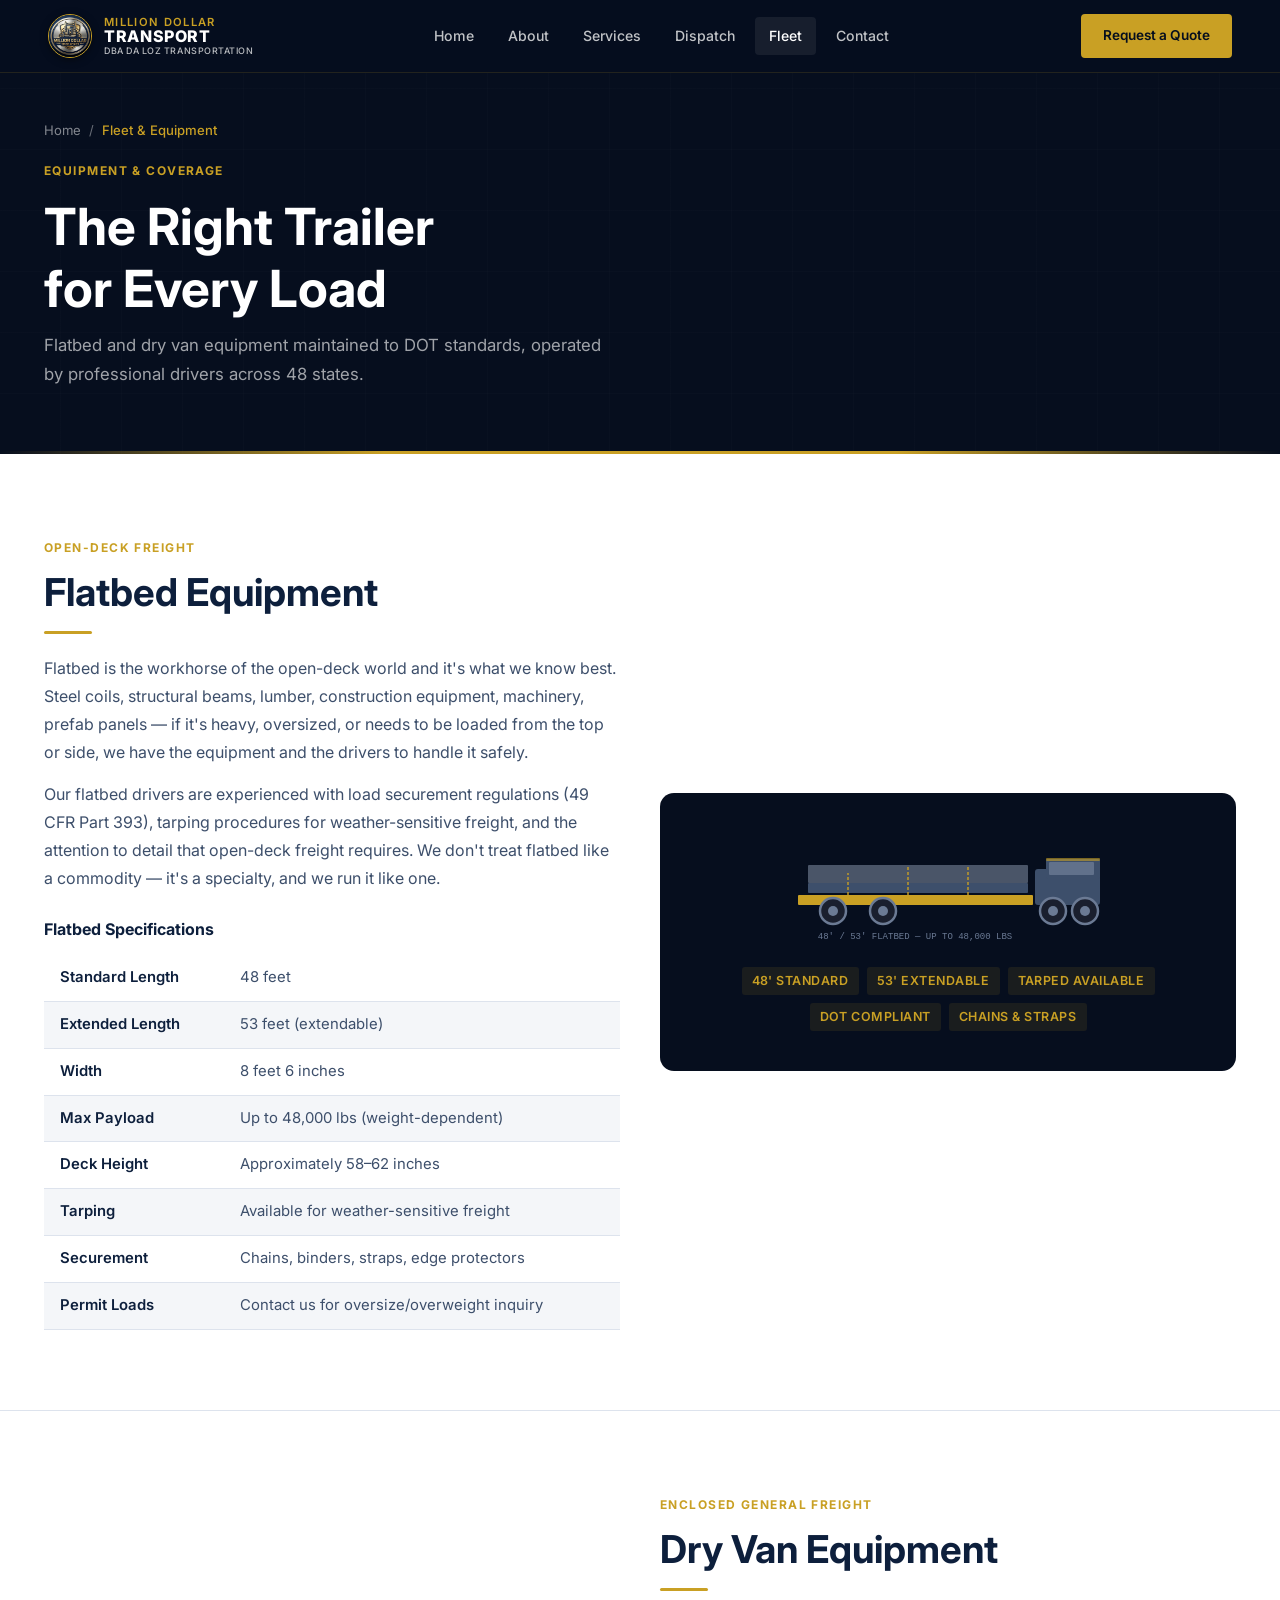
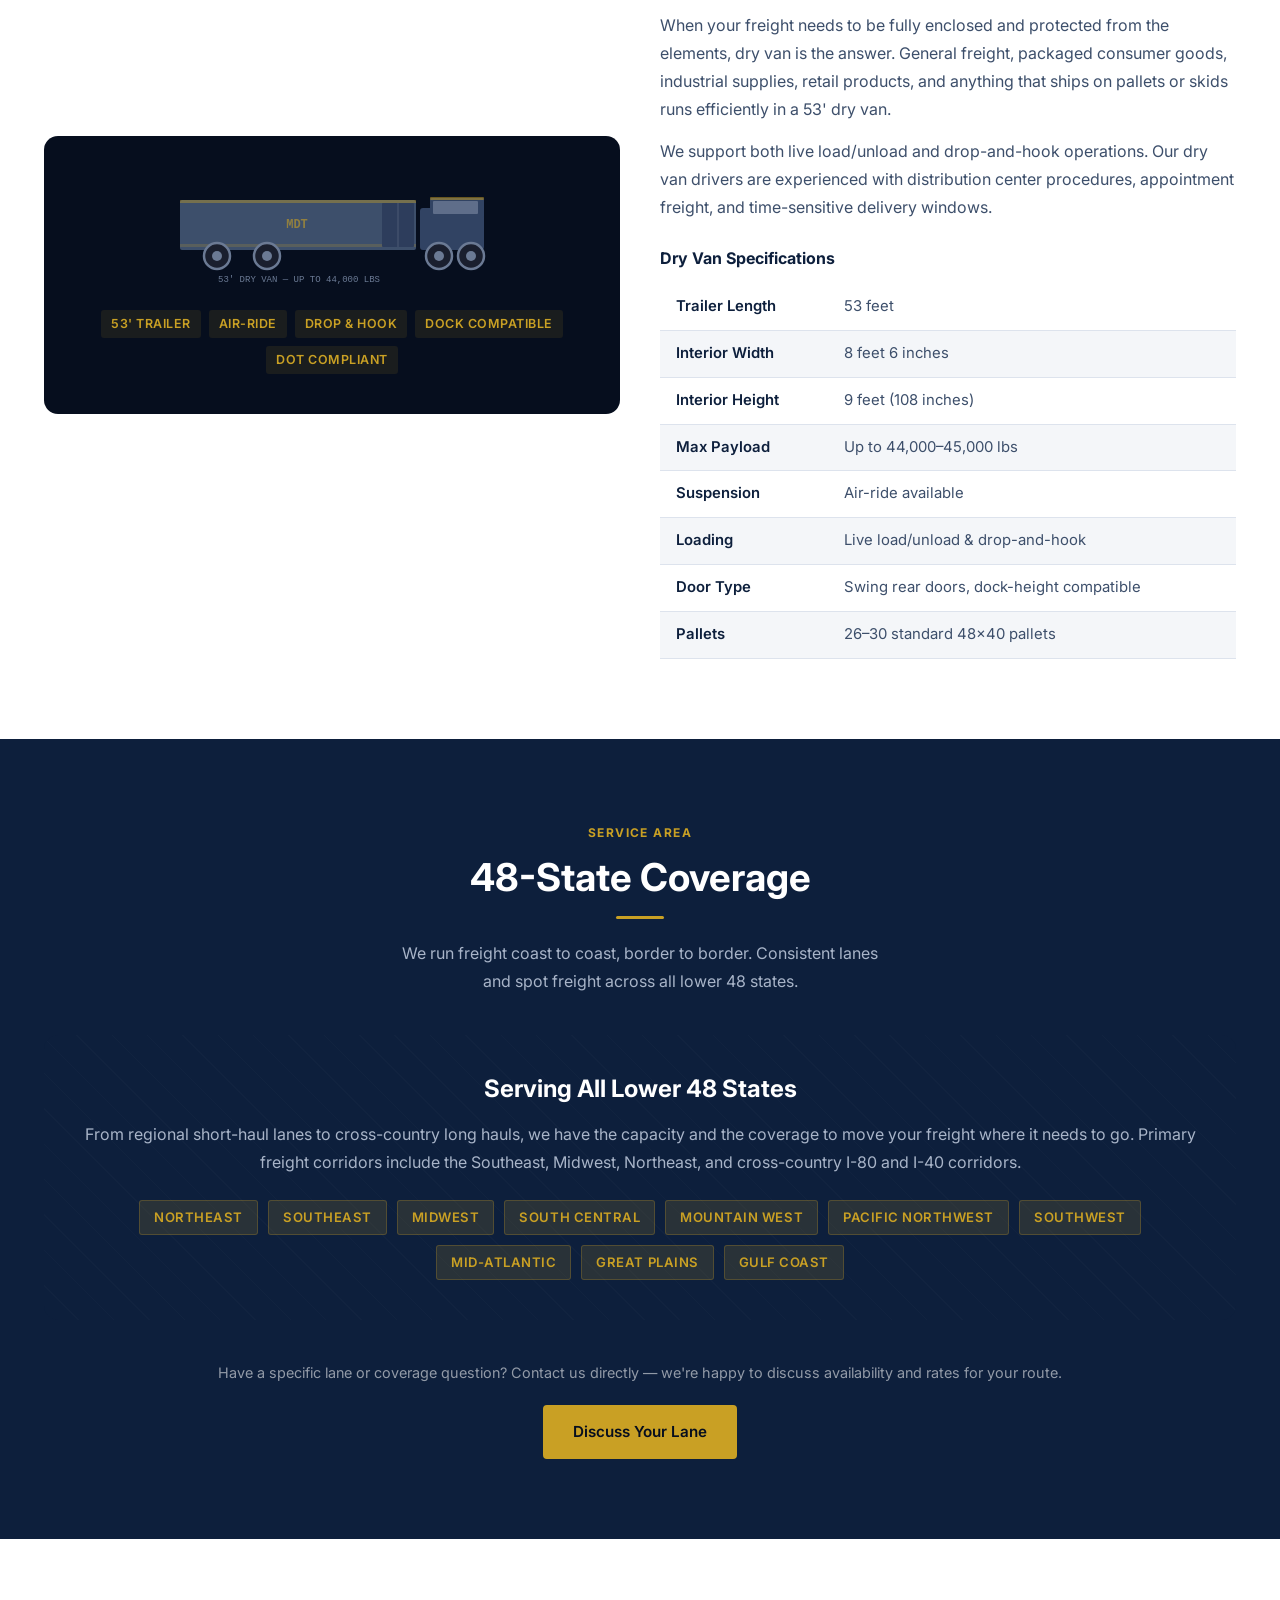
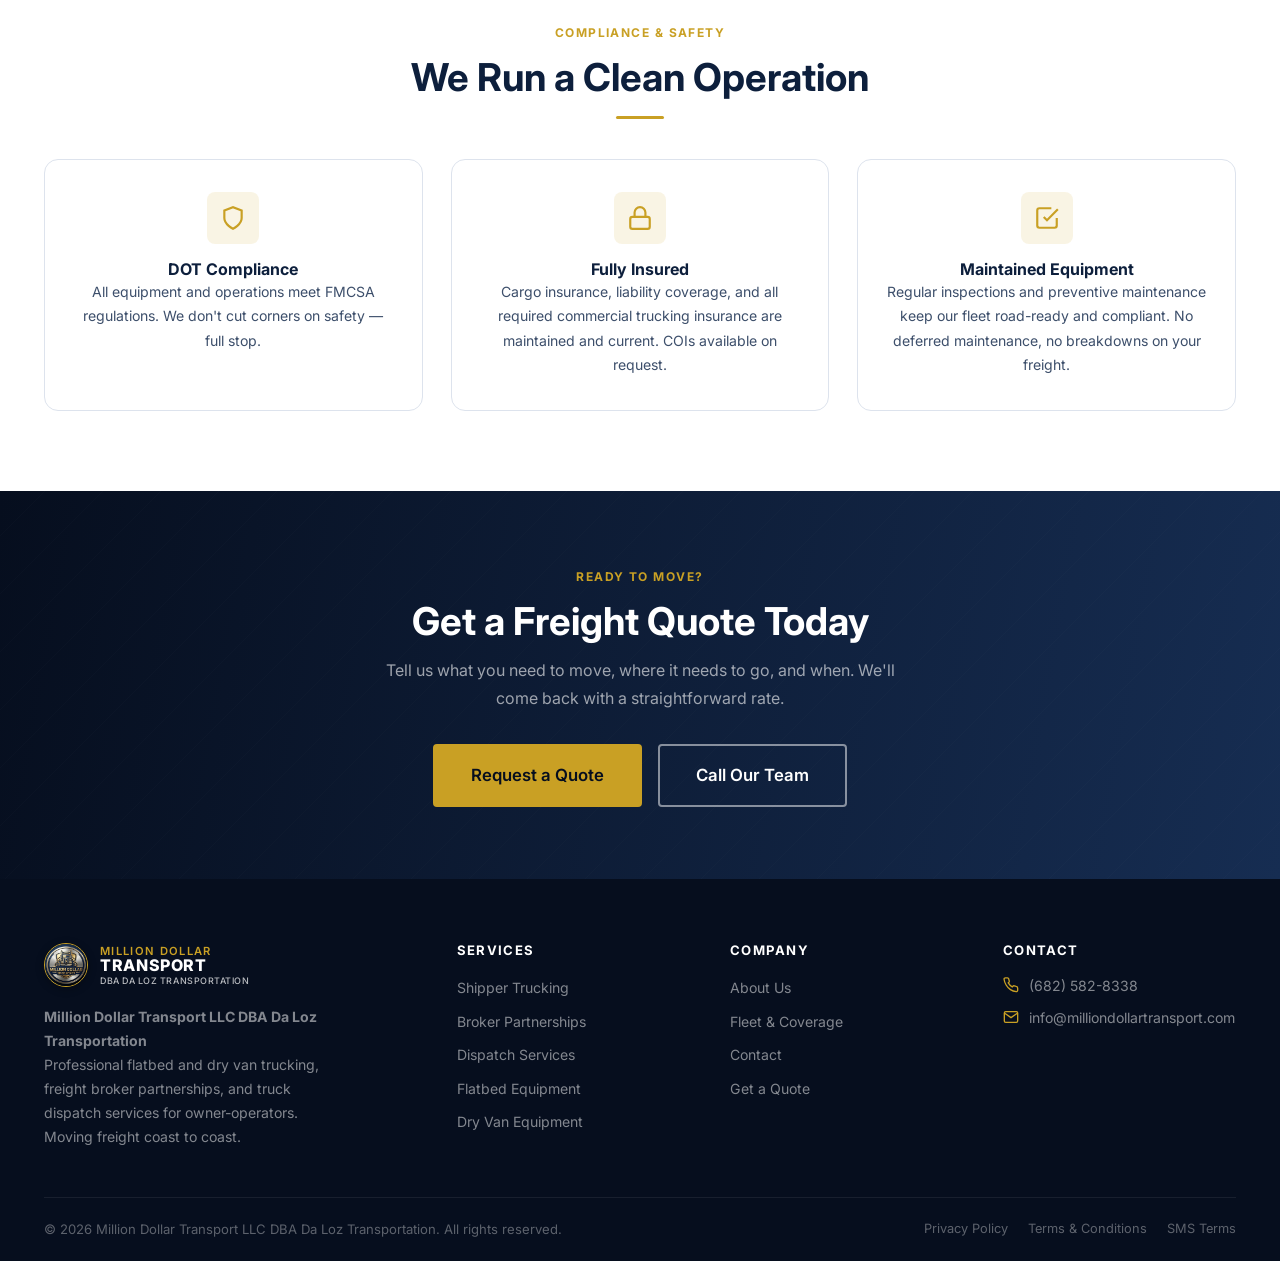
<file: fleet.html>
<!DOCTYPE html>
<html lang="en">
<head>
  <meta charset="UTF-8" />
  <meta name="viewport" content="width=device-width, initial-scale=1.0" />
  <title>Fleet &amp; Equipment — Flatbed and Dry Van | Million Dollar Transport</title>
  <meta name="description" content="Million Dollar Transport operates flatbed and dry van equipment across 48 states. View our equipment specifications, capacity details, and coverage areas." />
  <link rel="preconnect" href="https://fonts.googleapis.com" />
  <link rel="preconnect" href="https://fonts.gstatic.com" crossorigin />
  <link href="https://fonts.googleapis.com/css2?family=Inter:wght@400;500;600;700;800;900&display=swap" rel="stylesheet" />
  <link rel="stylesheet" href="css/style.css" />
</head>
<body>

<!-- NAV -->
<nav class="site-nav" role="navigation" aria-label="Main navigation">
  <div class="nav-inner">
    <a href="index.html" class="nav-logo" aria-label="Million Dollar Transport LLC DBA Da Loz Transportation — Home">
      <img src="images/logo.jpg" alt="Million Dollar Transport LLC DBA Da Loz Transportation Logo" class="nav-logo-img">
      <div class="nav-logo-text"><span class="nav-logo-line1">Million Dollar</span><span class="nav-logo-line2">Transport</span><span class="nav-logo-dba">DBA Da Loz Transportation</span></div>
    </a>
    <div class="nav-links">
      <a href="index.html">Home</a><a href="about.html">About</a><a href="services.html">Services</a>
      <a href="dispatch.html">Dispatch</a><a href="fleet.html">Fleet</a><a href="contact.html">Contact</a>
    </div>
    <a href="contact.html" class="btn btn--gold btn--sm nav-cta">Request a Quote</a>
    <button class="nav-hamburger" aria-label="Toggle navigation" aria-expanded="false"><span></span><span></span><span></span></button>
  </div>
</nav>
<div class="nav-mobile" role="navigation" aria-label="Mobile navigation">
  <a href="index.html">Home</a><a href="about.html">About Us</a><a href="services.html">Services</a>
  <a href="dispatch.html">Dispatch Services</a><a href="fleet.html">Fleet &amp; Equipment</a>
  <a href="contact.html">Contact</a><a href="contact.html" class="btn btn--gold">Request a Quote</a>
</div>

<!-- PAGE HERO -->
<section class="page-hero">
  <div class="container page-hero-content">
    <div class="breadcrumb"><a href="index.html">Home</a> / <span>Fleet &amp; Equipment</span></div>
    <span class="section-label">Equipment &amp; Coverage</span>
    <h1>The Right Trailer<br>for Every Load</h1>
    <p>Flatbed and dry van equipment maintained to DOT standards, operated by professional drivers across 48 states.</p>
  </div>
</section>

<!-- FLATBED DETAIL -->
<section class="section" id="flatbed">
  <div class="container">
    <div class="grid-2 align-center gap-lg">
      <div class="fade-in">
        <span class="section-label">Open-Deck Freight</span>
        <h2>Flatbed Equipment</h2>
        <div class="gold-rule"></div>
        <p>Flatbed is the workhorse of the open-deck world and it's what we know best. Steel coils, structural beams, lumber, construction equipment, machinery, prefab panels — if it's heavy, oversized, or needs to be loaded from the top or side, we have the equipment and the drivers to handle it safely.</p>
        <p style="margin-top:14px;">Our flatbed drivers are experienced with load securement regulations (49 CFR Part 393), tarping procedures for weather-sensitive freight, and the attention to detail that open-deck freight requires. We don't treat flatbed like a commodity — it's a specialty, and we run it like one.</p>

        <div style="margin-top:28px;">
          <h3 style="font-size:1rem;margin-bottom:16px;">Flatbed Specifications</h3>
          <table class="fleet-spec-table">
            <tbody>
              <tr><td>Standard Length</td><td>48 feet</td></tr>
              <tr><td>Extended Length</td><td>53 feet (extendable)</td></tr>
              <tr><td>Width</td><td>8 feet 6 inches</td></tr>
              <tr><td>Max Payload</td><td>Up to 48,000 lbs (weight-dependent)</td></tr>
              <tr><td>Deck Height</td><td>Approximately 58–62 inches</td></tr>
              <tr><td>Tarping</td><td>Available for weather-sensitive freight</td></tr>
              <tr><td>Securement</td><td>Chains, binders, straps, edge protectors</td></tr>
              <tr><td>Permit Loads</td><td>Contact us for oversize/overweight inquiry</td></tr>
            </tbody>
          </table>
        </div>
      </div>
      <div class="fade-in" style="transition-delay:.15s;">
        <!-- Flatbed visual card -->
        <div style="background:var(--navy-dark);border-radius:var(--radius-lg);padding:40px;display:flex;flex-direction:column;gap:24px;">
          <svg viewBox="0 0 320 110" fill="none" xmlns="http://www.w3.org/2000/svg" style="width:100%;max-width:320px;margin:0 auto;" aria-label="Flatbed trailer diagram">
            <!-- Trailer bed -->
            <rect x="10" y="62" width="235" height="10" fill="#c9a024" rx="1"/>
            <!-- Cab -->
            <rect x="247" y="36" width="65" height="36" fill="#3d4f6b" rx="3"/>
            <rect x="258" y="26" width="54" height="20" fill="#3d4f6b" rx="2"/>
            <rect x="261" y="29" width="45" height="13" fill="#6b7a94" rx="1" opacity=".8"/>
            <!-- Cab light bar -->
            <rect x="258" y="25" width="54" height="3" fill="#c9a024" rx="1" opacity=".6"/>
            <!-- Wheels -->
            <circle cx="45" cy="78" r="13" fill="#1a1f2e" stroke="#6b7a94" stroke-width="2.5"/>
            <circle cx="45" cy="78" r="5" fill="#6b7a94"/>
            <circle cx="95" cy="78" r="13" fill="#1a1f2e" stroke="#6b7a94" stroke-width="2.5"/>
            <circle cx="95" cy="78" r="5" fill="#6b7a94"/>
            <circle cx="265" cy="78" r="13" fill="#1a1f2e" stroke="#6b7a94" stroke-width="2.5"/>
            <circle cx="265" cy="78" r="5" fill="#6b7a94"/>
            <circle cx="297" cy="78" r="13" fill="#1a1f2e" stroke="#6b7a94" stroke-width="2.5"/>
            <circle cx="297" cy="78" r="5" fill="#6b7a94"/>
            <!-- Cargo (steel beams) -->
            <rect x="20" y="40" width="220" height="10" fill="#4a5568" rx="1"/>
            <rect x="20" y="50" width="220" height="10" fill="#3d4f6b" rx="1"/>
            <rect x="20" y="32" width="220" height="10" fill="#4a5568" rx="1"/>
            <!-- Chains -->
            <line x1="60" y1="62" x2="60" y2="40" stroke="#c9a024" stroke-width="2" stroke-dasharray="3,2" opacity=".7"/>
            <line x1="120" y1="62" x2="120" y2="32" stroke="#c9a024" stroke-width="2" stroke-dasharray="3,2" opacity=".7"/>
            <line x1="180" y1="62" x2="180" y2="32" stroke="#c9a024" stroke-width="2" stroke-dasharray="3,2" opacity=".7"/>
            <!-- Label -->
            <text x="127" y="106" text-anchor="middle" fill="#6b7a94" font-size="9" font-family="monospace">48' / 53' FLATBED — UP TO 48,000 LBS</text>
          </svg>
          <div style="display:flex;flex-wrap:wrap;gap:8px;justify-content:center;">
            <span class="equip-spec">48' Standard</span>
            <span class="equip-spec">53' Extendable</span>
            <span class="equip-spec">Tarped Available</span>
            <span class="equip-spec">DOT Compliant</span>
            <span class="equip-spec">Chains &amp; Straps</span>
          </div>
        </div>
      </div>
    </div>
  </div>
</section>

<div class="divider"></div>

<!-- DRY VAN DETAIL -->
<section class="section" id="dryvan">
  <div class="container">
    <div class="grid-2 align-center gap-lg">
      <div class="fade-in" style="order:2;">
        <span class="section-label">Enclosed General Freight</span>
        <h2>Dry Van Equipment</h2>
        <div class="gold-rule"></div>
        <p>When your freight needs to be fully enclosed and protected from the elements, dry van is the answer. General freight, packaged consumer goods, industrial supplies, retail products, and anything that ships on pallets or skids runs efficiently in a 53' dry van.</p>
        <p style="margin-top:14px;">We support both live load/unload and drop-and-hook operations. Our dry van drivers are experienced with distribution center procedures, appointment freight, and time-sensitive delivery windows.</p>

        <div style="margin-top:28px;">
          <h3 style="font-size:1rem;margin-bottom:16px;">Dry Van Specifications</h3>
          <table class="fleet-spec-table">
            <tbody>
              <tr><td>Trailer Length</td><td>53 feet</td></tr>
              <tr><td>Interior Width</td><td>8 feet 6 inches</td></tr>
              <tr><td>Interior Height</td><td>9 feet (108 inches)</td></tr>
              <tr><td>Max Payload</td><td>Up to 44,000–45,000 lbs</td></tr>
              <tr><td>Suspension</td><td>Air-ride available</td></tr>
              <tr><td>Loading</td><td>Live load/unload &amp; drop-and-hook</td></tr>
              <tr><td>Door Type</td><td>Swing rear doors, dock-height compatible</td></tr>
              <tr><td>Pallets</td><td>26–30 standard 48x40 pallets</td></tr>
            </tbody>
          </table>
        </div>
      </div>
      <div class="fade-in" style="order:1;transition-delay:.15s;">
        <!-- Dry van visual -->
        <div style="background:var(--navy-dark);border-radius:var(--radius-lg);padding:40px;display:flex;flex-direction:column;gap:24px;">
          <svg viewBox="0 0 320 110" fill="none" xmlns="http://www.w3.org/2000/svg" style="width:100%;max-width:320px;margin:0 auto;" aria-label="Dry van trailer diagram">
            <!-- Trailer box -->
            <rect x="8" y="24" width="236" height="50" fill="#3d4f6b" rx="2"/>
            <!-- Side stripe -->
            <rect x="8" y="24" width="236" height="3" fill="#c9a024" opacity=".4"/>
            <rect x="8" y="68" width="236" height="3" fill="#c9a024" opacity=".2"/>
            <!-- MDT marking -->
            <text x="125" y="52" text-anchor="middle" fill="#c9a024" font-size="12" font-weight="700" font-family="monospace" opacity=".6">MDT</text>
            <!-- Rear door -->
            <rect x="210" y="27" width="32" height="44" fill="#2d3d5c" rx="1"/>
            <line x1="226" y1="27" x2="226" y2="71" stroke="rgba(255,255,255,.15)" stroke-width="1"/>
            <!-- Cab -->
            <rect x="248" y="32" width="64" height="42" fill="#314363" rx="3"/>
            <rect x="258" y="22" width="54" height="20" fill="#314363" rx="2"/>
            <rect x="261" y="25" width="45" height="13" fill="#6b7a94" rx="1" opacity=".8"/>
            <rect x="258" y="21" width="54" height="3" fill="#c9a024" rx="1" opacity=".5"/>
            <!-- Wheels -->
            <circle cx="45" cy="80" r="13" fill="#1a1f2e" stroke="#6b7a94" stroke-width="2.5"/>
            <circle cx="45" cy="80" r="5" fill="#6b7a94"/>
            <circle cx="95" cy="80" r="13" fill="#1a1f2e" stroke="#6b7a94" stroke-width="2.5"/>
            <circle cx="95" cy="80" r="5" fill="#6b7a94"/>
            <circle cx="267" cy="80" r="13" fill="#1a1f2e" stroke="#6b7a94" stroke-width="2.5"/>
            <circle cx="267" cy="80" r="5" fill="#6b7a94"/>
            <circle cx="299" cy="80" r="13" fill="#1a1f2e" stroke="#6b7a94" stroke-width="2.5"/>
            <circle cx="299" cy="80" r="5" fill="#6b7a94"/>
            <!-- Label -->
            <text x="127" y="106" text-anchor="middle" fill="#6b7a94" font-size="9" font-family="monospace">53' DRY VAN — UP TO 44,000 LBS</text>
          </svg>
          <div style="display:flex;flex-wrap:wrap;gap:8px;justify-content:center;">
            <span class="equip-spec">53' Trailer</span>
            <span class="equip-spec">Air-Ride</span>
            <span class="equip-spec">Drop &amp; Hook</span>
            <span class="equip-spec">Dock Compatible</span>
            <span class="equip-spec">DOT Compliant</span>
          </div>
        </div>
      </div>
    </div>
  </div>
</section>

<!-- COVERAGE -->
<section class="section section--dark">
  <div class="container">
    <div class="text-center mb-lg">
      <span class="section-label">Service Area</span>
      <h2>48-State Coverage</h2>
      <div class="gold-rule gold-rule--center"></div>
      <p style="max-width:500px;margin:0 auto;">We run freight coast to coast, border to border. Consistent lanes and spot freight across all lower 48 states.</p>
    </div>
    <div class="coverage-block">
      <h3>Serving All Lower 48 States</h3>
      <p>From regional short-haul lanes to cross-country long hauls, we have the capacity and the coverage to move your freight where it needs to go. Primary freight corridors include the Southeast, Midwest, Northeast, and cross-country I-80 and I-40 corridors.</p>
      <div class="coverage-regions">
        <span class="region-tag">Northeast</span>
        <span class="region-tag">Southeast</span>
        <span class="region-tag">Midwest</span>
        <span class="region-tag">South Central</span>
        <span class="region-tag">Mountain West</span>
        <span class="region-tag">Pacific Northwest</span>
        <span class="region-tag">Southwest</span>
        <span class="region-tag">Mid-Atlantic</span>
        <span class="region-tag">Great Plains</span>
        <span class="region-tag">Gulf Coast</span>
      </div>
    </div>
    <div class="text-center mt-lg">
      <p style="color:rgba(255,255,255,.55);font-size:.9rem;margin-bottom:20px;">Have a specific lane or coverage question? Contact us directly — we're happy to discuss availability and rates for your route.</p>
      <a href="contact.html" class="btn btn--gold">Discuss Your Lane</a>
    </div>
  </div>
</section>

<!-- DOT COMPLIANCE -->
<section class="section">
  <div class="container">
    <div class="text-center mb-lg">
      <span class="section-label">Compliance &amp; Safety</span>
      <h2>We Run a Clean Operation</h2>
      <div class="gold-rule gold-rule--center"></div>
    </div>
    <div class="grid-3">
      <div class="card text-center fade-in">
        <div class="card-icon" style="margin:0 auto 16px;"><svg viewBox="0 0 24 24" aria-hidden="true"><path d="M12 22s8-4 8-10V5l-8-3-8 3v7c0 6 8 10 8 10z"/></svg></div>
        <h3 style="font-size:1rem;">DOT Compliance</h3>
        <p style="font-size:.88rem;">All equipment and operations meet FMCSA regulations. We don't cut corners on safety — full stop.</p>
      </div>
      <div class="card text-center fade-in" style="transition-delay:.1s;">
        <div class="card-icon" style="margin:0 auto 16px;"><svg viewBox="0 0 24 24" aria-hidden="true"><rect x="3" y="11" width="18" height="11" rx="2" ry="2"/><path d="M7 11V7a5 5 0 0 1 10 0v4"/></svg></div>
        <h3 style="font-size:1rem;">Fully Insured</h3>
        <p style="font-size:.88rem;">Cargo insurance, liability coverage, and all required commercial trucking insurance are maintained and current. COIs available on request.</p>
      </div>
      <div class="card text-center fade-in" style="transition-delay:.2s;">
        <div class="card-icon" style="margin:0 auto 16px;"><svg viewBox="0 0 24 24" aria-hidden="true"><polyline points="9 11 12 14 22 4"/><path d="M21 12v7a2 2 0 0 1-2 2H5a2 2 0 0 1-2-2V5a2 2 0 0 1 2-2h11"/></svg></div>
        <h3 style="font-size:1rem;">Maintained Equipment</h3>
        <p style="font-size:.88rem;">Regular inspections and preventive maintenance keep our fleet road-ready and compliant. No deferred maintenance, no breakdowns on your freight.</p>
      </div>
    </div>
  </div>
</section>

<!-- CTA -->
<div class="cta-band">
  <div class="container">
    <span class="section-label">Ready to Move?</span>
    <h2>Get a Freight Quote Today</h2>
    <p>Tell us what you need to move, where it needs to go, and when. We'll come back with a straightforward rate.</p>
    <div class="actions">
      <a href="contact.html" class="btn btn--gold btn--lg">Request a Quote</a>
      <a href="tel:+16825828338" class="btn btn--outline-white btn--lg">Call Our Team</a>
    </div>
  </div>
</div>

<!-- FOOTER -->
<footer class="site-footer" role="contentinfo">
  <div class="container">
    <div class="footer-top">
      <div class="footer-brand">
        <div class="footer-logo"><img src="images/logo.jpg" alt="Million Dollar Transport LLC DBA Da Loz Transportation Logo" class="footer-logo-img"><div class="nav-logo-text"><span class="nav-logo-line1">Million Dollar</span><span class="nav-logo-line2">Transport</span><span class="nav-logo-dba">DBA Da Loz Transportation</span></div></div>
        <p><strong>Million Dollar Transport LLC DBA Da Loz Transportation</strong><br>Professional flatbed and dry van trucking, freight broker partnerships, and truck dispatch services for owner-operators. Moving freight coast to coast.</p>
      </div>
      <div class="footer-col"><h4>Services</h4><ul><li><a href="services.html#shippers">Shipper Trucking</a></li><li><a href="services.html#brokers">Broker Partnerships</a></li><li><a href="dispatch.html">Dispatch Services</a></li><li><a href="fleet.html">Flatbed Equipment</a></li><li><a href="fleet.html">Dry Van Equipment</a></li></ul></div>
      <div class="footer-col"><h4>Company</h4><ul><li><a href="about.html">About Us</a></li><li><a href="fleet.html">Fleet &amp; Coverage</a></li><li><a href="contact.html">Contact</a></li><li><a href="contact.html">Get a Quote</a></li></ul></div>
      <div class="footer-col"><h4>Contact</h4>
        <div class="footer-contact-item"><svg viewBox="0 0 24 24" stroke-width="2" fill="none" aria-hidden="true"><path d="M22 16.92v3a2 2 0 0 1-2.18 2 19.79 19.79 0 0 1-8.63-3.07A19.5 19.5 0 0 1 4.69 12 19.79 19.79 0 0 1 1.61 3.41 2 2 0 0 1 3.6 1.21h3a2 2 0 0 1 2 1.72c.127.96.361 1.903.7 2.81a2 2 0 0 1-.45 2.11L7.91 8.73a16 16 0 0 0 6 6l.94-.94a2 2 0 0 1 2.11-.45c.907.339 1.85.573 2.81.7A2 2 0 0 1 21.73 16z"/></svg><a href="tel:+16825828338">(682) 582-8338</a></div>
        <div class="footer-contact-item"><svg viewBox="0 0 24 24" stroke-width="2" fill="none" aria-hidden="true"><path d="M4 4h16c1.1 0 2 .9 2 2v12c0 1.1-.9 2-2 2H4c-1.1 0-2-.9-2-2V6c0-1.1.9-2 2-2z"/><polyline points="22,6 12,13 2,6"/></svg><a href="mailto:info@milliondollartransport.com">info@milliondollartransport.com</a></div>
      </div>
    </div>
    <div class="footer-bottom">
      <p>&copy; 2026 Million Dollar Transport LLC DBA Da Loz Transportation. All rights reserved.</p>
      <div class="footer-legal"><a href="privacy.html">Privacy Policy</a><a href="terms.html">Terms &amp; Conditions</a><a href="sms-terms.html">SMS Terms</a></div>
    </div>
  </div>
</footer>
<script src="js/main.js"></script>
</body>
</html>
</file>
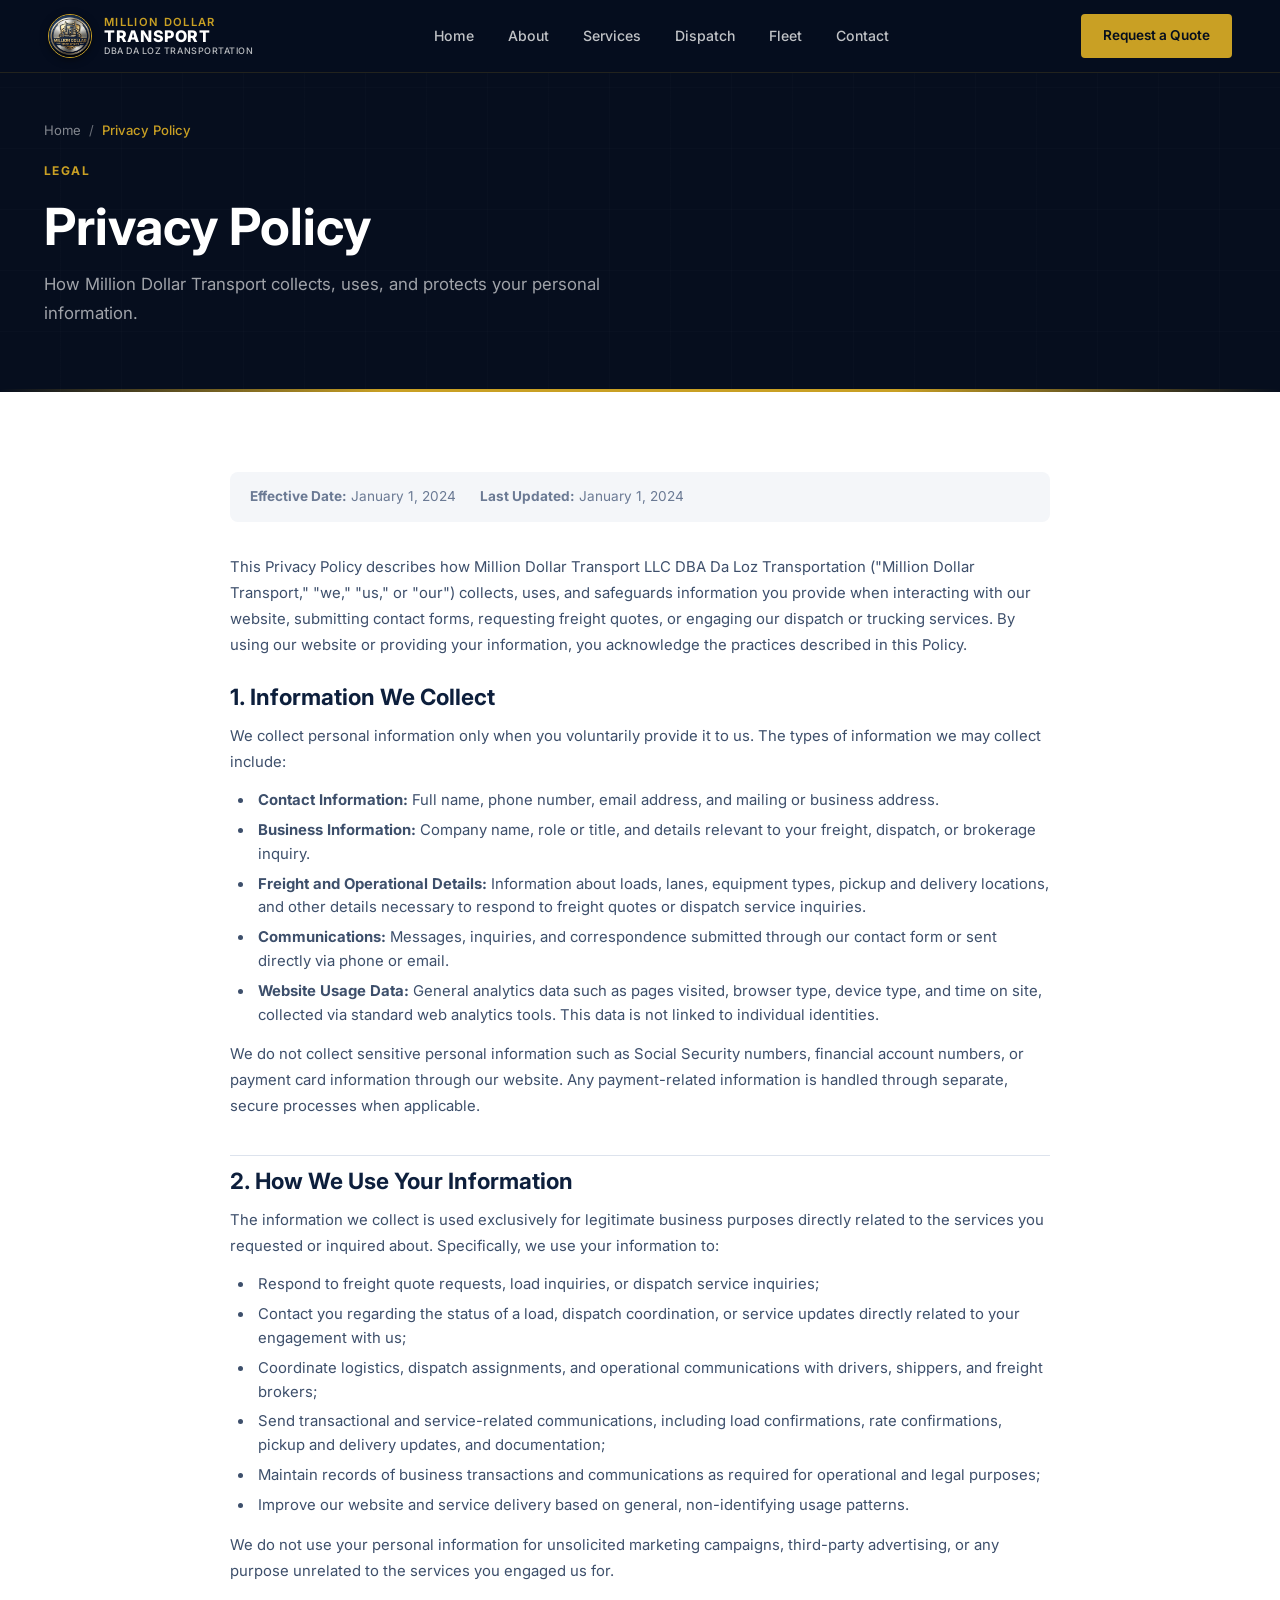
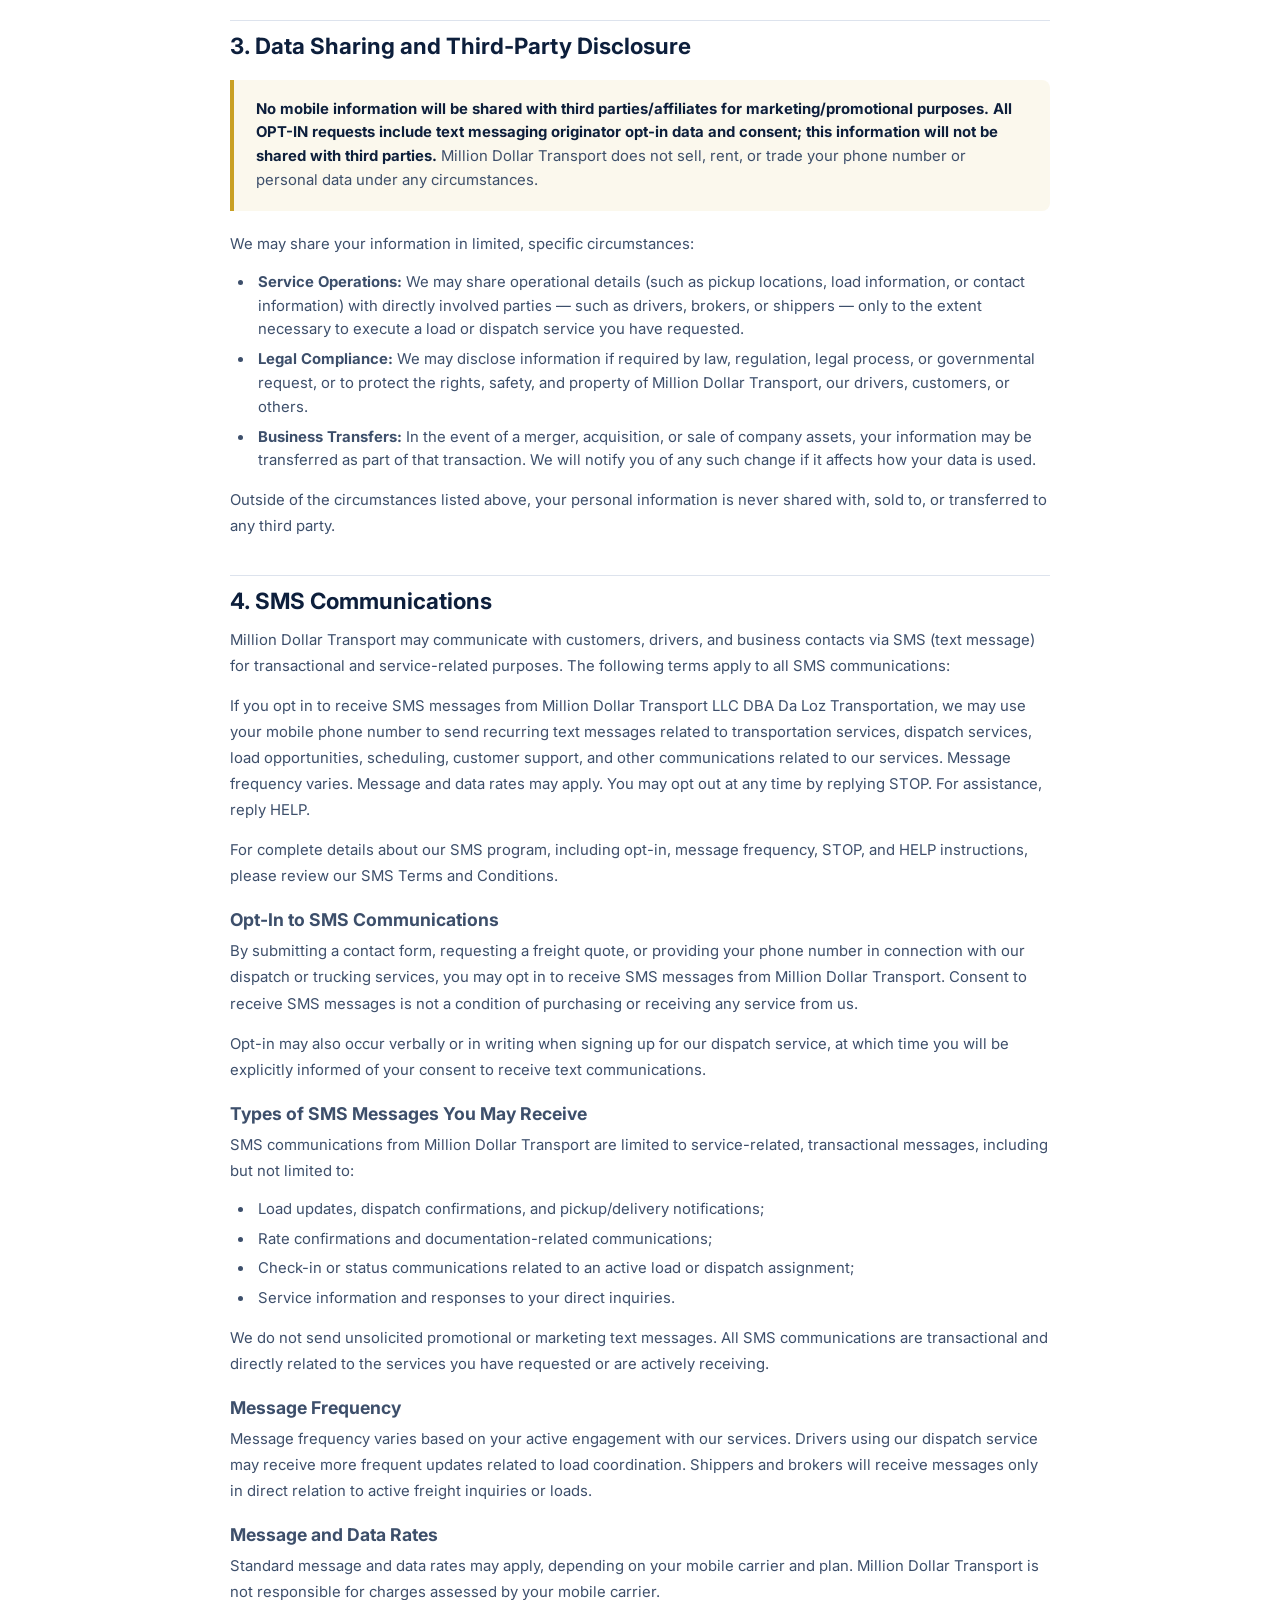
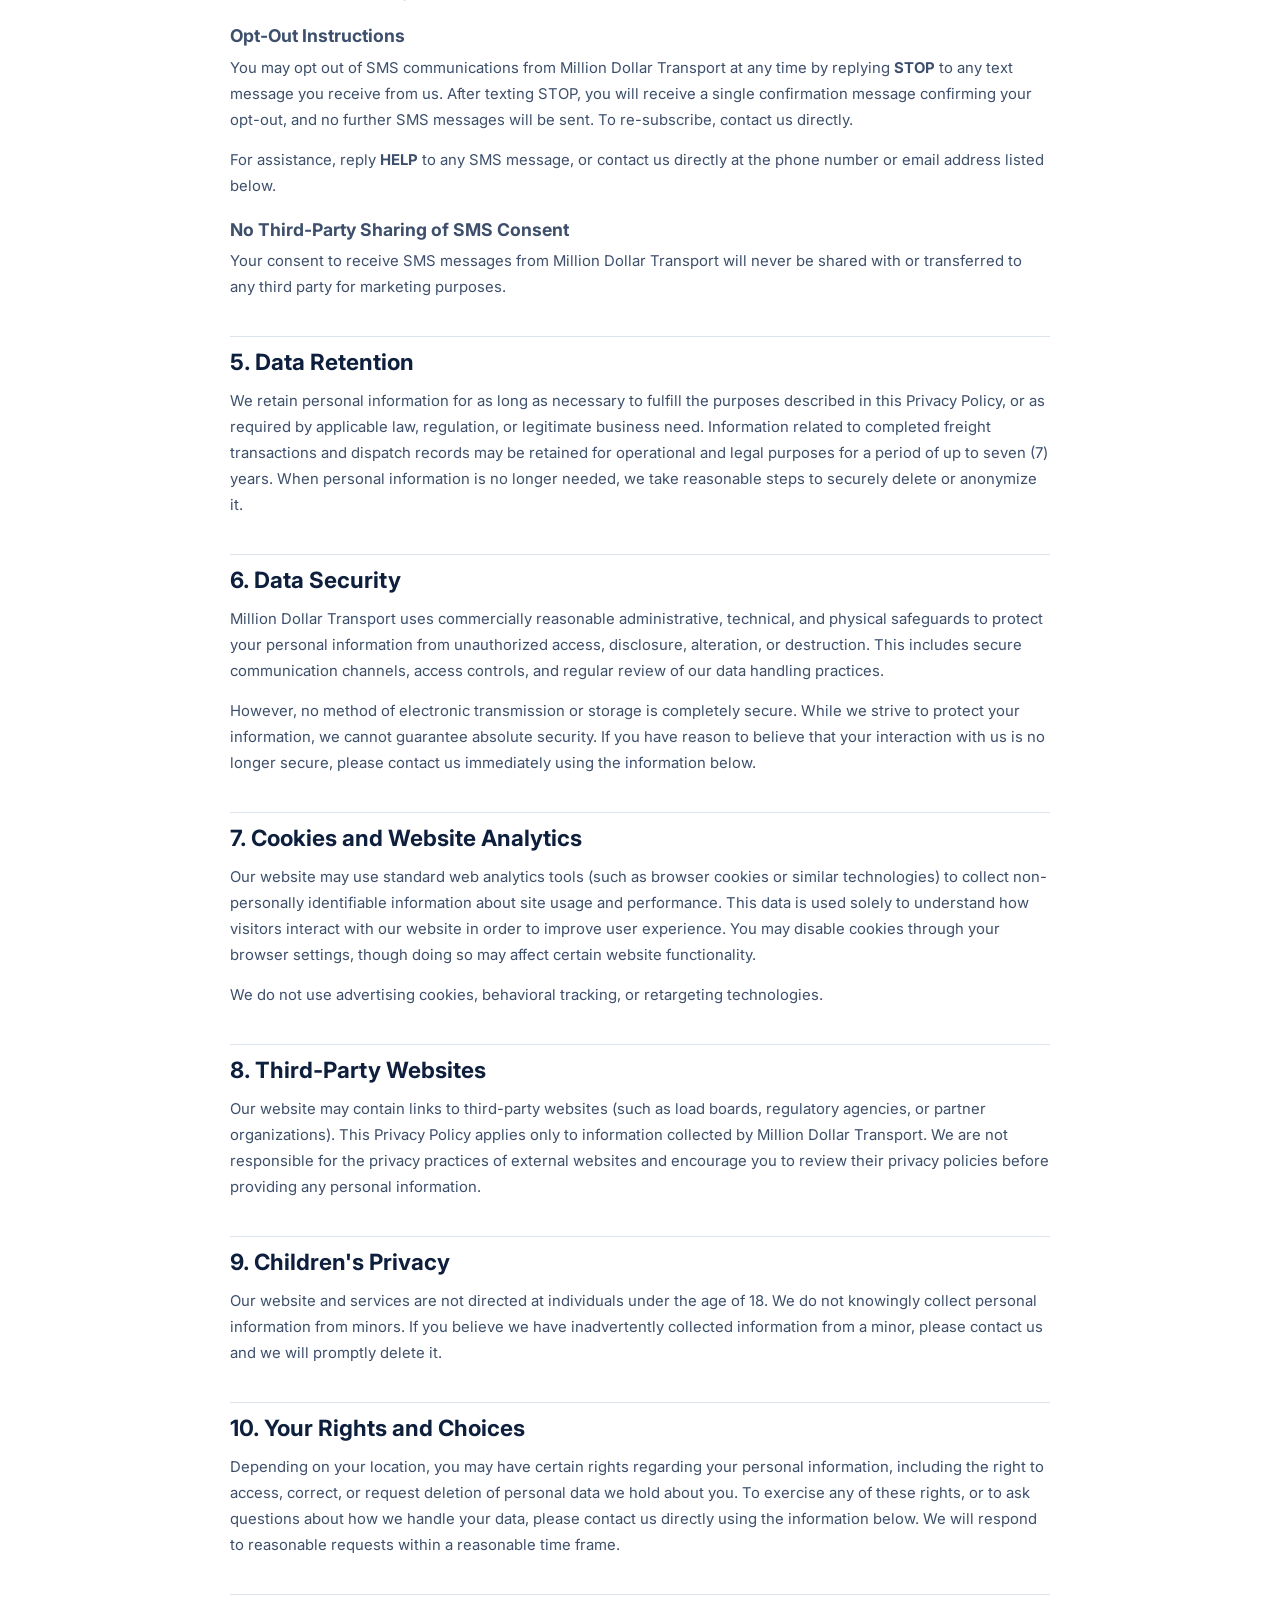
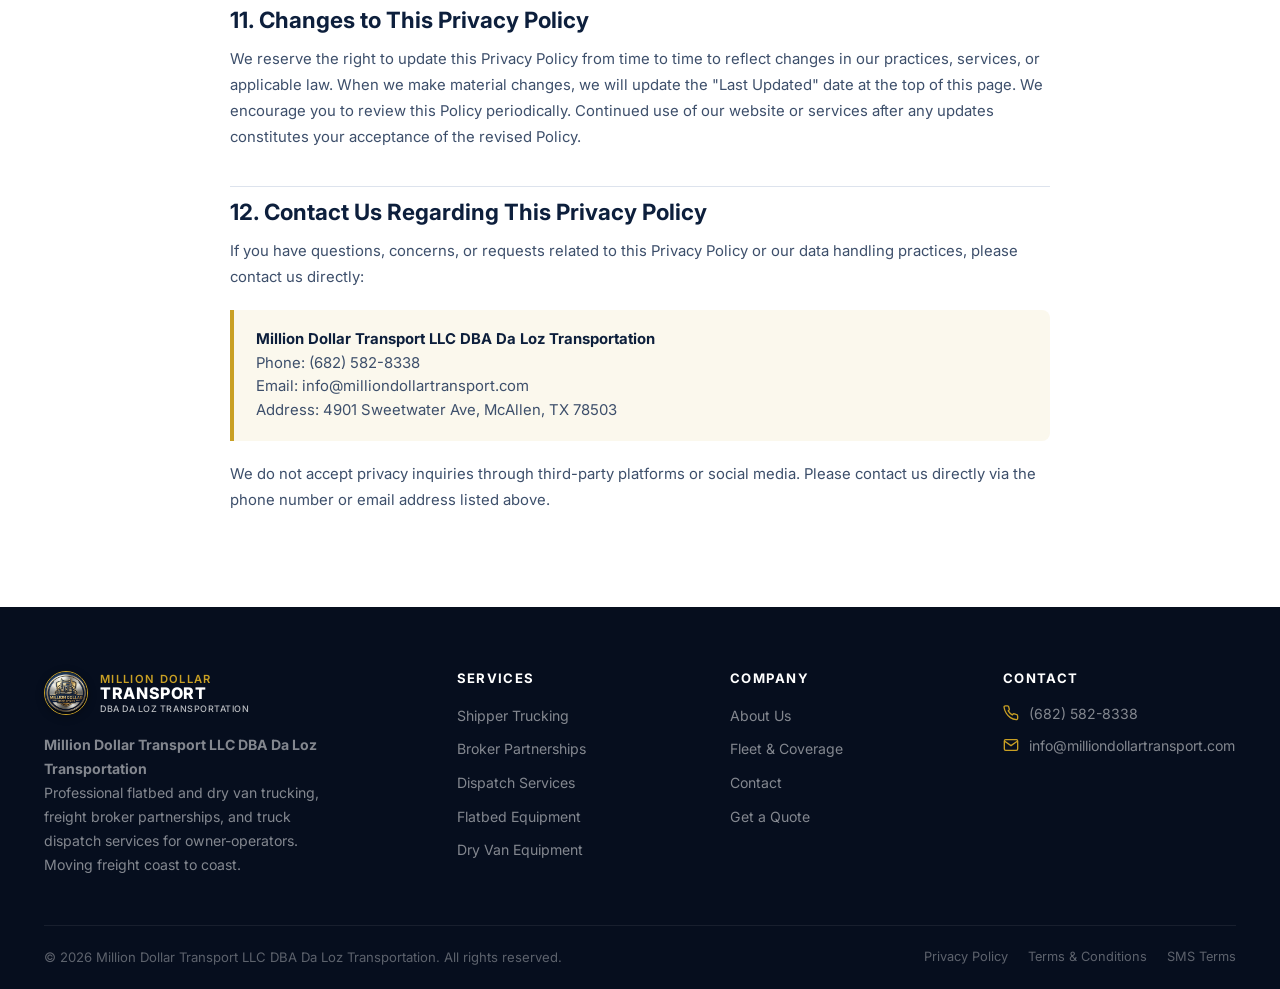
<file: privacy.html>
<!DOCTYPE html>
<html lang="en">
<head>
  <meta charset="UTF-8" />
  <meta name="viewport" content="width=device-width, initial-scale=1.0" />
  <title>Privacy Policy — Million Dollar Transport</title>
  <meta name="description" content="Privacy Policy for Million Dollar Transport. Learn how we collect, use, and protect your personal information, including phone numbers and SMS communications." />
  <link rel="preconnect" href="https://fonts.googleapis.com" />
  <link rel="preconnect" href="https://fonts.gstatic.com" crossorigin />
  <link href="https://fonts.googleapis.com/css2?family=Inter:wght@400;500;600;700;800;900&display=swap" rel="stylesheet" />
  <link rel="stylesheet" href="css/style.css" />
</head>
<body>

<!-- NAV -->
<nav class="site-nav" role="navigation" aria-label="Main navigation">
  <div class="nav-inner">
    <a href="index.html" class="nav-logo" aria-label="Million Dollar Transport LLC DBA Da Loz Transportation — Home">
      <img src="images/logo.jpg" alt="Million Dollar Transport LLC DBA Da Loz Transportation Logo" class="nav-logo-img">
      <div class="nav-logo-text"><span class="nav-logo-line1">Million Dollar</span><span class="nav-logo-line2">Transport</span><span class="nav-logo-dba">DBA Da Loz Transportation</span></div>
    </a>
    <div class="nav-links">
      <a href="index.html">Home</a><a href="about.html">About</a><a href="services.html">Services</a>
      <a href="dispatch.html">Dispatch</a><a href="fleet.html">Fleet</a><a href="contact.html">Contact</a>
    </div>
    <a href="contact.html" class="btn btn--gold btn--sm nav-cta">Request a Quote</a>
    <button class="nav-hamburger" aria-label="Toggle navigation" aria-expanded="false"><span></span><span></span><span></span></button>
  </div>
</nav>
<div class="nav-mobile" role="navigation" aria-label="Mobile navigation">
  <a href="index.html">Home</a><a href="about.html">About Us</a><a href="services.html">Services</a>
  <a href="dispatch.html">Dispatch Services</a><a href="fleet.html">Fleet &amp; Equipment</a>
  <a href="contact.html">Contact</a><a href="contact.html" class="btn btn--gold">Request a Quote</a>
</div>

<!-- PAGE HERO -->
<section class="page-hero">
  <div class="container page-hero-content">
    <div class="breadcrumb"><a href="index.html">Home</a> / <span>Privacy Policy</span></div>
    <span class="section-label">Legal</span>
    <h1>Privacy Policy</h1>
    <p>How Million Dollar Transport collects, uses, and protects your personal information.</p>
  </div>
</section>

<!-- CONTENT -->
<section class="section">
  <div class="container">
    <div class="legal-content">

      <div class="legal-effective">
        <span><strong>Effective Date:</strong> January 1, 2024</span>
        <span><strong>Last Updated:</strong> January 1, 2024</span>
      </div>

      <p>This Privacy Policy describes how Million Dollar Transport LLC DBA Da Loz Transportation ("Million Dollar Transport," "we," "us," or "our") collects, uses, and safeguards information you provide when interacting with our website, submitting contact forms, requesting freight quotes, or engaging our dispatch or trucking services. By using our website or providing your information, you acknowledge the practices described in this Policy.</p>

      <!-- SECTION 1 -->
      <h2>1. Information We Collect</h2>
      <p>We collect personal information only when you voluntarily provide it to us. The types of information we may collect include:</p>
      <ul>
        <li><strong>Contact Information:</strong> Full name, phone number, email address, and mailing or business address.</li>
        <li><strong>Business Information:</strong> Company name, role or title, and details relevant to your freight, dispatch, or brokerage inquiry.</li>
        <li><strong>Freight and Operational Details:</strong> Information about loads, lanes, equipment types, pickup and delivery locations, and other details necessary to respond to freight quotes or dispatch service inquiries.</li>
        <li><strong>Communications:</strong> Messages, inquiries, and correspondence submitted through our contact form or sent directly via phone or email.</li>
        <li><strong>Website Usage Data:</strong> General analytics data such as pages visited, browser type, device type, and time on site, collected via standard web analytics tools. This data is not linked to individual identities.</li>
      </ul>
      <p>We do not collect sensitive personal information such as Social Security numbers, financial account numbers, or payment card information through our website. Any payment-related information is handled through separate, secure processes when applicable.</p>

      <!-- SECTION 2 -->
      <h2>2. How We Use Your Information</h2>
      <p>The information we collect is used exclusively for legitimate business purposes directly related to the services you requested or inquired about. Specifically, we use your information to:</p>
      <ul>
        <li>Respond to freight quote requests, load inquiries, or dispatch service inquiries;</li>
        <li>Contact you regarding the status of a load, dispatch coordination, or service updates directly related to your engagement with us;</li>
        <li>Coordinate logistics, dispatch assignments, and operational communications with drivers, shippers, and freight brokers;</li>
        <li>Send transactional and service-related communications, including load confirmations, rate confirmations, pickup and delivery updates, and documentation;</li>
        <li>Maintain records of business transactions and communications as required for operational and legal purposes;</li>
        <li>Improve our website and service delivery based on general, non-identifying usage patterns.</li>
      </ul>
      <p>We do not use your personal information for unsolicited marketing campaigns, third-party advertising, or any purpose unrelated to the services you engaged us for.</p>

      <!-- SECTION 3 — KEY CLAUSE -->
      <h2>3. Data Sharing and Third-Party Disclosure</h2>
      <div class="highlight-box">
        <strong>No mobile information will be shared with third parties/affiliates for marketing/promotional purposes. All OPT-IN requests include text messaging originator opt-in data and consent; this information will not be shared with third parties.</strong> Million Dollar Transport does not sell, rent, or trade your phone number or personal data under any circumstances.
      </div>
      <p>We may share your information in limited, specific circumstances:</p>
      <ul>
        <li><strong>Service Operations:</strong> We may share operational details (such as pickup locations, load information, or contact information) with directly involved parties — such as drivers, brokers, or shippers — only to the extent necessary to execute a load or dispatch service you have requested.</li>
        <li><strong>Legal Compliance:</strong> We may disclose information if required by law, regulation, legal process, or governmental request, or to protect the rights, safety, and property of Million Dollar Transport, our drivers, customers, or others.</li>
        <li><strong>Business Transfers:</strong> In the event of a merger, acquisition, or sale of company assets, your information may be transferred as part of that transaction. We will notify you of any such change if it affects how your data is used.</li>
      </ul>
      <p>Outside of the circumstances listed above, your personal information is never shared with, sold to, or transferred to any third party.</p>

      <!-- SECTION 4 — SMS -->
      <h2>4. SMS Communications</h2>
      <p>Million Dollar Transport may communicate with customers, drivers, and business contacts via SMS (text message) for transactional and service-related purposes. The following terms apply to all SMS communications:</p>
      <p>If you opt in to receive SMS messages from Million Dollar Transport LLC DBA Da Loz Transportation, we may use your mobile phone number to send recurring text messages related to transportation services, dispatch services, load opportunities, scheduling, customer support, and other communications related to our services. Message frequency varies. Message and data rates may apply. You may opt out at any time by replying STOP. For assistance, reply HELP.</p>
      <p>For complete details about our SMS program, including opt-in, message frequency, STOP, and HELP instructions, please review our <a href="sms-terms.html">SMS Terms and Conditions</a>.</p>

      <h3>Opt-In to SMS Communications</h3>
      <p>By submitting a contact form, requesting a freight quote, or providing your phone number in connection with our dispatch or trucking services, you may opt in to receive SMS messages from Million Dollar Transport. Consent to receive SMS messages is not a condition of purchasing or receiving any service from us.</p>
      <p>Opt-in may also occur verbally or in writing when signing up for our dispatch service, at which time you will be explicitly informed of your consent to receive text communications.</p>

      <h3>Types of SMS Messages You May Receive</h3>
      <p>SMS communications from Million Dollar Transport are limited to service-related, transactional messages, including but not limited to:</p>
      <ul>
        <li>Load updates, dispatch confirmations, and pickup/delivery notifications;</li>
        <li>Rate confirmations and documentation-related communications;</li>
        <li>Check-in or status communications related to an active load or dispatch assignment;</li>
        <li>Service information and responses to your direct inquiries.</li>
      </ul>
      <p>We do not send unsolicited promotional or marketing text messages. All SMS communications are transactional and directly related to the services you have requested or are actively receiving.</p>

      <h3>Message Frequency</h3>
      <p>Message frequency varies based on your active engagement with our services. Drivers using our dispatch service may receive more frequent updates related to load coordination. Shippers and brokers will receive messages only in direct relation to active freight inquiries or loads.</p>

      <h3>Message and Data Rates</h3>
      <p>Standard message and data rates may apply, depending on your mobile carrier and plan. Million Dollar Transport is not responsible for charges assessed by your mobile carrier.</p>

      <h3>Opt-Out Instructions</h3>
      <p>You may opt out of SMS communications from Million Dollar Transport at any time by replying <strong>STOP</strong> to any text message you receive from us. After texting STOP, you will receive a single confirmation message confirming your opt-out, and no further SMS messages will be sent. To re-subscribe, contact us directly.</p>
      <p>For assistance, reply <strong>HELP</strong> to any SMS message, or contact us directly at the phone number or email address listed below.</p>

      <h3>No Third-Party Sharing of SMS Consent</h3>
      <p>Your consent to receive SMS messages from Million Dollar Transport will never be shared with or transferred to any third party for marketing purposes.</p>

      <!-- SECTION 5 -->
      <h2>5. Data Retention</h2>
      <p>We retain personal information for as long as necessary to fulfill the purposes described in this Privacy Policy, or as required by applicable law, regulation, or legitimate business need. Information related to completed freight transactions and dispatch records may be retained for operational and legal purposes for a period of up to seven (7) years. When personal information is no longer needed, we take reasonable steps to securely delete or anonymize it.</p>

      <!-- SECTION 6 -->
      <h2>6. Data Security</h2>
      <p>Million Dollar Transport uses commercially reasonable administrative, technical, and physical safeguards to protect your personal information from unauthorized access, disclosure, alteration, or destruction. This includes secure communication channels, access controls, and regular review of our data handling practices.</p>
      <p>However, no method of electronic transmission or storage is completely secure. While we strive to protect your information, we cannot guarantee absolute security. If you have reason to believe that your interaction with us is no longer secure, please contact us immediately using the information below.</p>

      <!-- SECTION 7 -->
      <h2>7. Cookies and Website Analytics</h2>
      <p>Our website may use standard web analytics tools (such as browser cookies or similar technologies) to collect non-personally identifiable information about site usage and performance. This data is used solely to understand how visitors interact with our website in order to improve user experience. You may disable cookies through your browser settings, though doing so may affect certain website functionality.</p>
      <p>We do not use advertising cookies, behavioral tracking, or retargeting technologies.</p>

      <!-- SECTION 8 -->
      <h2>8. Third-Party Websites</h2>
      <p>Our website may contain links to third-party websites (such as load boards, regulatory agencies, or partner organizations). This Privacy Policy applies only to information collected by Million Dollar Transport. We are not responsible for the privacy practices of external websites and encourage you to review their privacy policies before providing any personal information.</p>

      <!-- SECTION 9 -->
      <h2>9. Children's Privacy</h2>
      <p>Our website and services are not directed at individuals under the age of 18. We do not knowingly collect personal information from minors. If you believe we have inadvertently collected information from a minor, please contact us and we will promptly delete it.</p>

      <!-- SECTION 10 -->
      <h2>10. Your Rights and Choices</h2>
      <p>Depending on your location, you may have certain rights regarding your personal information, including the right to access, correct, or request deletion of personal data we hold about you. To exercise any of these rights, or to ask questions about how we handle your data, please contact us directly using the information below. We will respond to reasonable requests within a reasonable time frame.</p>

      <!-- SECTION 11 -->
      <h2>11. Changes to This Privacy Policy</h2>
      <p>We reserve the right to update this Privacy Policy from time to time to reflect changes in our practices, services, or applicable law. When we make material changes, we will update the "Last Updated" date at the top of this page. We encourage you to review this Policy periodically. Continued use of our website or services after any updates constitutes your acceptance of the revised Policy.</p>

      <!-- SECTION 12 -->
      <h2>12. Contact Us Regarding This Privacy Policy</h2>
      <p>If you have questions, concerns, or requests related to this Privacy Policy or our data handling practices, please contact us directly:</p>
      <div class="highlight-box">
        <strong>Million Dollar Transport LLC DBA Da Loz Transportation</strong><br>
        Phone: <a href="tel:+16825828338">(682) 582-8338</a><br>
        Email: <a href="mailto:info@milliondollartransport.com">info@milliondollartransport.com</a><br>
        Address: 4901 Sweetwater Ave, McAllen, TX 78503
      </div>
      <p>We do not accept privacy inquiries through third-party platforms or social media. Please contact us directly via the phone number or email address listed above.</p>

    </div>
  </div>
</section>

<!-- FOOTER -->
<footer class="site-footer" role="contentinfo">
  <div class="container">
    <div class="footer-top">
      <div class="footer-brand">
        <div class="footer-logo"><img src="images/logo.jpg" alt="Million Dollar Transport LLC DBA Da Loz Transportation Logo" class="footer-logo-img"><div class="nav-logo-text"><span class="nav-logo-line1">Million Dollar</span><span class="nav-logo-line2">Transport</span><span class="nav-logo-dba">DBA Da Loz Transportation</span></div></div>
        <p><strong>Million Dollar Transport LLC DBA Da Loz Transportation</strong><br>Professional flatbed and dry van trucking, freight broker partnerships, and truck dispatch services for owner-operators. Moving freight coast to coast.</p>
      </div>
      <div class="footer-col"><h4>Services</h4><ul><li><a href="services.html#shippers">Shipper Trucking</a></li><li><a href="services.html#brokers">Broker Partnerships</a></li><li><a href="dispatch.html">Dispatch Services</a></li><li><a href="fleet.html">Flatbed Equipment</a></li><li><a href="fleet.html">Dry Van Equipment</a></li></ul></div>
      <div class="footer-col"><h4>Company</h4><ul><li><a href="about.html">About Us</a></li><li><a href="fleet.html">Fleet &amp; Coverage</a></li><li><a href="contact.html">Contact</a></li><li><a href="contact.html">Get a Quote</a></li></ul></div>
      <div class="footer-col"><h4>Contact</h4>
        <div class="footer-contact-item"><svg viewBox="0 0 24 24" stroke-width="2" fill="none" aria-hidden="true"><path d="M22 16.92v3a2 2 0 0 1-2.18 2 19.79 19.79 0 0 1-8.63-3.07A19.5 19.5 0 0 1 4.69 12 19.79 19.79 0 0 1 1.61 3.41 2 2 0 0 1 3.6 1.21h3a2 2 0 0 1 2 1.72c.127.96.361 1.903.7 2.81a2 2 0 0 1-.45 2.11L7.91 8.73a16 16 0 0 0 6 6l.94-.94a2 2 0 0 1 2.11-.45c.907.339 1.85.573 2.81.7A2 2 0 0 1 21.73 16z"/></svg><a href="tel:+16825828338">(682) 582-8338</a></div>
        <div class="footer-contact-item"><svg viewBox="0 0 24 24" stroke-width="2" fill="none" aria-hidden="true"><path d="M4 4h16c1.1 0 2 .9 2 2v12c0 1.1-.9 2-2 2H4c-1.1 0-2-.9-2-2V6c0-1.1.9-2 2-2z"/><polyline points="22,6 12,13 2,6"/></svg><a href="mailto:info@milliondollartransport.com">info@milliondollartransport.com</a></div>
      </div>
    </div>
    <div class="footer-bottom">
      <p>&copy; 2026 Million Dollar Transport LLC DBA Da Loz Transportation. All rights reserved.</p>
      <div class="footer-legal"><a href="privacy.html">Privacy Policy</a><a href="terms.html">Terms &amp; Conditions</a><a href="sms-terms.html">SMS Terms</a></div>
    </div>
  </div>
</footer>
<script src="js/main.js"></script>
</body>
</html>
</file>
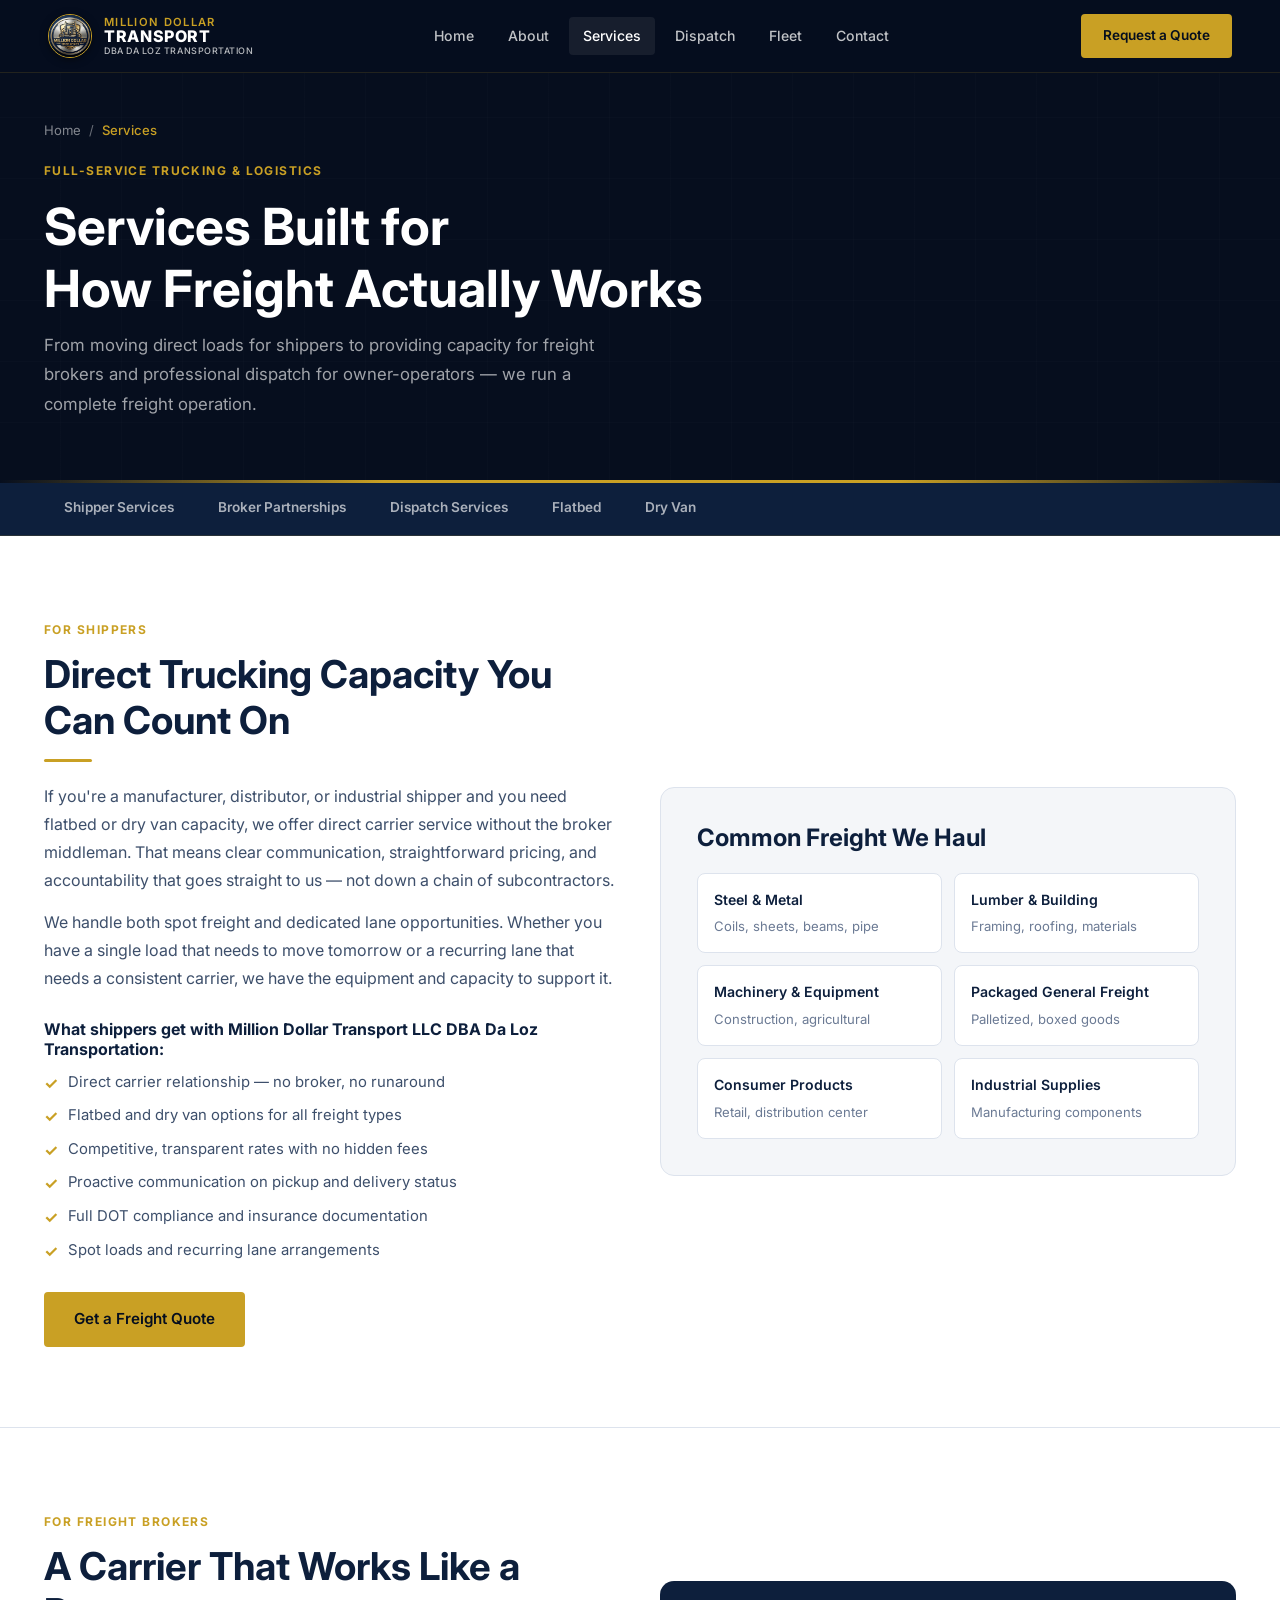
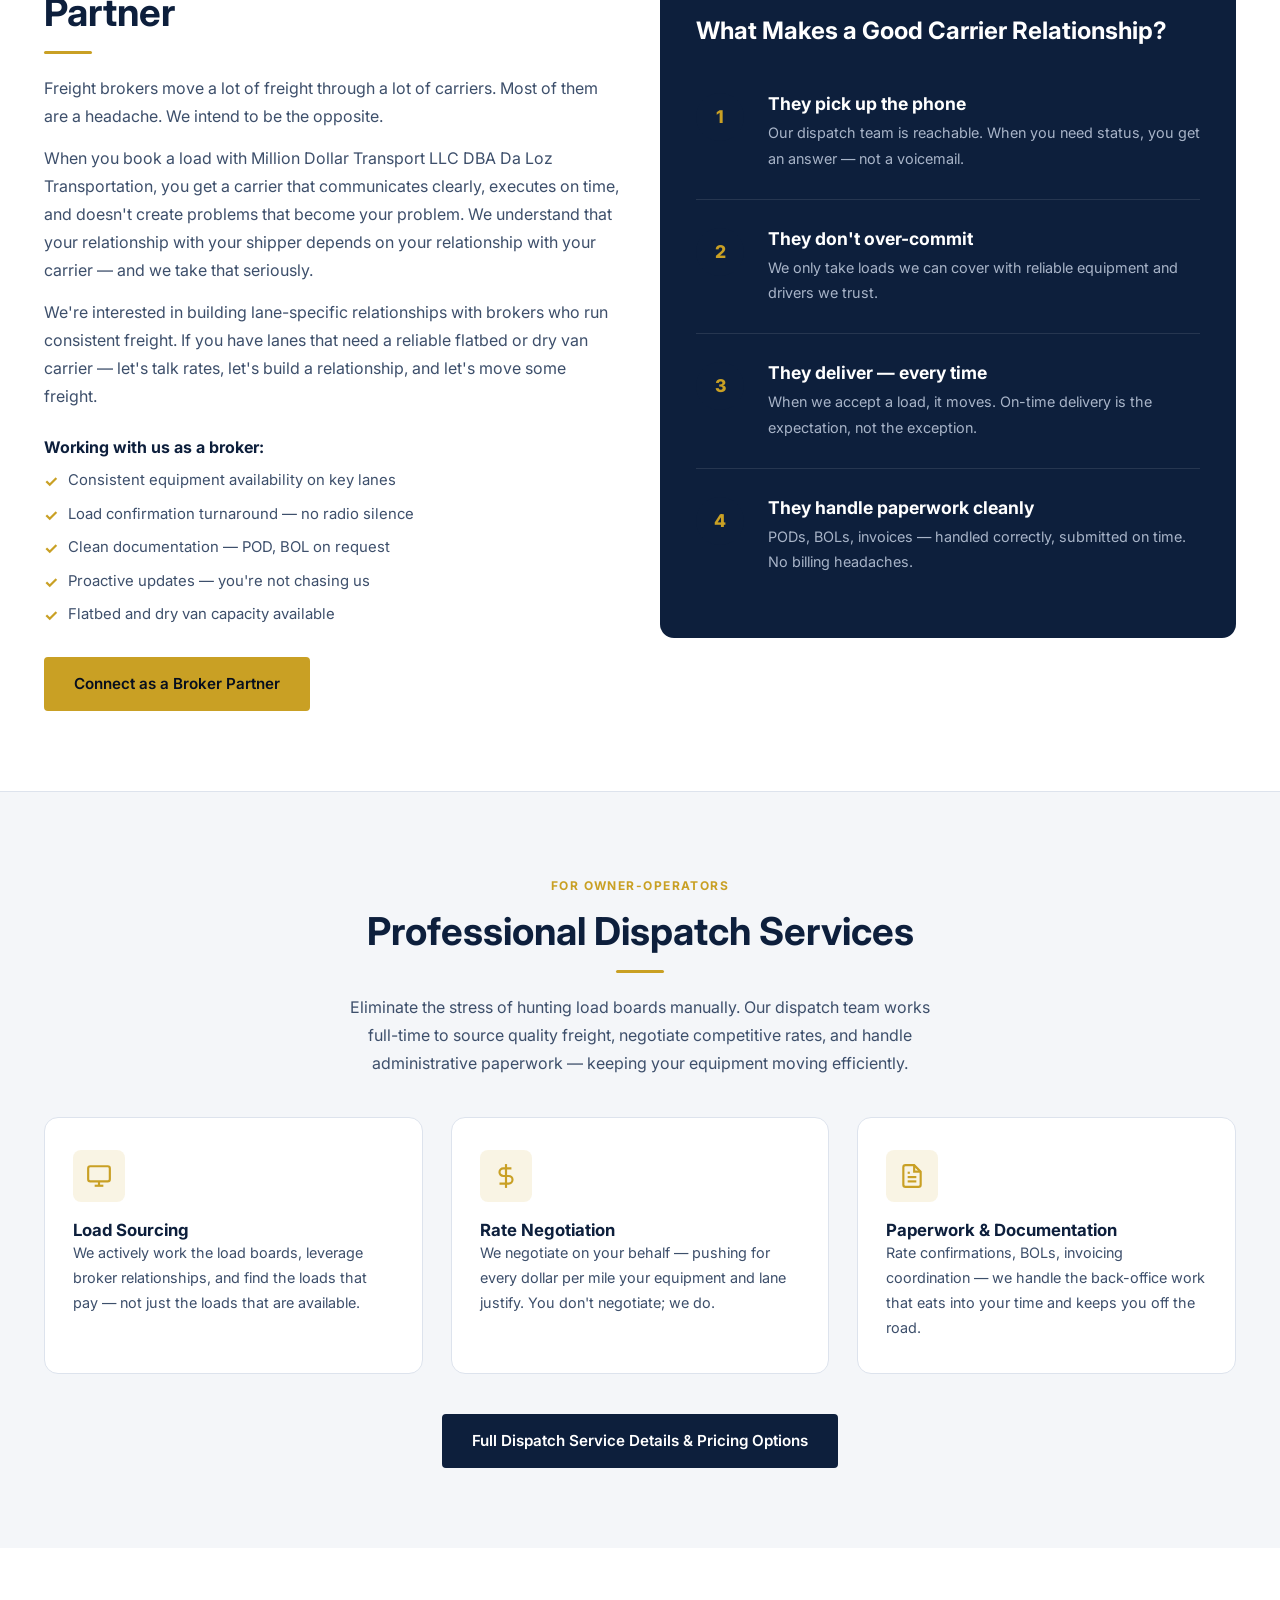
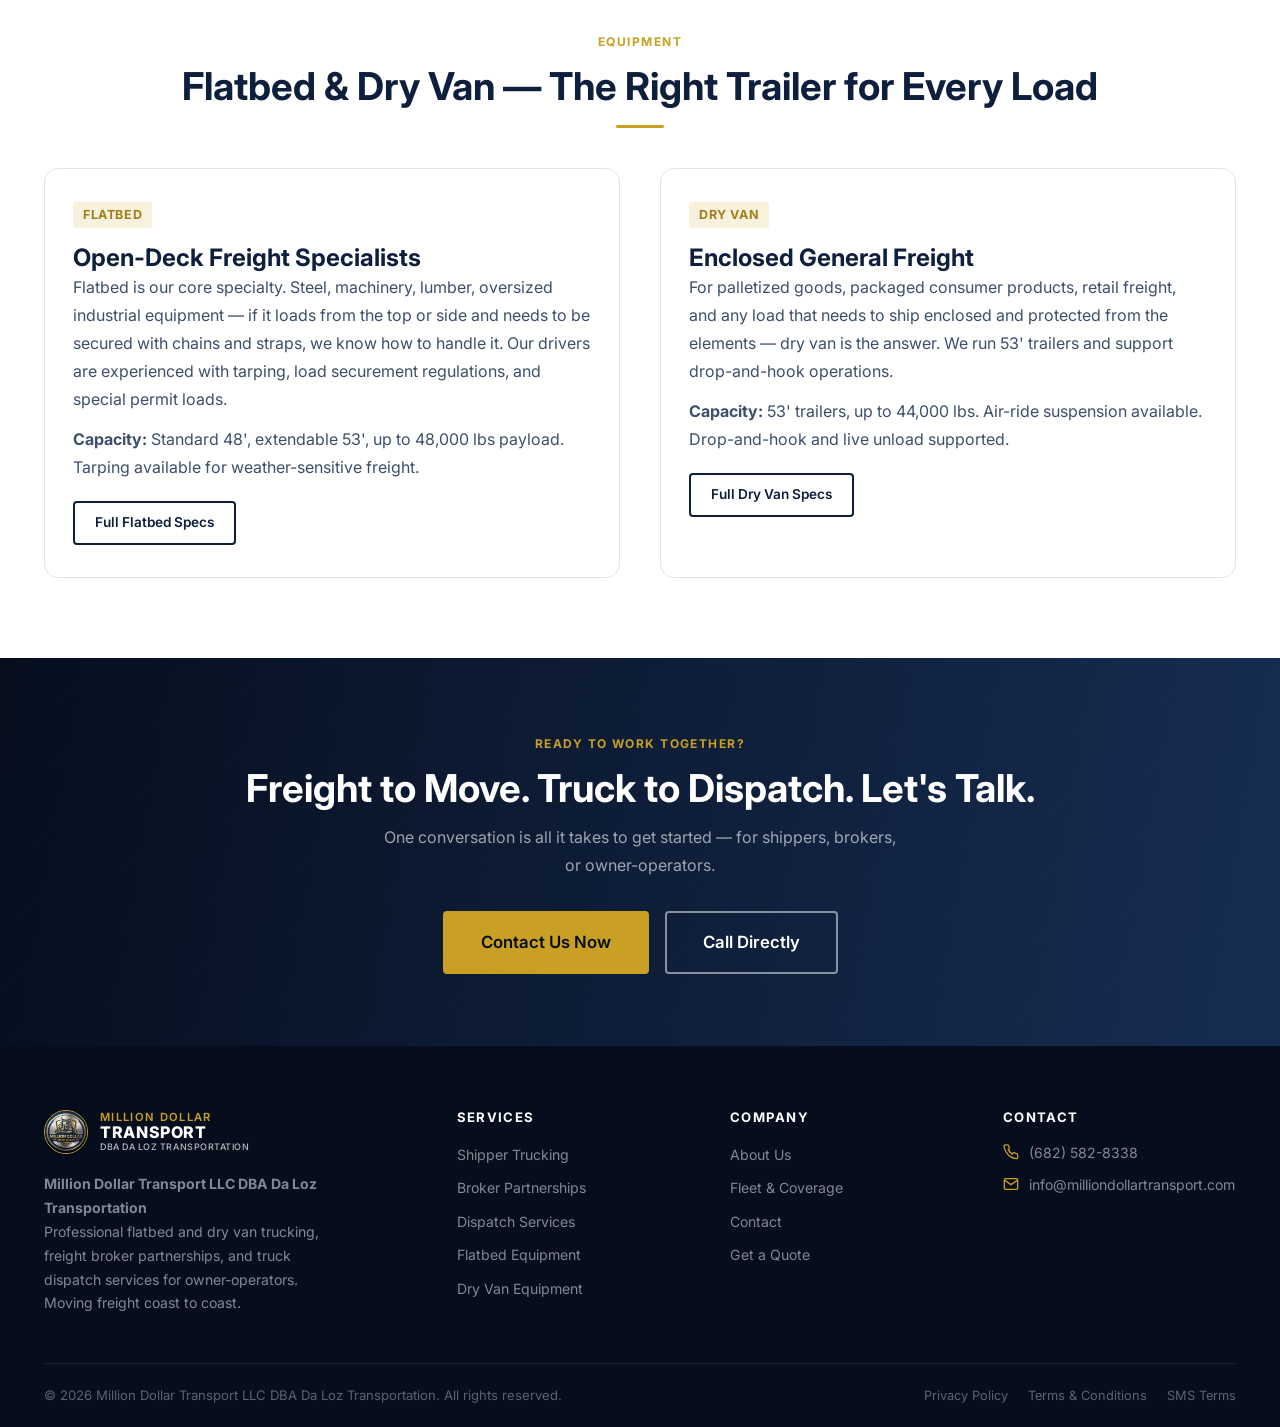
<file: services.html>
<!DOCTYPE html>
<html lang="en">
<head>
  <meta charset="UTF-8" />
  <meta name="viewport" content="width=device-width, initial-scale=1.0" />
  <title>Services — Trucking, Broker Partnerships &amp; Dispatch | Million Dollar Transport</title>
  <meta name="description" content="Million Dollar Transport offers direct flatbed and dry van trucking for shippers, freight broker capacity partnerships, and professional truck dispatch services for owner-operators." />
  <link rel="preconnect" href="https://fonts.googleapis.com" />
  <link rel="preconnect" href="https://fonts.gstatic.com" crossorigin />
  <link href="https://fonts.googleapis.com/css2?family=Inter:wght@400;500;600;700;800;900&display=swap" rel="stylesheet" />
  <link rel="stylesheet" href="css/style.css" />
</head>
<body>

<!-- NAV -->
<nav class="site-nav" role="navigation" aria-label="Main navigation">
  <div class="nav-inner">
    <a href="index.html" class="nav-logo" aria-label="Million Dollar Transport LLC DBA Da Loz Transportation — Home">
      <img src="images/logo.jpg" alt="Million Dollar Transport LLC DBA Da Loz Transportation Logo" class="nav-logo-img">
      <div class="nav-logo-text"><span class="nav-logo-line1">Million Dollar</span><span class="nav-logo-line2">Transport</span><span class="nav-logo-dba">DBA Da Loz Transportation</span></div>
    </a>
    <div class="nav-links">
      <a href="index.html">Home</a><a href="about.html">About</a><a href="services.html">Services</a>
      <a href="dispatch.html">Dispatch</a><a href="fleet.html">Fleet</a><a href="contact.html">Contact</a>
    </div>
    <a href="contact.html" class="btn btn--gold btn--sm nav-cta">Request a Quote</a>
    <button class="nav-hamburger" aria-label="Toggle navigation" aria-expanded="false"><span></span><span></span><span></span></button>
  </div>
</nav>
<div class="nav-mobile" role="navigation" aria-label="Mobile navigation">
  <a href="index.html">Home</a><a href="about.html">About Us</a><a href="services.html">Services</a>
  <a href="dispatch.html">Dispatch Services</a><a href="fleet.html">Fleet &amp; Equipment</a>
  <a href="contact.html">Contact</a><a href="contact.html" class="btn btn--gold">Request a Quote</a>
</div>

<!-- PAGE HERO -->
<section class="page-hero">
  <div class="container page-hero-content">
    <div class="breadcrumb"><a href="index.html">Home</a> / <span>Services</span></div>
    <span class="section-label">Full-Service Trucking &amp; Logistics</span>
    <h1>Services Built for<br>How Freight Actually Works</h1>
    <p>From moving direct loads for shippers to providing capacity for freight brokers and professional dispatch for owner-operators — we run a complete freight operation.</p>
  </div>
</section>

<!-- SERVICE NAV TABS (anchor links) -->
<div style="background:var(--navy);border-bottom:1px solid rgba(201,160,36,.15);">
  <div class="container" style="display:flex;gap:4px;overflow-x:auto;-webkit-overflow-scrolling:touch;padding:0 24px;">
    <a href="#shippers" style="display:block;padding:14px 20px;font-size:.85rem;font-weight:600;color:rgba(255,255,255,.65);white-space:nowrap;border-bottom:2px solid transparent;transition:all .2s;" onmouseover="this.style.color='#fff'" onmouseout="this.style.color='rgba(255,255,255,.65)'">Shipper Services</a>
    <a href="#brokers" style="display:block;padding:14px 20px;font-size:.85rem;font-weight:600;color:rgba(255,255,255,.65);white-space:nowrap;border-bottom:2px solid transparent;transition:all .2s;" onmouseover="this.style.color='#fff'" onmouseout="this.style.color='rgba(255,255,255,.65)'">Broker Partnerships</a>
    <a href="#dispatch" style="display:block;padding:14px 20px;font-size:.85rem;font-weight:600;color:rgba(255,255,255,.65);white-space:nowrap;border-bottom:2px solid transparent;transition:all .2s;" onmouseover="this.style.color='#fff'" onmouseout="this.style.color='rgba(255,255,255,.65)'">Dispatch Services</a>
    <a href="#flatbed" style="display:block;padding:14px 20px;font-size:.85rem;font-weight:600;color:rgba(255,255,255,.65);white-space:nowrap;border-bottom:2px solid transparent;transition:all .2s;" onmouseover="this.style.color='#fff'" onmouseout="this.style.color='rgba(255,255,255,.65)'">Flatbed</a>
    <a href="#dryvan" style="display:block;padding:14px 20px;font-size:.85rem;font-weight:600;color:rgba(255,255,255,.65);white-space:nowrap;border-bottom:2px solid transparent;transition:all .2s;" onmouseover="this.style.color='#fff'" onmouseout="this.style.color='rgba(255,255,255,.65)'">Dry Van</a>
  </div>
</div>

<!-- SHIPPER SERVICES -->
<section class="section" id="shippers">
  <div class="container">
    <div class="grid-2 align-center gap-lg">
      <div class="fade-in">
        <span class="section-label">For Shippers</span>
        <h2>Direct Trucking Capacity You Can Count On</h2>
        <div class="gold-rule"></div>
        <p>If you're a manufacturer, distributor, or industrial shipper and you need flatbed or dry van capacity, we offer direct carrier service without the broker middleman. That means clear communication, straightforward pricing, and accountability that goes straight to us — not down a chain of subcontractors.</p>
        <p style="margin-top:14px;">We handle both spot freight and dedicated lane opportunities. Whether you have a single load that needs to move tomorrow or a recurring lane that needs a consistent carrier, we have the equipment and capacity to support it.</p>
        <h3 style="margin-top:28px;font-size:1rem;font-weight:700;color:var(--navy);">What shippers get with Million Dollar Transport LLC DBA Da Loz Transportation:</h3>
        <ul style="margin-top:12px;display:flex;flex-direction:column;gap:8px;">
          <li style="display:flex;align-items:flex-start;gap:10px;font-size:.93rem;color:var(--steel);"><span style="color:var(--gold);font-weight:700;font-size:1rem;">✓</span> Direct carrier relationship — no broker, no runaround</li>
          <li style="display:flex;align-items:flex-start;gap:10px;font-size:.93rem;color:var(--steel);"><span style="color:var(--gold);font-weight:700;font-size:1rem;">✓</span> Flatbed and dry van options for all freight types</li>
          <li style="display:flex;align-items:flex-start;gap:10px;font-size:.93rem;color:var(--steel);"><span style="color:var(--gold);font-weight:700;font-size:1rem;">✓</span> Competitive, transparent rates with no hidden fees</li>
          <li style="display:flex;align-items:flex-start;gap:10px;font-size:.93rem;color:var(--steel);"><span style="color:var(--gold);font-weight:700;font-size:1rem;">✓</span> Proactive communication on pickup and delivery status</li>
          <li style="display:flex;align-items:flex-start;gap:10px;font-size:.93rem;color:var(--steel);"><span style="color:var(--gold);font-weight:700;font-size:1rem;">✓</span> Full DOT compliance and insurance documentation</li>
          <li style="display:flex;align-items:flex-start;gap:10px;font-size:.93rem;color:var(--steel);"><span style="color:var(--gold);font-weight:700;font-size:1rem;">✓</span> Spot loads and recurring lane arrangements</li>
        </ul>
        <div style="margin-top:28px;">
          <a href="contact.html" class="btn btn--gold">Get a Freight Quote</a>
        </div>
      </div>
      <div class="fade-in" style="transition-delay:.15s;">
        <div style="background:var(--off-white);border-radius:var(--radius-lg);padding:36px;border:1px solid var(--border);">
          <h3 style="margin-bottom:20px;">Common Freight We Haul</h3>
          <div style="display:grid;grid-template-columns:1fr 1fr;gap:12px;">
            <div style="background:var(--white);border:1px solid var(--border);border-radius:var(--radius);padding:14px 16px;">
              <p style="font-size:.88rem;font-weight:600;color:var(--navy);margin:0;">Steel &amp; Metal</p>
              <p style="font-size:.82rem;color:var(--text-muted);margin:3px 0 0;">Coils, sheets, beams, pipe</p>
            </div>
            <div style="background:var(--white);border:1px solid var(--border);border-radius:var(--radius);padding:14px 16px;">
              <p style="font-size:.88rem;font-weight:600;color:var(--navy);margin:0;">Lumber &amp; Building</p>
              <p style="font-size:.82rem;color:var(--text-muted);margin:3px 0 0;">Framing, roofing, materials</p>
            </div>
            <div style="background:var(--white);border:1px solid var(--border);border-radius:var(--radius);padding:14px 16px;">
              <p style="font-size:.88rem;font-weight:600;color:var(--navy);margin:0;">Machinery &amp; Equipment</p>
              <p style="font-size:.82rem;color:var(--text-muted);margin:3px 0 0;">Construction, agricultural</p>
            </div>
            <div style="background:var(--white);border:1px solid var(--border);border-radius:var(--radius);padding:14px 16px;">
              <p style="font-size:.88rem;font-weight:600;color:var(--navy);margin:0;">Packaged General Freight</p>
              <p style="font-size:.82rem;color:var(--text-muted);margin:3px 0 0;">Palletized, boxed goods</p>
            </div>
            <div style="background:var(--white);border:1px solid var(--border);border-radius:var(--radius);padding:14px 16px;">
              <p style="font-size:.88rem;font-weight:600;color:var(--navy);margin:0;">Consumer Products</p>
              <p style="font-size:.82rem;color:var(--text-muted);margin:3px 0 0;">Retail, distribution center</p>
            </div>
            <div style="background:var(--white);border:1px solid var(--border);border-radius:var(--radius);padding:14px 16px;">
              <p style="font-size:.88rem;font-weight:600;color:var(--navy);margin:0;">Industrial Supplies</p>
              <p style="font-size:.82rem;color:var(--text-muted);margin:3px 0 0;">Manufacturing components</p>
            </div>
          </div>
        </div>
      </div>
    </div>
  </div>
</section>

<div class="divider"></div>

<!-- BROKER PARTNERSHIPS -->
<section class="section" id="brokers">
  <div class="container">
    <div class="grid-2 align-center gap-lg">
      <div class="fade-in" style="order:2;">
        <div style="background:var(--navy);border-radius:var(--radius-lg);padding:36px;color:var(--white);">
          <h3 style="color:var(--white);margin-bottom:20px;">What Makes a Good Carrier Relationship?</h3>
          <div class="steps">
            <div class="step-item" style="border-color:rgba(255,255,255,.1);">
              <div class="step-num">1</div>
              <div class="step-body"><h4 style="color:var(--white);">They pick up the phone</h4><p style="color:#a8b4c8;font-size:.9rem;">Our dispatch team is reachable. When you need status, you get an answer — not a voicemail.</p></div>
            </div>
            <div class="step-item" style="border-color:rgba(255,255,255,.1);">
              <div class="step-num">2</div>
              <div class="step-body"><h4 style="color:var(--white);">They don't over-commit</h4><p style="color:#a8b4c8;font-size:.9rem;">We only take loads we can cover with reliable equipment and drivers we trust.</p></div>
            </div>
            <div class="step-item" style="border-color:rgba(255,255,255,.1);">
              <div class="step-num">3</div>
              <div class="step-body"><h4 style="color:var(--white);">They deliver — every time</h4><p style="color:#a8b4c8;font-size:.9rem;">When we accept a load, it moves. On-time delivery is the expectation, not the exception.</p></div>
            </div>
            <div class="step-item" style="border-color:rgba(255,255,255,.1);border-bottom:none;">
              <div class="step-num">4</div>
              <div class="step-body"><h4 style="color:var(--white);">They handle paperwork cleanly</h4><p style="color:#a8b4c8;font-size:.9rem;">PODs, BOLs, invoices — handled correctly, submitted on time. No billing headaches.</p></div>
            </div>
          </div>
        </div>
      </div>
      <div class="fade-in" style="order:1;">
        <span class="section-label">For Freight Brokers</span>
        <h2>A Carrier That Works Like a Partner</h2>
        <div class="gold-rule"></div>
        <p>Freight brokers move a lot of freight through a lot of carriers. Most of them are a headache. We intend to be the opposite.</p>
        <p style="margin-top:14px;">When you book a load with Million Dollar Transport LLC DBA Da Loz Transportation, you get a carrier that communicates clearly, executes on time, and doesn't create problems that become your problem. We understand that your relationship with your shipper depends on your relationship with your carrier — and we take that seriously.</p>
        <p style="margin-top:14px;">We're interested in building lane-specific relationships with brokers who run consistent freight. If you have lanes that need a reliable flatbed or dry van carrier — let's talk rates, let's build a relationship, and let's move some freight.</p>
        <h3 style="margin-top:28px;font-size:1rem;font-weight:700;color:var(--navy);">Working with us as a broker:</h3>
        <ul style="margin-top:12px;display:flex;flex-direction:column;gap:8px;">
          <li style="display:flex;align-items:flex-start;gap:10px;font-size:.93rem;color:var(--steel);"><span style="color:var(--gold);font-weight:700;font-size:1rem;">✓</span> Consistent equipment availability on key lanes</li>
          <li style="display:flex;align-items:flex-start;gap:10px;font-size:.93rem;color:var(--steel);"><span style="color:var(--gold);font-weight:700;font-size:1rem;">✓</span> Load confirmation turnaround — no radio silence</li>
          <li style="display:flex;align-items:flex-start;gap:10px;font-size:.93rem;color:var(--steel);"><span style="color:var(--gold);font-weight:700;font-size:1rem;">✓</span> Clean documentation — POD, BOL on request</li>
          <li style="display:flex;align-items:flex-start;gap:10px;font-size:.93rem;color:var(--steel);"><span style="color:var(--gold);font-weight:700;font-size:1rem;">✓</span> Proactive updates — you're not chasing us</li>
          <li style="display:flex;align-items:flex-start;gap:10px;font-size:.93rem;color:var(--steel);"><span style="color:var(--gold);font-weight:700;font-size:1rem;">✓</span> Flatbed and dry van capacity available</li>
        </ul>
        <div style="margin-top:28px;">
          <a href="contact.html" class="btn btn--gold">Connect as a Broker Partner</a>
        </div>
      </div>
    </div>
  </div>
</section>

<div class="divider"></div>

<!-- DISPATCH OVERVIEW -->
<section class="section section--gray" id="dispatch">
  <div class="container">
    <div class="text-center mb-lg">
      <span class="section-label">For Owner-Operators</span>
      <h2>Professional Dispatch Services</h2>
      <div class="gold-rule gold-rule--center"></div>
      <p style="max-width:580px;margin:0 auto;">Eliminate the stress of hunting load boards manually. Our dispatch team works full-time to source quality freight, negotiate competitive rates, and handle administrative paperwork — keeping your equipment moving efficiently.</p>
    </div>
    <div class="grid-3">
      <div class="card fade-in">
        <div class="card-icon"><svg viewBox="0 0 24 24" aria-hidden="true"><rect x="2" y="3" width="20" height="14" rx="2" ry="2"/><line x1="8" y1="21" x2="16" y2="21"/><line x1="12" y1="17" x2="12" y2="21"/></svg></div>
        <h3 style="font-size:1.05rem;">Load Sourcing</h3>
        <p style="font-size:.9rem;">We actively work the load boards, leverage broker relationships, and find the loads that pay — not just the loads that are available.</p>
      </div>
      <div class="card fade-in" style="transition-delay:.1s;">
        <div class="card-icon"><svg viewBox="0 0 24 24" aria-hidden="true"><line x1="12" y1="1" x2="12" y2="23"/><path d="M17 5H9.5a3.5 3.5 0 0 0 0 7h5a3.5 3.5 0 0 1 0 7H6"/></svg></div>
        <h3 style="font-size:1.05rem;">Rate Negotiation</h3>
        <p style="font-size:.9rem;">We negotiate on your behalf — pushing for every dollar per mile your equipment and lane justify. You don't negotiate; we do.</p>
      </div>
      <div class="card fade-in" style="transition-delay:.2s;">
        <div class="card-icon"><svg viewBox="0 0 24 24" aria-hidden="true"><path d="M14 2H6a2 2 0 0 0-2 2v16a2 2 0 0 0 2 2h12a2 2 0 0 0 2-2V8z"/><polyline points="14 2 14 8 20 8"/><line x1="16" y1="13" x2="8" y2="13"/><line x1="16" y1="17" x2="8" y2="17"/><polyline points="10 9 9 9 8 9"/></svg></div>
        <h3 style="font-size:1.05rem;">Paperwork &amp; Documentation</h3>
        <p style="font-size:.9rem;">Rate confirmations, BOLs, invoicing coordination — we handle the back-office work that eats into your time and keeps you off the road.</p>
      </div>
    </div>
    <div class="text-center mt-lg">
      <a href="dispatch.html" class="btn btn--navy">Full Dispatch Service Details &amp; Pricing Options</a>
    </div>
  </div>
</section>

<!-- EQUIPMENT SUMMARY -->
<section class="section" id="flatbed">
  <div class="container">
    <div class="text-center mb-lg">
      <span class="section-label">Equipment</span>
      <h2>Flatbed &amp; Dry Van — The Right Trailer for Every Load</h2>
      <div class="gold-rule gold-rule--center"></div>
    </div>
    <div class="grid-2 gap-lg">
      <div class="card fade-in" id="flatbed-detail">
        <span class="badge" style="margin-bottom:16px;">Flatbed</span>
        <h3>Open-Deck Freight Specialists</h3>
        <p>Flatbed is our core specialty. Steel, machinery, lumber, oversized industrial equipment — if it loads from the top or side and needs to be secured with chains and straps, we know how to handle it. Our drivers are experienced with tarping, load securement regulations, and special permit loads.</p>
        <p style="margin-top:12px;"><strong>Capacity:</strong> Standard 48', extendable 53', up to 48,000 lbs payload. Tarping available for weather-sensitive freight.</p>
        <div style="margin-top:20px;"><a href="fleet.html#flatbed" class="btn btn--outline-navy btn--sm">Full Flatbed Specs</a></div>
      </div>
      <div class="card fade-in" id="dryvan-detail" style="transition-delay:.15s;">
        <span class="badge" style="margin-bottom:16px;">Dry Van</span>
        <h3>Enclosed General Freight</h3>
        <p>For palletized goods, packaged consumer products, retail freight, and any load that needs to ship enclosed and protected from the elements — dry van is the answer. We run 53' trailers and support drop-and-hook operations.</p>
        <p style="margin-top:12px;"><strong>Capacity:</strong> 53' trailers, up to 44,000 lbs. Air-ride suspension available. Drop-and-hook and live unload supported.</p>
        <div style="margin-top:20px;"><a href="fleet.html#dryvan" class="btn btn--outline-navy btn--sm">Full Dry Van Specs</a></div>
      </div>
    </div>
  </div>
</section>

<!-- CTA -->
<div class="cta-band">
  <div class="container">
    <span class="section-label">Ready to Work Together?</span>
    <h2>Freight to Move. Truck to Dispatch. Let's Talk.</h2>
    <p>One conversation is all it takes to get started — for shippers, brokers, or owner-operators.</p>
    <div class="actions">
      <a href="contact.html" class="btn btn--gold btn--lg">Contact Us Now</a>
      <a href="tel:+16825828338" class="btn btn--outline-white btn--lg">Call Directly</a>
    </div>
  </div>
</div>

<!-- FOOTER -->
<footer class="site-footer" role="contentinfo">
  <div class="container">
    <div class="footer-top">
      <div class="footer-brand">
        <div class="footer-logo"><img src="images/logo.jpg" alt="Million Dollar Transport LLC DBA Da Loz Transportation Logo" class="footer-logo-img"><div class="nav-logo-text"><span class="nav-logo-line1">Million Dollar</span><span class="nav-logo-line2">Transport</span><span class="nav-logo-dba">DBA Da Loz Transportation</span></div></div>
        <p><strong>Million Dollar Transport LLC DBA Da Loz Transportation</strong><br>Professional flatbed and dry van trucking, freight broker partnerships, and truck dispatch services for owner-operators. Moving freight coast to coast.</p>
      </div>
      <div class="footer-col"><h4>Services</h4><ul><li><a href="services.html#shippers">Shipper Trucking</a></li><li><a href="services.html#brokers">Broker Partnerships</a></li><li><a href="dispatch.html">Dispatch Services</a></li><li><a href="fleet.html">Flatbed Equipment</a></li><li><a href="fleet.html">Dry Van Equipment</a></li></ul></div>
      <div class="footer-col"><h4>Company</h4><ul><li><a href="about.html">About Us</a></li><li><a href="fleet.html">Fleet &amp; Coverage</a></li><li><a href="contact.html">Contact</a></li><li><a href="contact.html">Get a Quote</a></li></ul></div>
      <div class="footer-col"><h4>Contact</h4>
        <div class="footer-contact-item"><svg viewBox="0 0 24 24" stroke-width="2" fill="none" aria-hidden="true"><path d="M22 16.92v3a2 2 0 0 1-2.18 2 19.79 19.79 0 0 1-8.63-3.07A19.5 19.5 0 0 1 4.69 12 19.79 19.79 0 0 1 1.61 3.41 2 2 0 0 1 3.6 1.21h3a2 2 0 0 1 2 1.72c.127.96.361 1.903.7 2.81a2 2 0 0 1-.45 2.11L7.91 8.73a16 16 0 0 0 6 6l.94-.94a2 2 0 0 1 2.11-.45c.907.339 1.85.573 2.81.7A2 2 0 0 1 21.73 16z"/></svg><a href="tel:+16825828338">(682) 582-8338</a></div>
        <div class="footer-contact-item"><svg viewBox="0 0 24 24" stroke-width="2" fill="none" aria-hidden="true"><path d="M4 4h16c1.1 0 2 .9 2 2v12c0 1.1-.9 2-2 2H4c-1.1 0-2-.9-2-2V6c0-1.1.9-2 2-2z"/><polyline points="22,6 12,13 2,6"/></svg><a href="mailto:info@milliondollartransport.com">info@milliondollartransport.com</a></div>
      </div>
    </div>
    <div class="footer-bottom">
      <p>&copy; 2026 Million Dollar Transport LLC DBA Da Loz Transportation. All rights reserved.</p>
      <div class="footer-legal"><a href="privacy.html">Privacy Policy</a><a href="terms.html">Terms &amp; Conditions</a><a href="sms-terms.html">SMS Terms</a></div>
    </div>
  </div>
</footer>
<script src="js/main.js"></script>
</body>
</html>
</file>
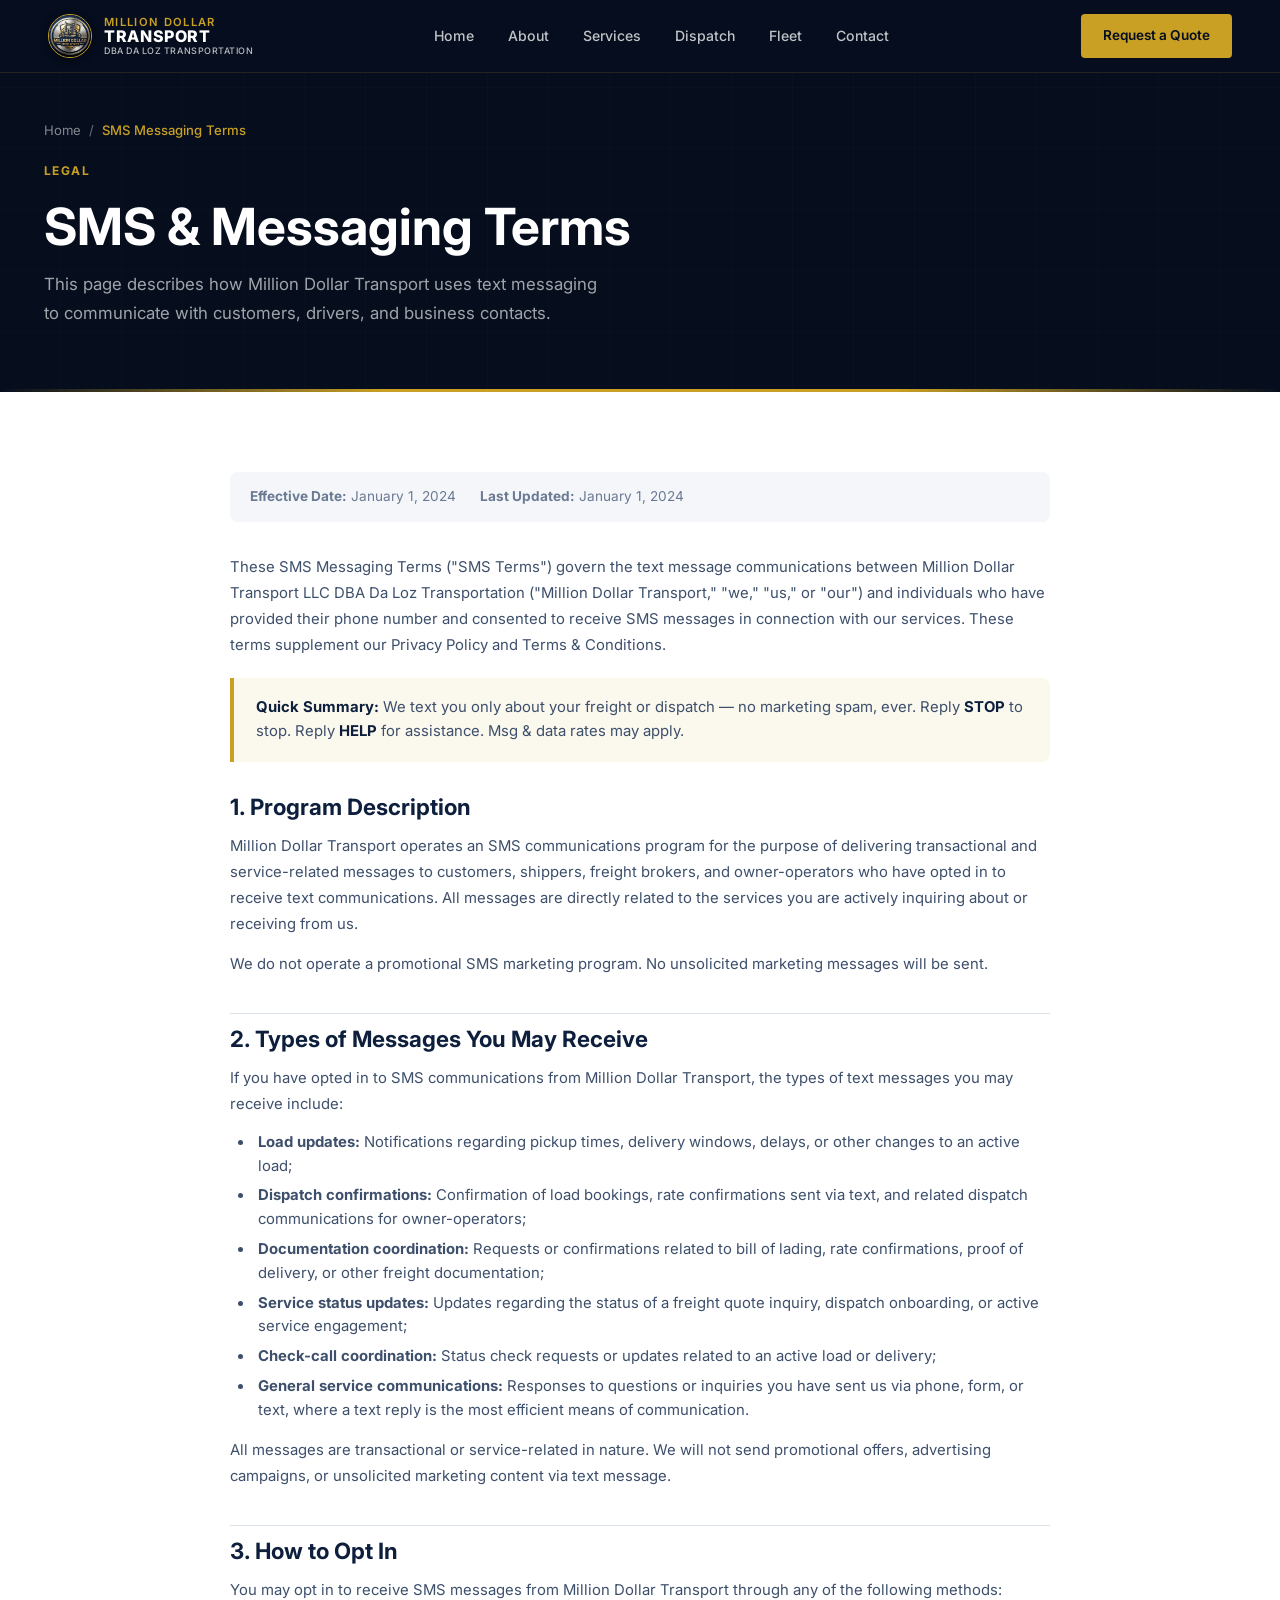
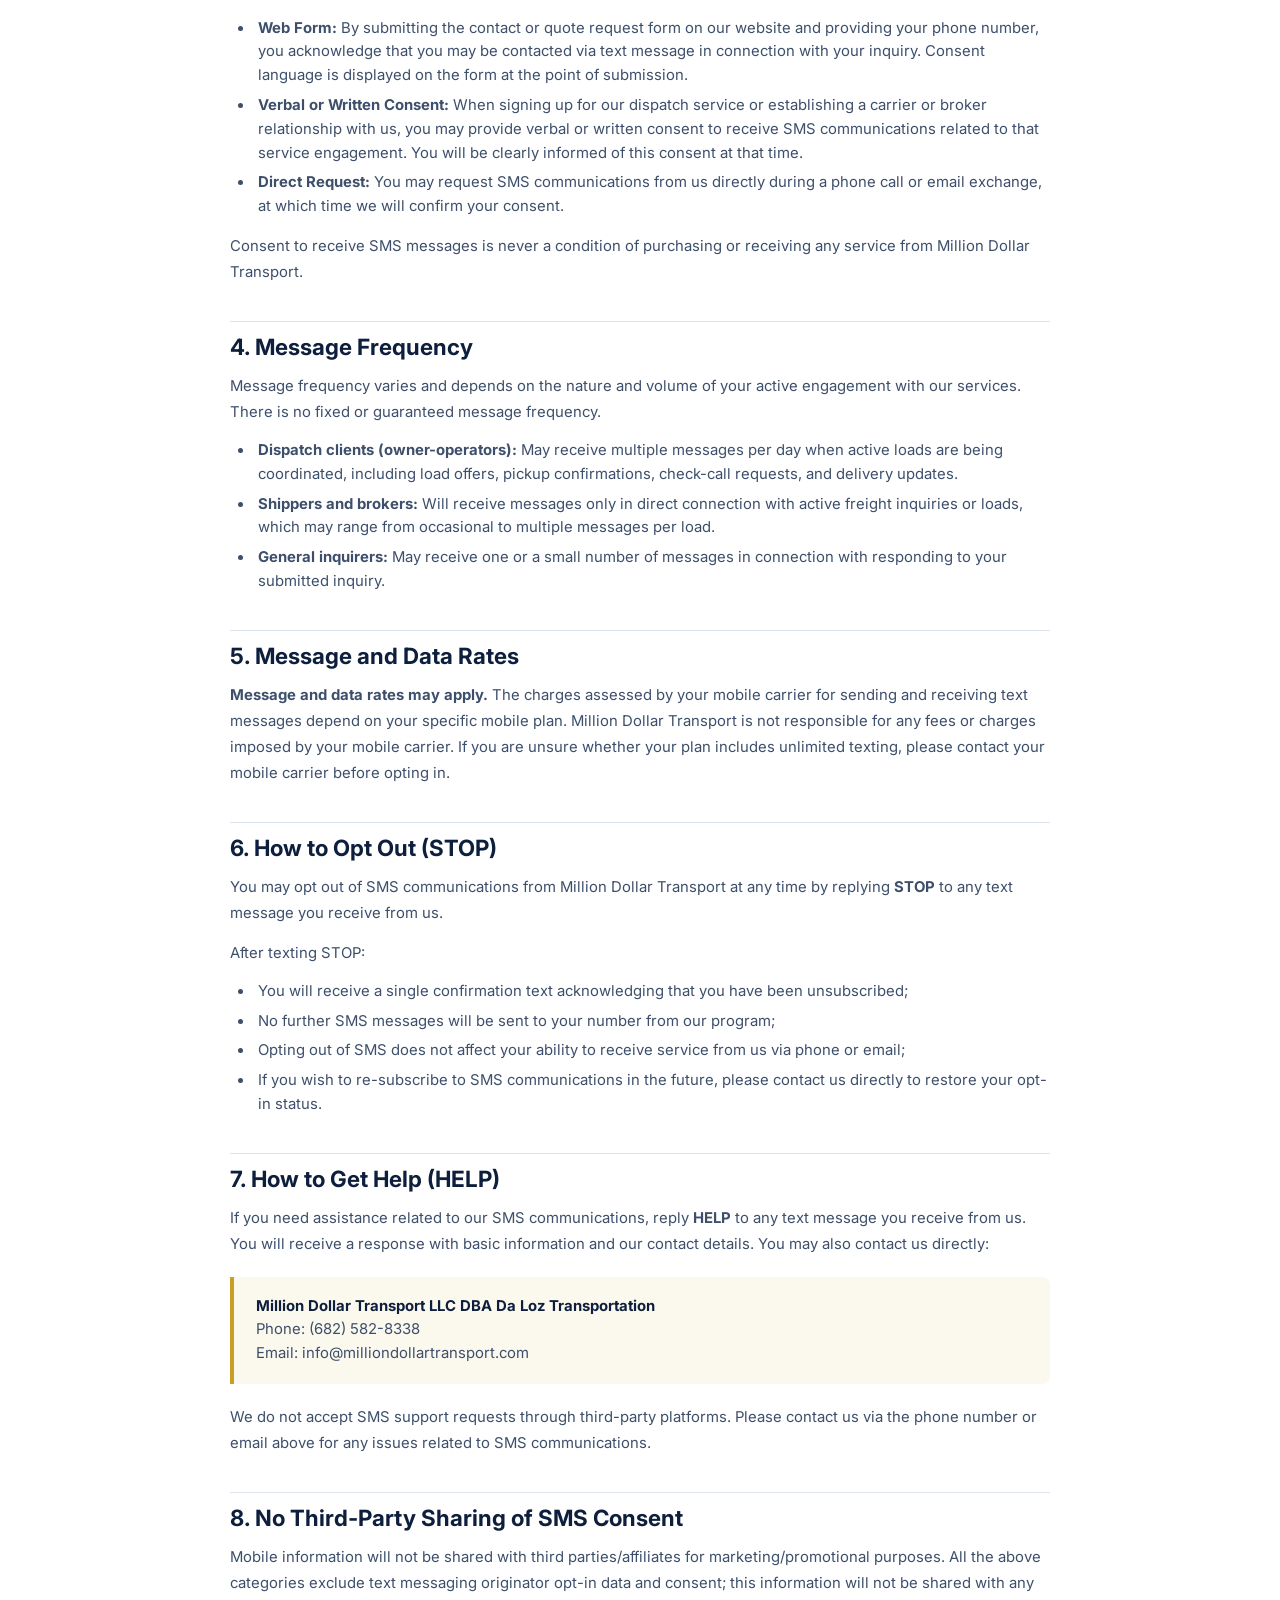
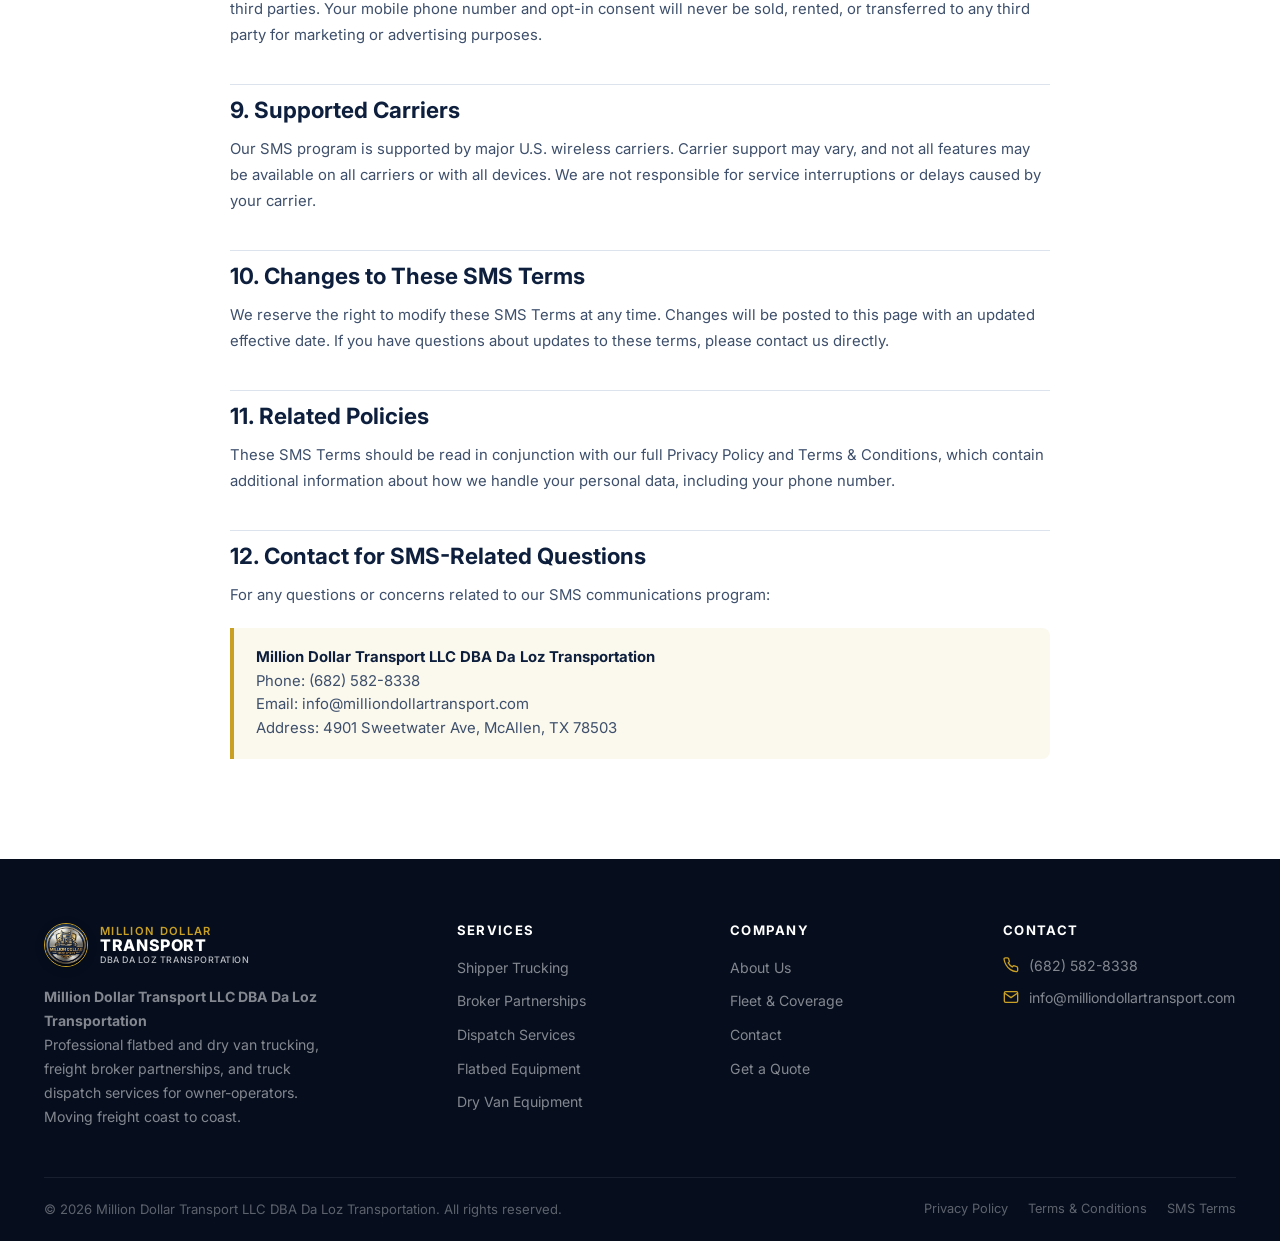
<file: sms-terms.html>
<!DOCTYPE html>
<html lang="en">
<head>
  <meta charset="UTF-8" />
  <meta name="viewport" content="width=device-width, initial-scale=1.0" />
  <title>SMS Messaging Terms — Million Dollar Transport</title>
  <meta name="description" content="SMS and text messaging terms for Million Dollar Transport. Learn how we communicate via text, how to opt out, and what messages you may receive." />
  <link rel="preconnect" href="https://fonts.googleapis.com" />
  <link rel="preconnect" href="https://fonts.gstatic.com" crossorigin />
  <link href="https://fonts.googleapis.com/css2?family=Inter:wght@400;500;600;700;800;900&display=swap" rel="stylesheet" />
  <link rel="stylesheet" href="css/style.css" />
</head>
<body>

<!-- NAV -->
<nav class="site-nav" role="navigation" aria-label="Main navigation">
  <div class="nav-inner">
    <a href="index.html" class="nav-logo" aria-label="Million Dollar Transport LLC DBA Da Loz Transportation — Home">
      <img src="images/logo.jpg" alt="Million Dollar Transport LLC DBA Da Loz Transportation Logo" class="nav-logo-img">
      <div class="nav-logo-text"><span class="nav-logo-line1">Million Dollar</span><span class="nav-logo-line2">Transport</span><span class="nav-logo-dba">DBA Da Loz Transportation</span></div>
    </a>
    <div class="nav-links">
      <a href="index.html">Home</a><a href="about.html">About</a><a href="services.html">Services</a>
      <a href="dispatch.html">Dispatch</a><a href="fleet.html">Fleet</a><a href="contact.html">Contact</a>
    </div>
    <a href="contact.html" class="btn btn--gold btn--sm nav-cta">Request a Quote</a>
    <button class="nav-hamburger" aria-label="Toggle navigation" aria-expanded="false"><span></span><span></span><span></span></button>
  </div>
</nav>
<div class="nav-mobile" role="navigation" aria-label="Mobile navigation">
  <a href="index.html">Home</a><a href="about.html">About Us</a><a href="services.html">Services</a>
  <a href="dispatch.html">Dispatch Services</a><a href="fleet.html">Fleet &amp; Equipment</a>
  <a href="contact.html">Contact</a><a href="contact.html" class="btn btn--gold">Request a Quote</a>
</div>

<!-- PAGE HERO -->
<section class="page-hero">
  <div class="container page-hero-content">
    <div class="breadcrumb"><a href="index.html">Home</a> / <span>SMS Messaging Terms</span></div>
    <span class="section-label">Legal</span>
    <h1>SMS &amp; Messaging Terms</h1>
    <p>This page describes how Million Dollar Transport uses text messaging to communicate with customers, drivers, and business contacts.</p>
  </div>
</section>

<!-- CONTENT -->
<section class="section">
  <div class="container">
    <div class="legal-content">

      <div class="legal-effective">
        <span><strong>Effective Date:</strong> January 1, 2024</span>
        <span><strong>Last Updated:</strong> January 1, 2024</span>
      </div>

      <p>These SMS Messaging Terms ("SMS Terms") govern the text message communications between Million Dollar Transport LLC DBA Da Loz Transportation ("Million Dollar Transport," "we," "us," or "our") and individuals who have provided their phone number and consented to receive SMS messages in connection with our services. These terms supplement our <a href="privacy.html">Privacy Policy</a> and <a href="terms.html">Terms &amp; Conditions</a>.</p>

      <!-- KEY TERMS BOX -->
      <div class="highlight-box">
        <strong>Quick Summary:</strong> We text you only about your freight or dispatch — no marketing spam, ever. Reply <strong>STOP</strong> to stop. Reply <strong>HELP</strong> for assistance. Msg &amp; data rates may apply.
      </div>

      <h2>1. Program Description</h2>
      <p>Million Dollar Transport operates an SMS communications program for the purpose of delivering transactional and service-related messages to customers, shippers, freight brokers, and owner-operators who have opted in to receive text communications. All messages are directly related to the services you are actively inquiring about or receiving from us.</p>
      <p>We do not operate a promotional SMS marketing program. No unsolicited marketing messages will be sent.</p>

      <h2>2. Types of Messages You May Receive</h2>
      <p>If you have opted in to SMS communications from Million Dollar Transport, the types of text messages you may receive include:</p>
      <ul>
        <li><strong>Load updates:</strong> Notifications regarding pickup times, delivery windows, delays, or other changes to an active load;</li>
        <li><strong>Dispatch confirmations:</strong> Confirmation of load bookings, rate confirmations sent via text, and related dispatch communications for owner-operators;</li>
        <li><strong>Documentation coordination:</strong> Requests or confirmations related to bill of lading, rate confirmations, proof of delivery, or other freight documentation;</li>
        <li><strong>Service status updates:</strong> Updates regarding the status of a freight quote inquiry, dispatch onboarding, or active service engagement;</li>
        <li><strong>Check-call coordination:</strong> Status check requests or updates related to an active load or delivery;</li>
        <li><strong>General service communications:</strong> Responses to questions or inquiries you have sent us via phone, form, or text, where a text reply is the most efficient means of communication.</li>
      </ul>
      <p>All messages are transactional or service-related in nature. We will not send promotional offers, advertising campaigns, or unsolicited marketing content via text message.</p>

      <h2>3. How to Opt In</h2>
      <p>You may opt in to receive SMS messages from Million Dollar Transport through any of the following methods:</p>
      <ul>
        <li><strong>Web Form:</strong> By submitting the contact or quote request form on our website and providing your phone number, you acknowledge that you may be contacted via text message in connection with your inquiry. Consent language is displayed on the form at the point of submission.</li>
        <li><strong>Verbal or Written Consent:</strong> When signing up for our dispatch service or establishing a carrier or broker relationship with us, you may provide verbal or written consent to receive SMS communications related to that service engagement. You will be clearly informed of this consent at that time.</li>
        <li><strong>Direct Request:</strong> You may request SMS communications from us directly during a phone call or email exchange, at which time we will confirm your consent.</li>
      </ul>
      <p>Consent to receive SMS messages is never a condition of purchasing or receiving any service from Million Dollar Transport.</p>

      <h2>4. Message Frequency</h2>
      <p>Message frequency varies and depends on the nature and volume of your active engagement with our services. There is no fixed or guaranteed message frequency.</p>
      <ul>
        <li><strong>Dispatch clients (owner-operators):</strong> May receive multiple messages per day when active loads are being coordinated, including load offers, pickup confirmations, check-call requests, and delivery updates.</li>
        <li><strong>Shippers and brokers:</strong> Will receive messages only in direct connection with active freight inquiries or loads, which may range from occasional to multiple messages per load.</li>
        <li><strong>General inquirers:</strong> May receive one or a small number of messages in connection with responding to your submitted inquiry.</li>
      </ul>

      <h2>5. Message and Data Rates</h2>
      <p><strong>Message and data rates may apply.</strong> The charges assessed by your mobile carrier for sending and receiving text messages depend on your specific mobile plan. Million Dollar Transport is not responsible for any fees or charges imposed by your mobile carrier. If you are unsure whether your plan includes unlimited texting, please contact your mobile carrier before opting in.</p>

      <h2>6. How to Opt Out (STOP)</h2>
      <p>You may opt out of SMS communications from Million Dollar Transport at any time by replying <strong>STOP</strong> to any text message you receive from us.</p>
      <p>After texting STOP:</p>
      <ul>
        <li>You will receive a single confirmation text acknowledging that you have been unsubscribed;</li>
        <li>No further SMS messages will be sent to your number from our program;</li>
        <li>Opting out of SMS does not affect your ability to receive service from us via phone or email;</li>
        <li>If you wish to re-subscribe to SMS communications in the future, please contact us directly to restore your opt-in status.</li>
      </ul>

      <h2>7. How to Get Help (HELP)</h2>
      <p>If you need assistance related to our SMS communications, reply <strong>HELP</strong> to any text message you receive from us. You will receive a response with basic information and our contact details. You may also contact us directly:</p>
      <div class="highlight-box">
        <strong>Million Dollar Transport LLC DBA Da Loz Transportation</strong><br>
        Phone: <a href="tel:+16825828338">(682) 582-8338</a><br>
        Email: <a href="mailto:info@milliondollartransport.com">info@milliondollartransport.com</a>
      </div>
      <p>We do not accept SMS support requests through third-party platforms. Please contact us via the phone number or email above for any issues related to SMS communications.</p>

      <h2>8. No Third-Party Sharing of SMS Consent</h2>
      <p>Mobile information will not be shared with third parties/affiliates for marketing/promotional purposes. All the above categories exclude text messaging originator opt-in data and consent; this information will not be shared with any third parties. Your mobile phone number and opt-in consent will never be sold, rented, or transferred to any third party for marketing or advertising purposes.</p>

      <h2>9. Supported Carriers</h2>
      <p>Our SMS program is supported by major U.S. wireless carriers. Carrier support may vary, and not all features may be available on all carriers or with all devices. We are not responsible for service interruptions or delays caused by your carrier.</p>

      <h2>10. Changes to These SMS Terms</h2>
      <p>We reserve the right to modify these SMS Terms at any time. Changes will be posted to this page with an updated effective date. If you have questions about updates to these terms, please contact us directly.</p>

      <h2>11. Related Policies</h2>
      <p>These SMS Terms should be read in conjunction with our full <a href="privacy.html">Privacy Policy</a> and <a href="terms.html">Terms &amp; Conditions</a>, which contain additional information about how we handle your personal data, including your phone number.</p>

      <h2>12. Contact for SMS-Related Questions</h2>
      <p>For any questions or concerns related to our SMS communications program:</p>
      <div class="highlight-box">
        <strong>Million Dollar Transport LLC DBA Da Loz Transportation</strong><br>
        Phone: <a href="tel:+16825828338">(682) 582-8338</a><br>
        Email: <a href="mailto:info@milliondollartransport.com">info@milliondollartransport.com</a><br>
        Address: 4901 Sweetwater Ave, McAllen, TX 78503
      </div>

    </div>
  </div>
</section>

<!-- FOOTER -->
<footer class="site-footer" role="contentinfo">
  <div class="container">
    <div class="footer-top">
      <div class="footer-brand">
        <div class="footer-logo"><img src="images/logo.jpg" alt="Million Dollar Transport LLC DBA Da Loz Transportation Logo" class="footer-logo-img"><div class="nav-logo-text"><span class="nav-logo-line1">Million Dollar</span><span class="nav-logo-line2">Transport</span><span class="nav-logo-dba">DBA Da Loz Transportation</span></div></div>
        <p><strong>Million Dollar Transport LLC DBA Da Loz Transportation</strong><br>Professional flatbed and dry van trucking, freight broker partnerships, and truck dispatch services for owner-operators. Moving freight coast to coast.</p>
      </div>
      <div class="footer-col"><h4>Services</h4><ul><li><a href="services.html#shippers">Shipper Trucking</a></li><li><a href="services.html#brokers">Broker Partnerships</a></li><li><a href="dispatch.html">Dispatch Services</a></li><li><a href="fleet.html">Flatbed Equipment</a></li><li><a href="fleet.html">Dry Van Equipment</a></li></ul></div>
      <div class="footer-col"><h4>Company</h4><ul><li><a href="about.html">About Us</a></li><li><a href="fleet.html">Fleet &amp; Coverage</a></li><li><a href="contact.html">Contact</a></li><li><a href="contact.html">Get a Quote</a></li></ul></div>
      <div class="footer-col"><h4>Contact</h4>
        <div class="footer-contact-item"><svg viewBox="0 0 24 24" stroke-width="2" fill="none" aria-hidden="true"><path d="M22 16.92v3a2 2 0 0 1-2.18 2 19.79 19.79 0 0 1-8.63-3.07A19.5 19.5 0 0 1 4.69 12 19.79 19.79 0 0 1 1.61 3.41 2 2 0 0 1 3.6 1.21h3a2 2 0 0 1 2 1.72c.127.96.361 1.903.7 2.81a2 2 0 0 1-.45 2.11L7.91 8.73a16 16 0 0 0 6 6l.94-.94a2 2 0 0 1 2.11-.45c.907.339 1.85.573 2.81.7A2 2 0 0 1 21.73 16z"/></svg><a href="tel:+16825828338">(682) 582-8338</a></div>
        <div class="footer-contact-item"><svg viewBox="0 0 24 24" stroke-width="2" fill="none" aria-hidden="true"><path d="M4 4h16c1.1 0 2 .9 2 2v12c0 1.1-.9 2-2 2H4c-1.1 0-2-.9-2-2V6c0-1.1.9-2 2-2z"/><polyline points="22,6 12,13 2,6"/></svg><a href="mailto:info@milliondollartransport.com">info@milliondollartransport.com</a></div>
      </div>
    </div>
    <div class="footer-bottom">
      <p>&copy; 2026 Million Dollar Transport LLC DBA Da Loz Transportation. All rights reserved.</p>
      <div class="footer-legal"><a href="privacy.html">Privacy Policy</a><a href="terms.html">Terms &amp; Conditions</a><a href="sms-terms.html">SMS Terms</a></div>
    </div>
  </div>
</footer>
<script src="js/main.js"></script>
</body>
</html>
</file>
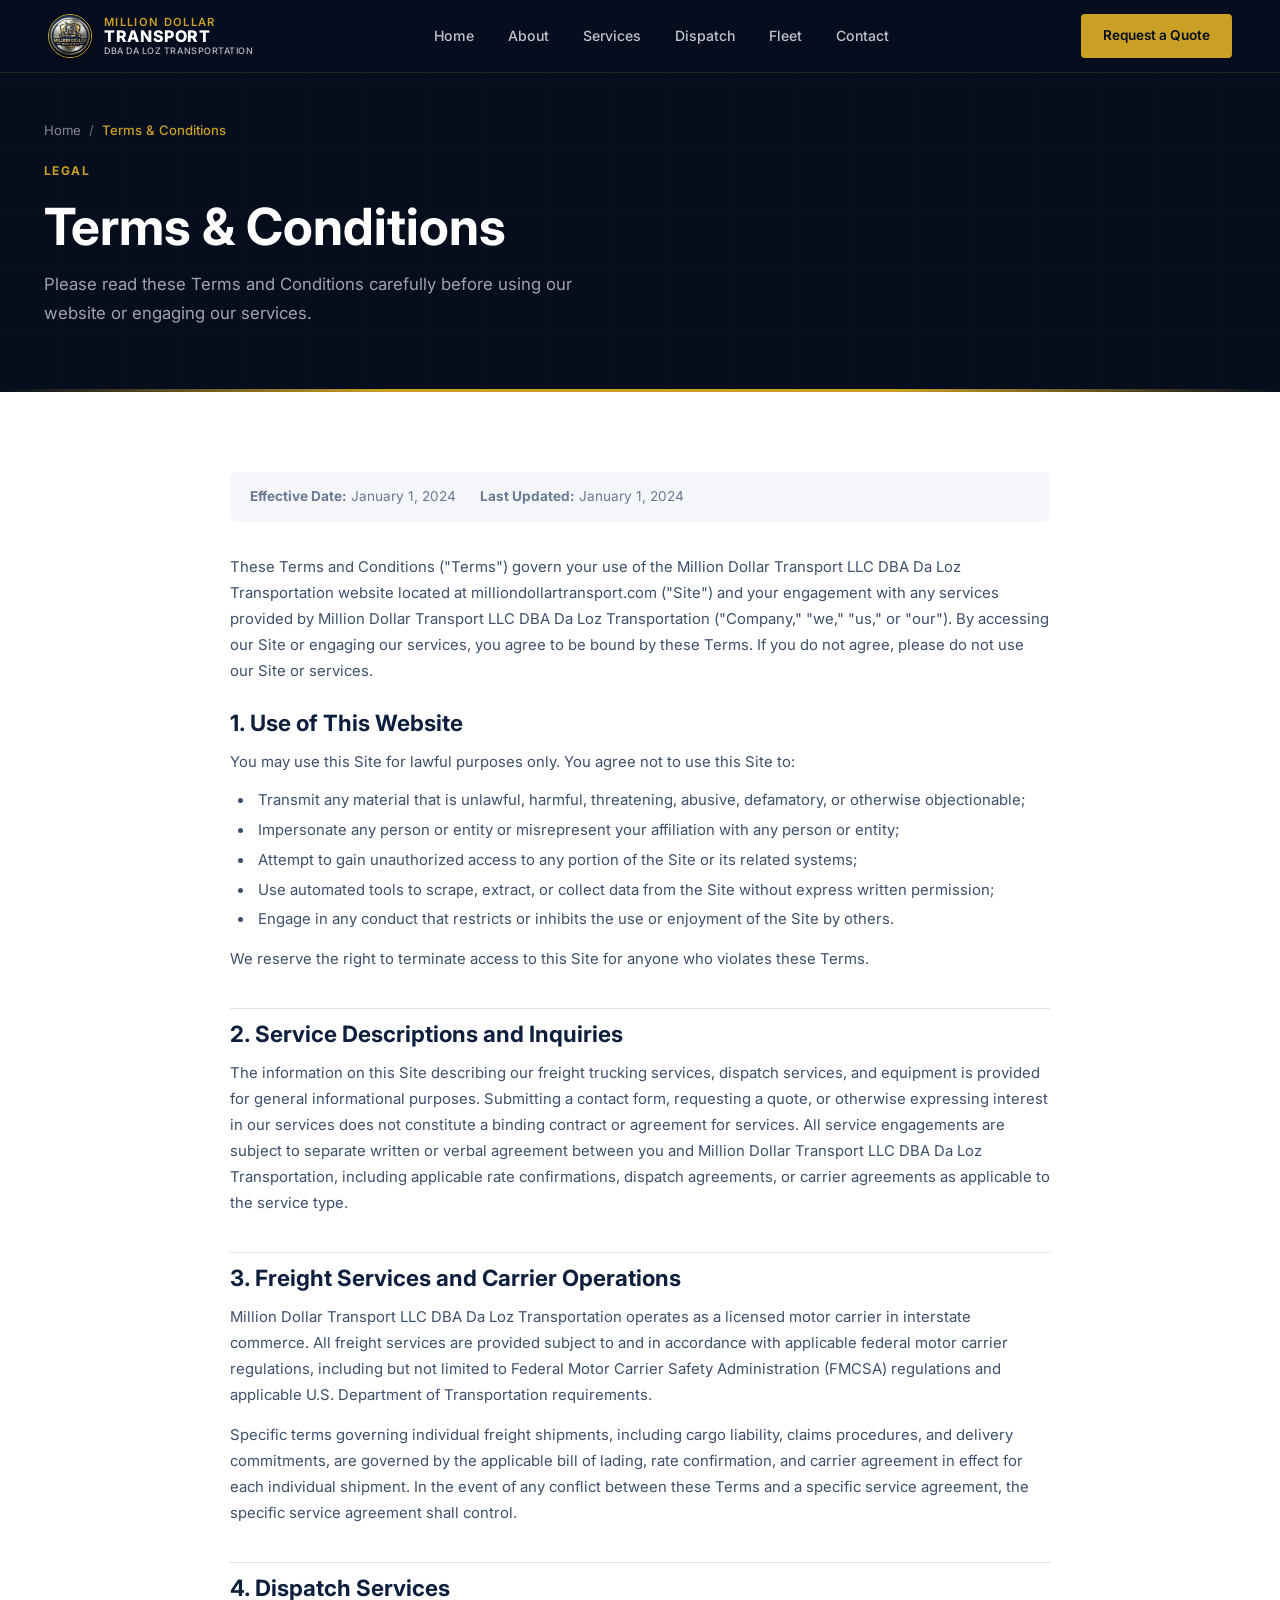
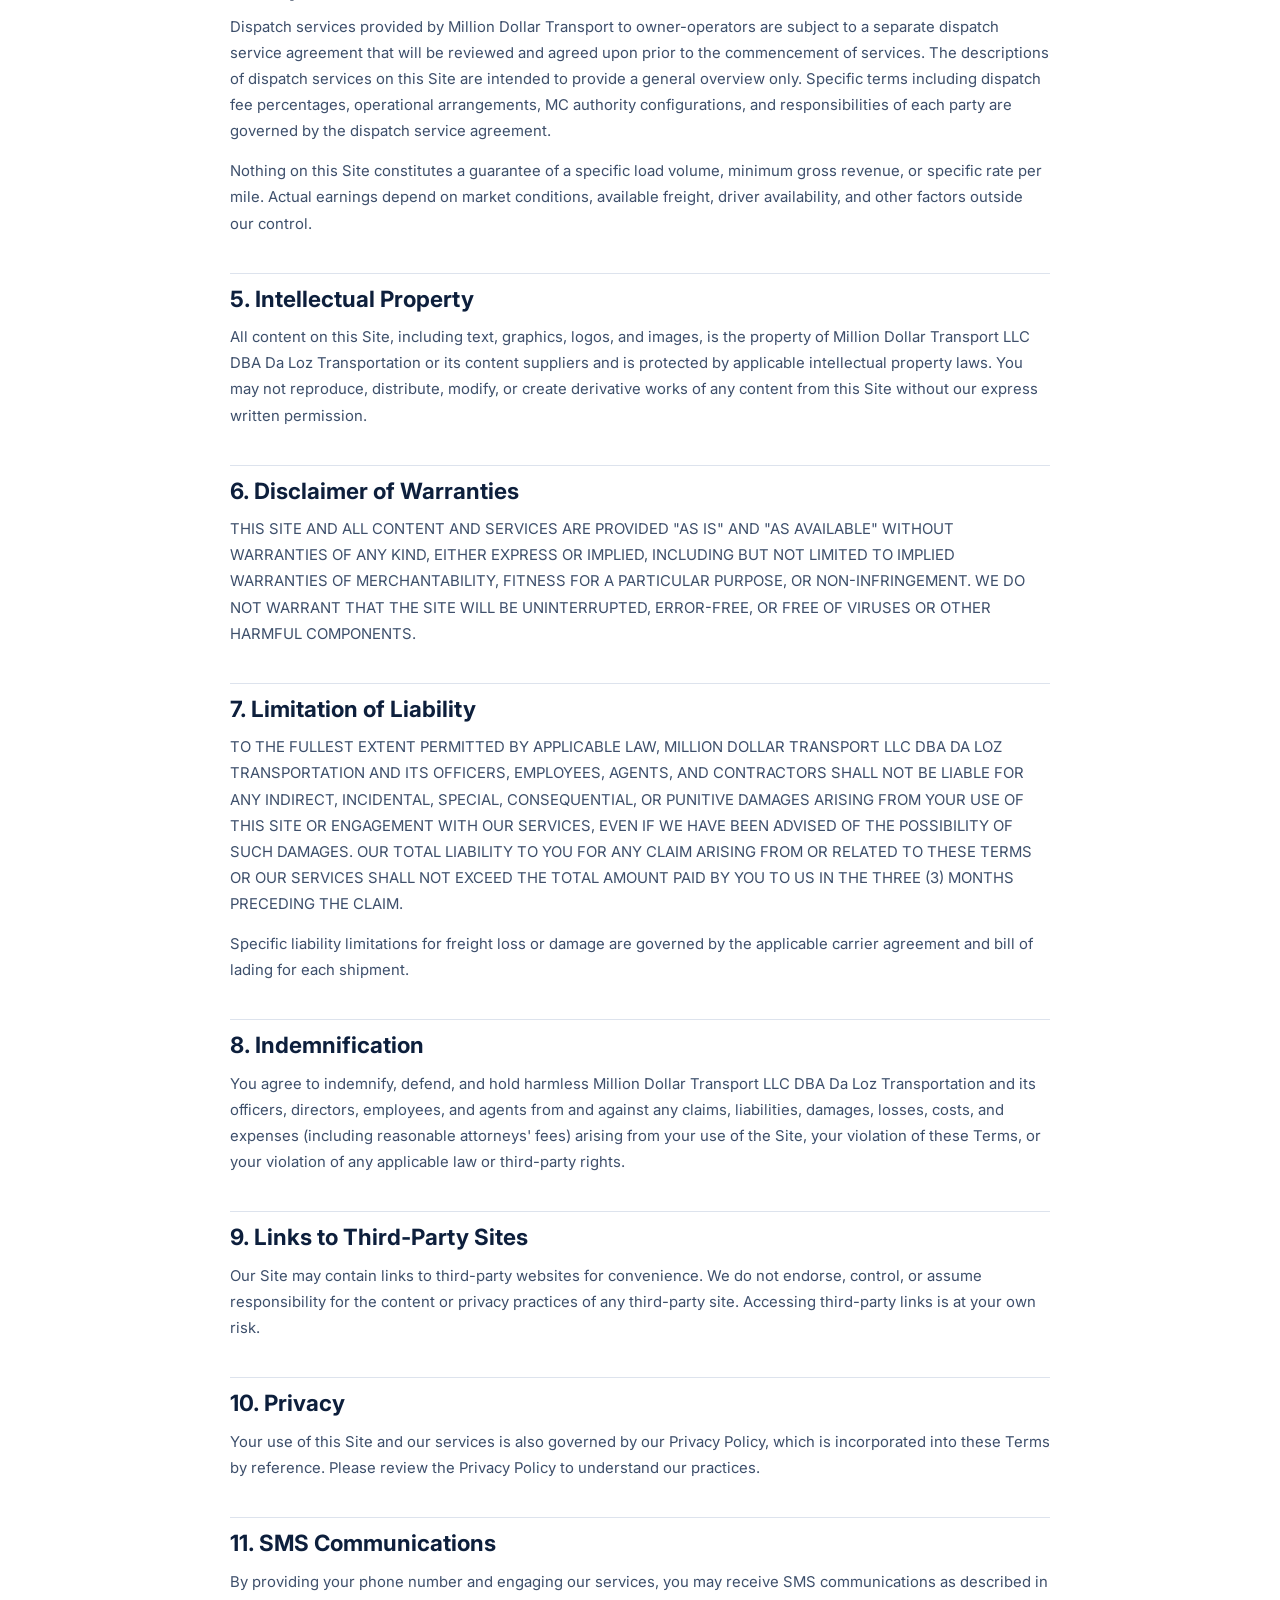
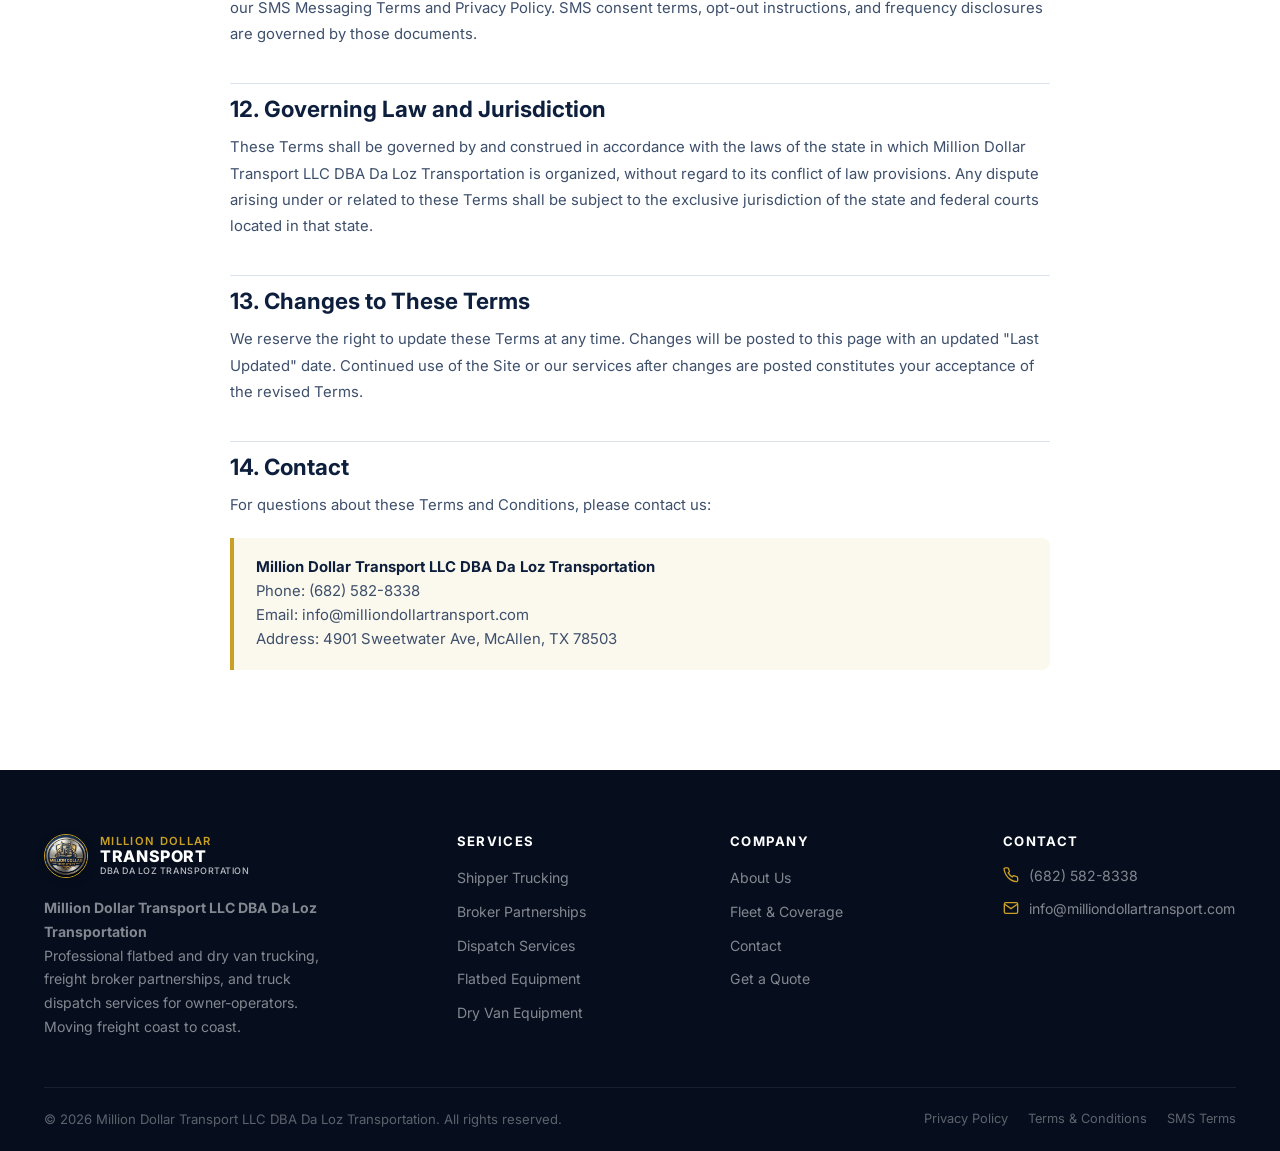
<file: terms.html>
<!DOCTYPE html>
<html lang="en">
<head>
  <meta charset="UTF-8" />
  <meta name="viewport" content="width=device-width, initial-scale=1.0" />
  <title>Terms &amp; Conditions — Million Dollar Transport</title>
  <meta name="description" content="Terms and Conditions governing use of the Million Dollar Transport website and services." />
  <link rel="preconnect" href="https://fonts.googleapis.com" />
  <link rel="preconnect" href="https://fonts.gstatic.com" crossorigin />
  <link href="https://fonts.googleapis.com/css2?family=Inter:wght@400;500;600;700;800;900&display=swap" rel="stylesheet" />
  <link rel="stylesheet" href="css/style.css" />
</head>
<body>

<!-- NAV -->
<nav class="site-nav" role="navigation" aria-label="Main navigation">
  <div class="nav-inner">
    <a href="index.html" class="nav-logo" aria-label="Million Dollar Transport LLC DBA Da Loz Transportation — Home">
      <img src="images/logo.jpg" alt="Million Dollar Transport LLC DBA Da Loz Transportation Logo" class="nav-logo-img">
      <div class="nav-logo-text"><span class="nav-logo-line1">Million Dollar</span><span class="nav-logo-line2">Transport</span><span class="nav-logo-dba">DBA Da Loz Transportation</span></div>
    </a>
    <div class="nav-links">
      <a href="index.html">Home</a><a href="about.html">About</a><a href="services.html">Services</a>
      <a href="dispatch.html">Dispatch</a><a href="fleet.html">Fleet</a><a href="contact.html">Contact</a>
    </div>
    <a href="contact.html" class="btn btn--gold btn--sm nav-cta">Request a Quote</a>
    <button class="nav-hamburger" aria-label="Toggle navigation" aria-expanded="false"><span></span><span></span><span></span></button>
  </div>
</nav>
<div class="nav-mobile" role="navigation" aria-label="Mobile navigation">
  <a href="index.html">Home</a><a href="about.html">About Us</a><a href="services.html">Services</a>
  <a href="dispatch.html">Dispatch Services</a><a href="fleet.html">Fleet &amp; Equipment</a>
  <a href="contact.html">Contact</a><a href="contact.html" class="btn btn--gold">Request a Quote</a>
</div>

<!-- PAGE HERO -->
<section class="page-hero">
  <div class="container page-hero-content">
    <div class="breadcrumb"><a href="index.html">Home</a> / <span>Terms &amp; Conditions</span></div>
    <span class="section-label">Legal</span>
    <h1>Terms &amp; Conditions</h1>
    <p>Please read these Terms and Conditions carefully before using our website or engaging our services.</p>
  </div>
</section>

<!-- CONTENT -->
<section class="section">
  <div class="container">
    <div class="legal-content">

      <div class="legal-effective">
        <span><strong>Effective Date:</strong> January 1, 2024</span>
        <span><strong>Last Updated:</strong> January 1, 2024</span>
      </div>

      <p>These Terms and Conditions ("Terms") govern your use of the Million Dollar Transport LLC DBA Da Loz Transportation website located at milliondollartransport.com ("Site") and your engagement with any services provided by Million Dollar Transport LLC DBA Da Loz Transportation ("Company," "we," "us," or "our"). By accessing our Site or engaging our services, you agree to be bound by these Terms. If you do not agree, please do not use our Site or services.</p>

      <h2>1. Use of This Website</h2>
      <p>You may use this Site for lawful purposes only. You agree not to use this Site to:</p>
      <ul>
        <li>Transmit any material that is unlawful, harmful, threatening, abusive, defamatory, or otherwise objectionable;</li>
        <li>Impersonate any person or entity or misrepresent your affiliation with any person or entity;</li>
        <li>Attempt to gain unauthorized access to any portion of the Site or its related systems;</li>
        <li>Use automated tools to scrape, extract, or collect data from the Site without express written permission;</li>
        <li>Engage in any conduct that restricts or inhibits the use or enjoyment of the Site by others.</li>
      </ul>
      <p>We reserve the right to terminate access to this Site for anyone who violates these Terms.</p>

      <h2>2. Service Descriptions and Inquiries</h2>
      <p>The information on this Site describing our freight trucking services, dispatch services, and equipment is provided for general informational purposes. Submitting a contact form, requesting a quote, or otherwise expressing interest in our services does not constitute a binding contract or agreement for services. All service engagements are subject to separate written or verbal agreement between you and Million Dollar Transport LLC DBA Da Loz Transportation, including applicable rate confirmations, dispatch agreements, or carrier agreements as applicable to the service type.</p>

      <h2>3. Freight Services and Carrier Operations</h2>
      <p>Million Dollar Transport LLC DBA Da Loz Transportation operates as a licensed motor carrier in interstate commerce. All freight services are provided subject to and in accordance with applicable federal motor carrier regulations, including but not limited to Federal Motor Carrier Safety Administration (FMCSA) regulations and applicable U.S. Department of Transportation requirements.</p>
      <p>Specific terms governing individual freight shipments, including cargo liability, claims procedures, and delivery commitments, are governed by the applicable bill of lading, rate confirmation, and carrier agreement in effect for each individual shipment. In the event of any conflict between these Terms and a specific service agreement, the specific service agreement shall control.</p>

      <h2>4. Dispatch Services</h2>
      <p>Dispatch services provided by Million Dollar Transport to owner-operators are subject to a separate dispatch service agreement that will be reviewed and agreed upon prior to the commencement of services. The descriptions of dispatch services on this Site are intended to provide a general overview only. Specific terms including dispatch fee percentages, operational arrangements, MC authority configurations, and responsibilities of each party are governed by the dispatch service agreement.</p>
      <p>Nothing on this Site constitutes a guarantee of a specific load volume, minimum gross revenue, or specific rate per mile. Actual earnings depend on market conditions, available freight, driver availability, and other factors outside our control.</p>

      <h2>5. Intellectual Property</h2>
      <p>All content on this Site, including text, graphics, logos, and images, is the property of Million Dollar Transport LLC DBA Da Loz Transportation or its content suppliers and is protected by applicable intellectual property laws. You may not reproduce, distribute, modify, or create derivative works of any content from this Site without our express written permission.</p>

      <h2>6. Disclaimer of Warranties</h2>
      <p>THIS SITE AND ALL CONTENT AND SERVICES ARE PROVIDED "AS IS" AND "AS AVAILABLE" WITHOUT WARRANTIES OF ANY KIND, EITHER EXPRESS OR IMPLIED, INCLUDING BUT NOT LIMITED TO IMPLIED WARRANTIES OF MERCHANTABILITY, FITNESS FOR A PARTICULAR PURPOSE, OR NON-INFRINGEMENT. WE DO NOT WARRANT THAT THE SITE WILL BE UNINTERRUPTED, ERROR-FREE, OR FREE OF VIRUSES OR OTHER HARMFUL COMPONENTS.</p>

      <h2>7. Limitation of Liability</h2>
      <p>TO THE FULLEST EXTENT PERMITTED BY APPLICABLE LAW, MILLION DOLLAR TRANSPORT LLC DBA DA LOZ TRANSPORTATION AND ITS OFFICERS, EMPLOYEES, AGENTS, AND CONTRACTORS SHALL NOT BE LIABLE FOR ANY INDIRECT, INCIDENTAL, SPECIAL, CONSEQUENTIAL, OR PUNITIVE DAMAGES ARISING FROM YOUR USE OF THIS SITE OR ENGAGEMENT WITH OUR SERVICES, EVEN IF WE HAVE BEEN ADVISED OF THE POSSIBILITY OF SUCH DAMAGES. OUR TOTAL LIABILITY TO YOU FOR ANY CLAIM ARISING FROM OR RELATED TO THESE TERMS OR OUR SERVICES SHALL NOT EXCEED THE TOTAL AMOUNT PAID BY YOU TO US IN THE THREE (3) MONTHS PRECEDING THE CLAIM.</p>
      <p>Specific liability limitations for freight loss or damage are governed by the applicable carrier agreement and bill of lading for each shipment.</p>

      <h2>8. Indemnification</h2>
      <p>You agree to indemnify, defend, and hold harmless Million Dollar Transport LLC DBA Da Loz Transportation and its officers, directors, employees, and agents from and against any claims, liabilities, damages, losses, costs, and expenses (including reasonable attorneys' fees) arising from your use of the Site, your violation of these Terms, or your violation of any applicable law or third-party rights.</p>

      <h2>9. Links to Third-Party Sites</h2>
      <p>Our Site may contain links to third-party websites for convenience. We do not endorse, control, or assume responsibility for the content or privacy practices of any third-party site. Accessing third-party links is at your own risk.</p>

      <h2>10. Privacy</h2>
      <p>Your use of this Site and our services is also governed by our <a href="privacy.html">Privacy Policy</a>, which is incorporated into these Terms by reference. Please review the Privacy Policy to understand our practices.</p>

      <h2>11. SMS Communications</h2>
      <p>By providing your phone number and engaging our services, you may receive SMS communications as described in our <a href="sms-terms.html">SMS Messaging Terms</a> and <a href="privacy.html">Privacy Policy</a>. SMS consent terms, opt-out instructions, and frequency disclosures are governed by those documents.</p>

      <h2>12. Governing Law and Jurisdiction</h2>
      <p>These Terms shall be governed by and construed in accordance with the laws of the state in which Million Dollar Transport LLC DBA Da Loz Transportation is organized, without regard to its conflict of law provisions. Any dispute arising under or related to these Terms shall be subject to the exclusive jurisdiction of the state and federal courts located in that state.</p>

      <h2>13. Changes to These Terms</h2>
      <p>We reserve the right to update these Terms at any time. Changes will be posted to this page with an updated "Last Updated" date. Continued use of the Site or our services after changes are posted constitutes your acceptance of the revised Terms.</p>

      <h2>14. Contact</h2>
      <p>For questions about these Terms and Conditions, please contact us:</p>
      <div class="highlight-box">
        <strong>Million Dollar Transport LLC DBA Da Loz Transportation</strong><br>
        Phone: <a href="tel:+16825828338">(682) 582-8338</a><br>
        Email: <a href="mailto:info@milliondollartransport.com">info@milliondollartransport.com</a><br>
        Address: 4901 Sweetwater Ave, McAllen, TX 78503
      </div>

    </div>
  </div>
</section>

<!-- FOOTER -->
<footer class="site-footer" role="contentinfo">
  <div class="container">
    <div class="footer-top">
      <div class="footer-brand">
        <div class="footer-logo"><img src="images/logo.jpg" alt="Million Dollar Transport LLC DBA Da Loz Transportation Logo" class="footer-logo-img"><div class="nav-logo-text"><span class="nav-logo-line1">Million Dollar</span><span class="nav-logo-line2">Transport</span><span class="nav-logo-dba">DBA Da Loz Transportation</span></div></div>
        <p><strong>Million Dollar Transport LLC DBA Da Loz Transportation</strong><br>Professional flatbed and dry van trucking, freight broker partnerships, and truck dispatch services for owner-operators. Moving freight coast to coast.</p>
      </div>
      <div class="footer-col"><h4>Services</h4><ul><li><a href="services.html#shippers">Shipper Trucking</a></li><li><a href="services.html#brokers">Broker Partnerships</a></li><li><a href="dispatch.html">Dispatch Services</a></li><li><a href="fleet.html">Flatbed Equipment</a></li><li><a href="fleet.html">Dry Van Equipment</a></li></ul></div>
      <div class="footer-col"><h4>Company</h4><ul><li><a href="about.html">About Us</a></li><li><a href="fleet.html">Fleet &amp; Coverage</a></li><li><a href="contact.html">Contact</a></li><li><a href="contact.html">Get a Quote</a></li></ul></div>
      <div class="footer-col"><h4>Contact</h4>
        <div class="footer-contact-item"><svg viewBox="0 0 24 24" stroke-width="2" fill="none" aria-hidden="true"><path d="M22 16.92v3a2 2 0 0 1-2.18 2 19.79 19.79 0 0 1-8.63-3.07A19.5 19.5 0 0 1 4.69 12 19.79 19.79 0 0 1 1.61 3.41 2 2 0 0 1 3.6 1.21h3a2 2 0 0 1 2 1.72c.127.96.361 1.903.7 2.81a2 2 0 0 1-.45 2.11L7.91 8.73a16 16 0 0 0 6 6l.94-.94a2 2 0 0 1 2.11-.45c.907.339 1.85.573 2.81.7A2 2 0 0 1 21.73 16z"/></svg><a href="tel:+16825828338">(682) 582-8338</a></div>
        <div class="footer-contact-item"><svg viewBox="0 0 24 24" stroke-width="2" fill="none" aria-hidden="true"><path d="M4 4h16c1.1 0 2 .9 2 2v12c0 1.1-.9 2-2 2H4c-1.1 0-2-.9-2-2V6c0-1.1.9-2 2-2z"/><polyline points="22,6 12,13 2,6"/></svg><a href="mailto:info@milliondollartransport.com">info@milliondollartransport.com</a></div>
      </div>
    </div>
    <div class="footer-bottom">
      <p>&copy; 2026 Million Dollar Transport LLC DBA Da Loz Transportation. All rights reserved.</p>
      <div class="footer-legal"><a href="privacy.html">Privacy Policy</a><a href="terms.html">Terms &amp; Conditions</a><a href="sms-terms.html">SMS Terms</a></div>
    </div>
  </div>
</footer>
<script src="js/main.js"></script>
</body>
</html>
</file>
<file: css/style.css>
/* =====================================================
   MILLION DOLLAR TRANSPORT — GLOBAL STYLESHEET
   Design: Navy #0d1f3c / Gold #c9a024 / White / Steel Gray
   ===================================================== */

/* ---------- RESET & BASE ---------- */
*, *::before, *::after { box-sizing: border-box; margin: 0; padding: 0; }

html { scroll-behavior: smooth; font-size: 16px; }

body {
  font-family: 'Inter', 'Segoe UI', system-ui, -apple-system, sans-serif;
  color: #1a1f2e;
  background: #ffffff;
  line-height: 1.6;
  -webkit-font-smoothing: antialiased;
}

img { max-width: 100%; display: block; }
a { text-decoration: none; color: inherit; }
ul { list-style: none; }

/* ---------- CSS VARIABLES ---------- */
:root {
  --navy:        #0d1f3c;
  --navy-dark:   #060e1e;
  --navy-mid:    #162d52;
  --steel:       #3d4f6b;
  --steel-light: #6b7a94;
  --gold:        #c9a024;
  --gold-light:  #e8b830;
  --gold-dark:   #a07e18;
  --white:       #ffffff;
  --off-white:   #f4f6f9;
  --border:      #dde3ed;
  --text-dark:   #1a1f2e;
  --text-muted:  #6b7a94;

  --radius-sm:   4px;
  --radius:      8px;
  --radius-lg:   14px;

  --shadow-sm:   0 1px 4px rgba(0,0,0,.08);
  --shadow:      0 4px 18px rgba(0,0,0,.10);
  --shadow-lg:   0 12px 40px rgba(0,0,0,.18);

  --transition:  all .22s ease;
  --max-width:   1240px;
  --section-py:  80px;
}

/* ---------- TYPOGRAPHY ---------- */
h1,h2,h3,h4,h5,h6 {
  font-weight: 700;
  line-height: 1.2;
  color: var(--navy);
}
h1 { font-size: clamp(2rem, 4.5vw, 3.2rem); }
h2 { font-size: clamp(1.6rem, 3vw, 2.4rem); }
h3 { font-size: clamp(1.15rem, 2vw, 1.5rem); }
h4 { font-size: 1.1rem; }
p  { line-height: 1.75; color: var(--steel); }

.gold    { color: var(--gold); }
.navy    { color: var(--navy); }
.white   { color: var(--white); }
.muted   { color: var(--text-muted); }
.bold    { font-weight: 700; }
.small   { font-size: .875rem; }

/* ---------- LAYOUT UTILITIES ---------- */
.container {
  max-width: var(--max-width);
  margin: 0 auto;
  padding: 0 24px;
}
.section {
  padding: var(--section-py) 0;
}
.section--dark {
  background: var(--navy);
  color: var(--white);
}
.section--dark h2, .section--dark h3, .section--dark h4 { color: var(--white); }
.section--dark p { color: #a8b4c8; }

.section--gray {
  background: var(--off-white);
}
.section--border-top {
  border-top: 1px solid var(--border);
}

/* ---------- GRID HELPERS ---------- */
.grid-2 { display: grid; grid-template-columns: repeat(2, 1fr); gap: 32px; }
.grid-3 { display: grid; grid-template-columns: repeat(3, 1fr); gap: 28px; }
.grid-4 { display: grid; grid-template-columns: repeat(4, 1fr); gap: 24px; }

.flex { display: flex; }
.flex-center { display: flex; align-items: center; justify-content: center; }
.flex-between { display: flex; align-items: center; justify-content: space-between; }
.gap-sm { gap: 12px; }
.gap-md { gap: 24px; }
.gap-lg { gap: 40px; }
.align-center { align-items: center; }
.flex-col { flex-direction: column; }

.text-center { text-align: center; }
.text-left   { text-align: left; }
.mt-sm { margin-top: 12px; }
.mt-md { margin-top: 24px; }
.mt-lg { margin-top: 40px; }
.mb-sm { margin-bottom: 12px; }
.mb-md { margin-bottom: 24px; }
.mb-lg { margin-bottom: 40px; }

/* ---------- SECTION LABELS ---------- */
.section-label {
  display: inline-block;
  font-size: .75rem;
  font-weight: 700;
  letter-spacing: .12em;
  text-transform: uppercase;
  color: var(--gold);
  margin-bottom: 12px;
}

/* ---------- BUTTONS ---------- */
.btn {
  display: inline-flex;
  align-items: center;
  gap: 8px;
  padding: 13px 28px;
  font-size: .95rem;
  font-weight: 600;
  border-radius: var(--radius-sm);
  border: 2px solid transparent;
  cursor: pointer;
  transition: var(--transition);
  text-transform: none;
  white-space: nowrap;
  font-family: inherit;
}

.btn--gold {
  background: var(--gold);
  color: var(--navy-dark);
  border-color: var(--gold);
}
.btn--gold:hover {
  background: var(--gold-light);
  border-color: var(--gold-light);
  transform: translateY(-1px);
  box-shadow: 0 6px 20px rgba(201,160,36,.35);
}

.btn--outline-white {
  background: transparent;
  color: var(--white);
  border-color: rgba(255,255,255,.5);
}
.btn--outline-white:hover {
  background: rgba(255,255,255,.1);
  border-color: var(--white);
}

.btn--outline-navy {
  background: transparent;
  color: var(--navy);
  border-color: var(--navy);
}
.btn--outline-navy:hover {
  background: var(--navy);
  color: var(--white);
}

.btn--navy {
  background: var(--navy);
  color: var(--white);
  border-color: var(--navy);
}
.btn--navy:hover {
  background: var(--navy-mid);
  border-color: var(--navy-mid);
  transform: translateY(-1px);
}

.btn--sm { padding: 9px 20px; font-size: .85rem; }
.btn--lg { padding: 16px 36px; font-size: 1.05rem; }

/* ---------- CARDS ---------- */
.card {
  background: var(--white);
  border: 1px solid var(--border);
  border-radius: var(--radius-lg);
  padding: 32px 28px;
  transition: var(--transition);
}
.card:hover {
  box-shadow: var(--shadow-lg);
  transform: translateY(-3px);
  border-color: var(--gold);
}
.card--dark {
  background: var(--navy-mid);
  border-color: rgba(255,255,255,.08);
  color: var(--white);
}
.card--dark h3, .card--dark h4 { color: var(--white); }
.card--dark p { color: #a8b4c8; }

.card-icon {
  width: 52px;
  height: 52px;
  background: rgba(201,160,36,.12);
  border-radius: var(--radius);
  display: flex;
  align-items: center;
  justify-content: center;
  margin-bottom: 18px;
}
.card-icon svg { width: 26px; height: 26px; stroke: var(--gold); fill: none; stroke-width: 2; }
.card--dark .card-icon { background: rgba(201,160,36,.15); }

/* ---------- GOLD DIVIDER ---------- */
.gold-rule {
  width: 48px;
  height: 3px;
  background: var(--gold);
  border-radius: 2px;
  margin: 16px 0 20px;
}
.gold-rule--center { margin: 16px auto 20px; }

/* ---------- STAT ITEMS ---------- */
.stat-item { text-align: center; padding: 8px; }
.stat-num {
  font-size: clamp(2rem, 3.5vw, 2.8rem);
  font-weight: 800;
  color: var(--gold);
  line-height: 1;
  display: block;
}
.stat-label {
  font-size: .85rem;
  color: #a8b4c8;
  margin-top: 4px;
  font-weight: 500;
  text-transform: uppercase;
  letter-spacing: .05em;
}

/* ---------- BADGE / TAG ---------- */
.badge {
  display: inline-block;
  background: rgba(201,160,36,.15);
  color: var(--gold-dark);
  font-size: .78rem;
  font-weight: 700;
  padding: 3px 10px;
  border-radius: 3px;
  text-transform: uppercase;
  letter-spacing: .05em;
}
.badge--navy {
  background: rgba(13,31,60,.08);
  color: var(--navy);
}

/* =====================================================
   NAVIGATION
   ===================================================== */
.site-nav {
  position: fixed;
  top: 0; left: 0; right: 0;
  z-index: 1000;
  background: rgba(6,14,30,.97);
  backdrop-filter: blur(8px);
  -webkit-backdrop-filter: blur(8px);
  border-bottom: 1px solid rgba(201,160,36,.15);
  transition: box-shadow .3s;
}
.site-nav.scrolled {
  box-shadow: 0 2px 24px rgba(0,0,0,.35);
}
.nav-inner {
  display: flex;
  align-items: center;
  justify-content: space-between;
  height: 72px;
  padding: 0 28px;
  max-width: var(--max-width);
  margin: 0 auto;
}

/* Logo */
.nav-logo {
  display: flex;
  align-items: center;
  gap: 12px;
  text-decoration: none;
}
.nav-logo-img {
  width: 44px;
  height: 44px;
  aspect-ratio: 1 / 1;
  object-fit: cover;
  object-position: center;
  border-radius: 50%;
  border: 1.5px solid var(--gold);
  box-shadow: 0 2px 8px rgba(0,0,0,0.4);
  flex-shrink: 0;
  transition: transform 0.25s ease, box-shadow 0.25s ease;
}
.nav-logo:hover .nav-logo-img {
  transform: scale(1.08);
  box-shadow: 0 0 14px rgba(201,160,36,0.6);
}
.footer-logo-img {
  width: 44px;
  height: 44px;
  aspect-ratio: 1 / 1;
  object-fit: cover;
  object-position: center;
  border-radius: 50%;
  border: 1.5px solid var(--gold);
  box-shadow: 0 2px 8px rgba(0,0,0,0.3);
  flex-shrink: 0;
}
.brand-emblem-badge {
  display: inline-flex;
  flex-direction: column;
  align-items: center;
  text-align: center;
}
.brand-emblem-img {
  width: 100%;
  max-width: 260px;
  aspect-ratio: 1 / 1;
  object-fit: cover;
  object-position: center;
  border-radius: 50%;
  border: 3px solid var(--gold);
  box-shadow: 0 12px 36px rgba(0,0,0,0.5), 0 0 24px rgba(201,160,36,0.35);
  transition: transform 0.3s ease, box-shadow 0.3s ease;
}
.brand-emblem-img:hover {
  transform: scale(1.03);
  box-shadow: 0 16px 44px rgba(0,0,0,0.6), 0 0 32px rgba(201,160,36,0.55);
}
.brand-emblem-sm {
  width: 64px;
  height: 64px;
  aspect-ratio: 1 / 1;
  object-fit: cover;
  object-position: center;
  border-radius: 50%;
  border: 2px solid var(--gold);
  box-shadow: 0 4px 14px rgba(0,0,0,0.35);
  flex-shrink: 0;
}
.nav-logo-mark {
  width: 42px;
  height: 42px;
  background: var(--gold);
  border-radius: 4px;
  display: flex;
  align-items: center;
  justify-content: center;
  font-weight: 900;
  font-size: 1.1rem;
  color: var(--navy-dark);
  letter-spacing: -.02em;
  flex-shrink: 0;
}
.nav-logo-text { line-height: 1.1; }
.nav-logo-line1 {
  display: block;
  font-size: .7rem;
  font-weight: 600;
  color: var(--gold);
  text-transform: uppercase;
  letter-spacing: .12em;
}
.nav-logo-line2 {
  display: block;
  font-size: 1rem;
  font-weight: 800;
  color: var(--white);
  text-transform: uppercase;
  letter-spacing: .04em;
}
.nav-logo-dba {
  display: block;
  font-size: .56rem;
  font-weight: 500;
  color: rgba(255, 255, 255, 0.72);
  letter-spacing: .06em;
  text-transform: uppercase;
  margin-top: 2px;
  line-height: 1;
}

/* Nav links */
.nav-links {
  display: flex;
  align-items: center;
  gap: 6px;
}
.nav-links a {
  display: block;
  padding: 8px 14px;
  font-size: .88rem;
  font-weight: 500;
  color: rgba(255,255,255,.75);
  border-radius: var(--radius-sm);
  transition: var(--transition);
  white-space: nowrap;
}
.nav-links a:hover, .nav-links a.active {
  color: var(--white);
  background: rgba(255,255,255,.07);
}

.nav-cta { margin-left: 12px; }

/* Hamburger */
.nav-hamburger {
  display: none;
  flex-direction: column;
  gap: 5px;
  background: none;
  border: none;
  cursor: pointer;
  padding: 6px;
  border-radius: var(--radius-sm);
}
.nav-hamburger span {
  display: block;
  width: 24px;
  height: 2px;
  background: var(--white);
  border-radius: 2px;
  transition: var(--transition);
}
.nav-hamburger.open span:nth-child(1) { transform: rotate(45deg) translate(5px,5px); }
.nav-hamburger.open span:nth-child(2) { opacity: 0; }
.nav-hamburger.open span:nth-child(3) { transform: rotate(-45deg) translate(5px,-5px); }

/* Mobile menu */
.nav-mobile {
  display: none;
  position: fixed;
  top: 72px; left: 0; right: 0;
  background: var(--navy-dark);
  border-top: 1px solid rgba(201,160,36,.15);
  padding: 16px 24px 24px;
  z-index: 999;
  box-shadow: 0 8px 32px rgba(0,0,0,.4);
}
.nav-mobile.open { display: block; }
.nav-mobile a {
  display: block;
  padding: 12px 0;
  font-size: 1rem;
  font-weight: 500;
  color: rgba(255,255,255,.85);
  border-bottom: 1px solid rgba(255,255,255,.07);
}
.nav-mobile a:last-child { border-bottom: none; }
.nav-mobile a:hover { color: var(--gold); }
.nav-mobile .btn {
  display: flex;
  justify-content: center;
  margin-top: 16px;
}

/* =====================================================
   HERO SECTION
   ===================================================== */
.hero {
  position: relative;
  min-height: 100vh;
  display: flex;
  align-items: center;
  overflow: hidden;
  padding-top: 72px;
}

.hero-bg {
  position: absolute;
  inset: 0;
  background: var(--navy-dark);
}

/* Industrial grid / texture overlay */
.hero-bg::before {
  content: '';
  position: absolute;
  inset: 0;
  background:
    linear-gradient(135deg, rgba(13,31,60,.98) 40%, rgba(6,14,30,.85) 100%),
    repeating-linear-gradient(
      0deg,
      transparent,
      transparent 60px,
      rgba(255,255,255,.012) 60px,
      rgba(255,255,255,.012) 61px
    ),
    repeating-linear-gradient(
      90deg,
      transparent,
      transparent 60px,
      rgba(255,255,255,.012) 60px,
      rgba(255,255,255,.012) 61px
    );
  z-index: 1;
}

/* Gold accent line bottom */
.hero-bg::after {
  content: '';
  position: absolute;
  bottom: 0; left: 0; right: 0;
  height: 3px;
  background: linear-gradient(90deg, transparent, var(--gold), transparent);
  z-index: 3;
}

/* Decorative highway lines */
.hero-road {
  position: absolute;
  right: 0; top: 0; bottom: 0;
  width: 50%;
  z-index: 2;
  opacity: .07;
  background:
    repeating-linear-gradient(
      -15deg,
      transparent,
      transparent 80px,
      rgba(255,255,255,.4) 80px,
      rgba(255,255,255,.4) 82px
    );
}

.hero-content {
  position: relative;
  z-index: 4;
  max-width: var(--max-width);
  margin: 0 auto;
  padding: 80px 28px;
}

.hero-grid {
  display: grid;
  grid-template-columns: 1fr auto;
  align-items: center;
  gap: 50px;
}
.hero-emblem-showcase {
  position: relative;
  display: flex;
  flex-direction: column;
  align-items: center;
  margin-bottom: 40px;
}
.hero-emblem-img {
  width: 260px;
  height: 260px;
  aspect-ratio: 1 / 1;
  object-fit: cover;
  object-position: center;
  border-radius: 50%;
  border: 4px solid var(--gold);
  box-shadow: 0 16px 45px rgba(0,0,0,0.65), 0 0 35px rgba(201,160,36,0.35);
  animation: emblemFloat 6s ease-in-out infinite;
}
.hero-emblem-badge-tag {
  margin-top: 14px;
  font-size: .75rem;
  letter-spacing: .12em;
  text-transform: uppercase;
  color: var(--gold);
  font-weight: 700;
  background: rgba(13,31,60,.8);
  border: 1px solid rgba(201,160,36,.4);
  padding: 4px 14px;
  border-radius: 20px;
  backdrop-filter: blur(8px);
}
@keyframes emblemFloat {
  0%, 100% { transform: translateY(0); }
  50% { transform: translateY(-7px); }
}
@media (max-width: 900px) {
  .hero-grid {
    grid-template-columns: 1fr;
    gap: 30px;
  }
  .hero-emblem-showcase {
    display: none;
  }
}

.hero-eyebrow {
  font-size: .75rem;
  font-weight: 700;
  letter-spacing: .18em;
  text-transform: uppercase;
  color: var(--gold);
  margin-bottom: 20px;
  display: flex;
  align-items: center;
  gap: 10px;
}
.hero-eyebrow::before {
  content: '';
  display: block;
  width: 28px;
  height: 2px;
  background: var(--gold);
  border-radius: 2px;
}

.hero-headline {
  font-size: clamp(2.4rem, 5.5vw, 4rem);
  font-weight: 800;
  color: var(--white);
  line-height: 1.1;
  max-width: 700px;
  margin-bottom: 24px;
}
.hero-headline em {
  color: var(--gold);
  font-style: normal;
  display: block;
}

.hero-subhead {
  font-size: 1.1rem;
  color: rgba(255,255,255,.65);
  max-width: 520px;
  margin-bottom: 40px;
  line-height: 1.7;
}

.hero-actions {
  display: flex;
  gap: 16px;
  flex-wrap: wrap;
  margin-bottom: 60px;
}

.hero-stats {
  display: flex;
  gap: 40px;
  flex-wrap: wrap;
  padding-top: 40px;
  border-top: 1px solid rgba(255,255,255,.1);
}
.hero-stat { }
.hero-stat .num {
  font-size: 1.8rem;
  font-weight: 800;
  color: var(--gold);
  display: block;
}
.hero-stat .lbl {
  font-size: .8rem;
  color: rgba(255,255,255,.5);
  font-weight: 500;
  text-transform: uppercase;
  letter-spacing: .07em;
}

/* =====================================================
   PAGE HERO (inner pages)
   ===================================================== */
.page-hero {
  background: var(--navy-dark);
  padding: 120px 0 64px;
  position: relative;
  overflow: hidden;
}
.page-hero::before {
  content: '';
  position: absolute;
  inset: 0;
  background:
    repeating-linear-gradient(
      0deg, transparent, transparent 60px,
      rgba(255,255,255,.01) 60px, rgba(255,255,255,.01) 61px
    ),
    repeating-linear-gradient(
      90deg, transparent, transparent 60px,
      rgba(255,255,255,.01) 60px, rgba(255,255,255,.01) 61px
    );
}
.page-hero::after {
  content: '';
  position: absolute;
  bottom: 0; left: 0; right: 0;
  height: 3px;
  background: linear-gradient(90deg, transparent, var(--gold) 30%, var(--gold) 70%, transparent);
}
.page-hero-content {
  position: relative;
  z-index: 2;
}
.page-hero h1 { color: var(--white); margin-bottom: 12px; }
.page-hero p { color: rgba(255,255,255,.62); max-width: 560px; font-size: 1.05rem; }
.page-hero .section-label { margin-bottom: 16px; }

/* =====================================================
   SERVICES OVERVIEW
   ===================================================== */
.service-card {
  background: var(--white);
  border: 1px solid var(--border);
  border-radius: var(--radius-lg);
  padding: 36px 30px;
  transition: var(--transition);
  position: relative;
  overflow: hidden;
}
.service-card::before {
  content: '';
  position: absolute;
  top: 0; left: 0; right: 0;
  height: 3px;
  background: var(--gold);
  transform: scaleX(0);
  transition: transform .25s ease;
  transform-origin: left;
}
.service-card:hover::before { transform: scaleX(1); }
.service-card:hover {
  box-shadow: var(--shadow-lg);
  transform: translateY(-4px);
}
.service-card h3 { margin: 16px 0 10px; }
.service-card p { font-size: .93rem; margin-bottom: 20px; }
.service-card .learn-more {
  font-size: .88rem;
  font-weight: 600;
  color: var(--gold-dark);
  display: inline-flex;
  align-items: center;
  gap: 6px;
  transition: gap .2s ease;
}
.service-card:hover .learn-more { gap: 10px; }
.service-card .learn-more::after { content: '→'; }

/* =====================================================
   TRUST STRIP
   ===================================================== */
.trust-strip {
  background: var(--navy);
  padding: 28px 0;
  border-top: 1px solid rgba(201,160,36,.15);
  border-bottom: 1px solid rgba(201,160,36,.15);
}
.trust-item {
  display: flex;
  align-items: center;
  gap: 12px;
  color: rgba(255,255,255,.8);
}
.trust-item svg { stroke: var(--gold); fill: none; stroke-width: 2; flex-shrink: 0; }
.trust-item span { font-size: .88rem; font-weight: 500; }

/* =====================================================
   EQUIPMENT CARDS
   ===================================================== */
.equip-card {
  background: var(--navy-mid);
  border-radius: var(--radius-lg);
  overflow: hidden;
  border: 1px solid rgba(255,255,255,.06);
  transition: var(--transition);
}
.equip-card:hover {
  transform: translateY(-4px);
  box-shadow: var(--shadow-lg);
  border-color: rgba(201,160,36,.3);
}
.equip-visual {
  height: 200px;
  display: flex;
  align-items: center;
  justify-content: center;
  font-size: 5rem;
  position: relative;
  overflow: hidden;
  background: var(--navy-dark);
}
.equip-visual::before {
  content: '';
  position: absolute;
  inset: 0;
  background: repeating-linear-gradient(
    45deg,
    transparent, transparent 20px,
    rgba(255,255,255,.015) 20px, rgba(255,255,255,.015) 21px
  );
}
.equip-svg {
  width: 200px;
  height: 80px;
  position: relative;
  z-index: 1;
}
.equip-body {
  padding: 28px 24px;
}
.equip-body h3 { color: var(--white); margin-bottom: 8px; }
.equip-body p { color: #a8b4c8; font-size: .92rem; margin-bottom: 16px; }
.equip-specs {
  display: flex;
  flex-wrap: wrap;
  gap: 8px;
}
.equip-spec {
  background: rgba(201,160,36,.1);
  color: var(--gold);
  font-size: .78rem;
  font-weight: 600;
  padding: 4px 10px;
  border-radius: 3px;
  text-transform: uppercase;
  letter-spacing: .04em;
}

/* =====================================================
   DISPATCH SECTION
   ===================================================== */
.dispatch-option {
  background: var(--white);
  border: 2px solid var(--border);
  border-radius: var(--radius-lg);
  padding: 36px 30px;
  transition: var(--transition);
  position: relative;
}
.dispatch-option.featured {
  border-color: var(--gold);
}
.dispatch-option .featured-badge {
  position: absolute;
  top: -12px;
  left: 30px;
  background: var(--gold);
  color: var(--navy-dark);
  font-size: .72rem;
  font-weight: 700;
  padding: 3px 12px;
  border-radius: 3px;
  text-transform: uppercase;
  letter-spacing: .08em;
}
.dispatch-option h3 { color: var(--navy); margin: 0 0 8px; }
.dispatch-option .sub { color: var(--text-muted); font-size: .9rem; margin-bottom: 20px; }
.dispatch-option:hover {
  box-shadow: var(--shadow-lg);
  transform: translateY(-3px);
}

.dispatch-list {
  display: flex;
  flex-direction: column;
  gap: 10px;
  margin-bottom: 28px;
}
.dispatch-list li {
  display: flex;
  align-items: flex-start;
  gap: 10px;
  font-size: .93rem;
  color: var(--steel);
}
.dispatch-list li::before {
  content: '';
  display: block;
  width: 18px;
  height: 18px;
  min-width: 18px;
  border-radius: 50%;
  background: rgba(201,160,36,.15);
  background-image: url("data:image/svg+xml,%3Csvg xmlns='http://www.w3.org/2000/svg' viewBox='0 0 24 24' fill='none' stroke='%23c9a024' stroke-width='2.5' stroke-linecap='round' stroke-linejoin='round'%3E%3Cpolyline points='20 6 9 17 4 12'%3E%3C/polyline%3E%3C/svg%3E");
  background-size: 12px;
  background-position: center;
  background-repeat: no-repeat;
  margin-top: 2px;
}

/* =====================================================
   HOW IT WORKS — STEPS
   ===================================================== */
.steps {
  counter-reset: step-counter;
}
.step-item {
  display: flex;
  gap: 24px;
  padding: 28px 0;
  border-bottom: 1px solid var(--border);
  position: relative;
}
.step-item:last-child { border-bottom: none; }
.step-num {
  width: 48px;
  height: 48px;
  min-width: 48px;
  background: var(--navy);
  color: var(--gold);
  font-weight: 800;
  font-size: 1.1rem;
  border-radius: 50%;
  display: flex;
  align-items: center;
  justify-content: center;
}
.step-body h4 { margin-bottom: 6px; }
.step-body p { font-size: .93rem; }

/* =====================================================
   ABOUT / MISSION
   ===================================================== */
.mission-block {
  background: var(--navy-dark);
  border-left: 4px solid var(--gold);
  border-radius: 0 var(--radius) var(--radius) 0;
  padding: 28px 32px;
  margin: 32px 0;
}
.mission-block p {
  font-size: 1.15rem;
  color: rgba(255,255,255,.85);
  font-style: italic;
  line-height: 1.7;
}

.value-card {
  display: flex;
  gap: 16px;
  padding: 24px 0;
  border-bottom: 1px solid var(--border);
}
.value-card:last-child { border-bottom: none; }
.value-icon {
  width: 44px;
  height: 44px;
  min-width: 44px;
  background: rgba(201,160,36,.1);
  border-radius: var(--radius);
  display: flex;
  align-items: center;
  justify-content: center;
}
.value-icon svg { width: 22px; height: 22px; stroke: var(--gold); fill: none; stroke-width: 2; }
.value-body h4 { margin-bottom: 4px; }
.value-body p { font-size: .9rem; }

/* =====================================================
   FLEET PAGE
   ===================================================== */
.fleet-spec-table {
  width: 100%;
  border-collapse: collapse;
  font-size: .93rem;
  margin-top: 16px;
}
.fleet-spec-table th {
  background: var(--navy);
  color: var(--white);
  padding: 12px 16px;
  text-align: left;
  font-size: .82rem;
  font-weight: 600;
  text-transform: uppercase;
  letter-spacing: .06em;
}
.fleet-spec-table td {
  padding: 11px 16px;
  border-bottom: 1px solid var(--border);
  color: var(--steel);
}
.fleet-spec-table tr:nth-child(even) td { background: var(--off-white); }
.fleet-spec-table td:first-child { font-weight: 600; color: var(--navy); }

/* Coverage map */
.coverage-block {
  background: var(--navy);
  border-radius: var(--radius-lg);
  padding: 40px;
  text-align: center;
  position: relative;
  overflow: hidden;
}
.coverage-block::before {
  content: '';
  position: absolute;
  inset: 0;
  background: repeating-linear-gradient(
    45deg, transparent, transparent 24px,
    rgba(255,255,255,.015) 24px, rgba(255,255,255,.015) 25px
  );
}
.coverage-block h3 { color: var(--white); margin-bottom: 16px; position: relative; }
.coverage-block p { color: #a8b4c8; position: relative; }
.coverage-regions {
  display: flex;
  flex-wrap: wrap;
  gap: 10px;
  justify-content: center;
  margin-top: 24px;
  position: relative;
}
.region-tag {
  background: rgba(201,160,36,.15);
  border: 1px solid rgba(201,160,36,.25);
  color: var(--gold);
  font-size: .82rem;
  font-weight: 600;
  padding: 6px 14px;
  border-radius: 3px;
  text-transform: uppercase;
  letter-spacing: .04em;
}

/* =====================================================
   CONTACT PAGE
   ===================================================== */
.contact-grid {
  display: grid;
  grid-template-columns: 1fr 1.5fr;
  gap: 48px;
  align-items: start;
}
.contact-info-card {
  background: var(--navy);
  border-radius: var(--radius-lg);
  padding: 36px;
  color: var(--white);
  position: sticky;
  top: 96px;
}
.contact-info-card h3 { color: var(--white); margin-bottom: 24px; }
.contact-item {
  display: flex;
  gap: 14px;
  margin-bottom: 24px;
  align-items: flex-start;
}
.contact-item-icon {
  width: 40px;
  height: 40px;
  min-width: 40px;
  background: rgba(201,160,36,.15);
  border-radius: var(--radius);
  display: flex;
  align-items: center;
  justify-content: center;
}
.contact-item-icon svg { width: 20px; height: 20px; stroke: var(--gold); fill: none; stroke-width: 2; }
.contact-item-text label {
  display: block;
  font-size: .75rem;
  font-weight: 600;
  color: rgba(255,255,255,.45);
  text-transform: uppercase;
  letter-spacing: .08em;
  margin-bottom: 2px;
}
.contact-item-text a, .contact-item-text span {
  font-size: .95rem;
  font-weight: 500;
  color: var(--white);
}
.contact-item-text a:hover { color: var(--gold); }

/* Form */
.contact-form { }
.form-grid {
  display: grid;
  grid-template-columns: 1fr 1fr;
  gap: 16px;
  margin-bottom: 16px;
}
.form-group { margin-bottom: 16px; }
.form-group label {
  display: block;
  font-size: .85rem;
  font-weight: 600;
  color: var(--navy);
  margin-bottom: 6px;
}
.form-group input,
.form-group select,
.form-group textarea {
  width: 100%;
  padding: 12px 16px;
  border: 1.5px solid var(--border);
  border-radius: var(--radius);
  font-size: .93rem;
  font-family: inherit;
  color: var(--text-dark);
  background: var(--white);
  transition: border-color .2s, box-shadow .2s;
  outline: none;
}
.form-group input:focus,
.form-group select:focus,
.form-group textarea:focus {
  border-color: var(--gold);
  box-shadow: 0 0 0 3px rgba(201,160,36,.15);
}
.form-group textarea { resize: vertical; min-height: 130px; }
.form-consent {
  font-size: .82rem;
  color: var(--text-muted);
  margin-bottom: 20px;
  line-height: 1.6;
}
.form-sms-consent {
  display: flex;
  align-items: flex-start;
  gap: 10px;
  margin-bottom: 12px;
  color: var(--text-dark);
}
.form-sms-consent input {
  width: 18px;
  height: 18px;
  flex: 0 0 18px;
  margin: 2px 0 0;
  accent-color: var(--gold-dark);
  cursor: pointer;
}
.form-sms-consent label {
  cursor: pointer;
}
.form-consent a { color: var(--gold-dark); text-decoration: underline; }

/* =====================================================
   LEGAL PAGES
   ===================================================== */
.legal-content {
  max-width: 820px;
  margin: 0 auto;
}
.legal-content h2 {
  font-size: 1.4rem;
  margin: 36px 0 12px;
  padding-top: 12px;
  border-top: 1px solid var(--border);
}
.legal-content h2:first-of-type { border-top: none; margin-top: 0; }
.legal-content h3 { font-size: 1.1rem; margin: 20px 0 8px; color: var(--steel); }
.legal-content p { font-size: .93rem; margin-bottom: 14px; }
.legal-content ul {
  list-style: disc;
  padding-left: 24px;
  margin-bottom: 14px;
}
.legal-content ul li {
  font-size: .93rem;
  color: var(--steel);
  margin-bottom: 6px;
  padding-left: 4px;
}
.legal-content .highlight-box {
  background: rgba(201,160,36,.08);
  border-left: 4px solid var(--gold);
  border-radius: 0 var(--radius) var(--radius) 0;
  padding: 18px 22px;
  margin: 20px 0;
  font-size: .93rem;
  color: var(--steel);
}
.legal-content .highlight-box strong { color: var(--navy); }
.legal-effective {
  background: var(--off-white);
  border-radius: var(--radius);
  padding: 14px 20px;
  font-size: .85rem;
  color: var(--text-muted);
  margin-bottom: 32px;
  display: flex;
  gap: 24px;
}

/* =====================================================
   FOOTER
   ===================================================== */
.site-footer {
  background: var(--navy-dark);
  color: rgba(255,255,255,.7);
  padding-top: 64px;
}
.footer-top {
  display: grid;
  grid-template-columns: 1.6fr 1fr 1fr 1fr;
  gap: 40px;
  padding-bottom: 48px;
  border-bottom: 1px solid rgba(255,255,255,.07);
}
.footer-brand {}
.footer-logo {
  display: flex;
  align-items: center;
  gap: 12px;
  margin-bottom: 18px;
}
.footer-brand p {
  font-size: .88rem;
  color: rgba(255,255,255,.5);
  line-height: 1.7;
  max-width: 300px;
}
.footer-col h4 {
  color: var(--white);
  font-size: .82rem;
  font-weight: 700;
  text-transform: uppercase;
  letter-spacing: .1em;
  margin-bottom: 16px;
}
.footer-col ul {
  display: flex;
  flex-direction: column;
  gap: 8px;
}
.footer-col ul li a {
  font-size: .88rem;
  color: rgba(255,255,255,.5);
  transition: color .2s;
}
.footer-col ul li a:hover { color: var(--gold); }
.footer-contact-item {
  display: flex;
  gap: 10px;
  margin-bottom: 10px;
  font-size: .88rem;
  color: rgba(255,255,255,.5);
  align-items: flex-start;
}
.footer-contact-item svg { stroke: var(--gold); flex-shrink: 0; width: 16px; height: 16px; margin-top: 2px; }
.footer-contact-item a { color: rgba(255,255,255,.5); }
.footer-contact-item a:hover { color: var(--gold); }

.footer-bottom {
  display: flex;
  align-items: center;
  justify-content: space-between;
  padding: 20px 0;
  flex-wrap: wrap;
  gap: 12px;
}
.footer-bottom p { font-size: .82rem; color: rgba(255,255,255,.35); }
.footer-legal {
  display: flex;
  gap: 20px;
  flex-wrap: wrap;
}
.footer-legal a {
  font-size: .8rem;
  color: rgba(255,255,255,.35);
  transition: color .2s;
}
.footer-legal a:hover { color: var(--gold); }

/* =====================================================
   CTA BAND
   ===================================================== */
.cta-band {
  background: linear-gradient(100deg, var(--navy-dark), var(--navy-mid));
  padding: 72px 0;
  text-align: center;
  position: relative;
  overflow: hidden;
}
.cta-band::before {
  content: '';
  position: absolute;
  inset: 0;
  background: repeating-linear-gradient(
    -45deg, transparent, transparent 40px,
    rgba(255,255,255,.01) 40px, rgba(255,255,255,.01) 41px
  );
}
.cta-band > * { position: relative; z-index: 2; }
.cta-band h2 { color: var(--white); margin-bottom: 12px; }
.cta-band p { color: rgba(255,255,255,.6); max-width: 520px; margin: 0 auto 32px; }
.cta-band .actions { display: flex; gap: 16px; justify-content: center; flex-wrap: wrap; }

/* =====================================================
   BREADCRUMB
   ===================================================== */
.breadcrumb {
  display: flex;
  align-items: center;
  gap: 8px;
  font-size: .82rem;
  color: rgba(255,255,255,.4);
  margin-bottom: 16px;
}
.breadcrumb a { color: rgba(255,255,255,.5); }
.breadcrumb a:hover { color: var(--gold); }
.breadcrumb span { color: var(--gold); font-weight: 500; }

/* =====================================================
   MISC HELPERS
   ===================================================== */
.divider {
  height: 1px;
  background: var(--border);
  margin: 0;
}
.divider--dark { background: rgba(255,255,255,.08); }

/* Animated counter */
.count-num { display: inline; }

/* Scroll fade-in */
.fade-in {
  opacity: 0;
  transform: translateY(24px);
  transition: opacity .6s ease, transform .6s ease;
}
.fade-in.visible {
  opacity: 1;
  transform: none;
}

/* =====================================================
   RESPONSIVE
   ===================================================== */
@media (max-width: 1024px) {
  .grid-4 { grid-template-columns: repeat(2, 1fr); }
  .footer-top { grid-template-columns: 1fr 1fr; }
  .contact-grid { grid-template-columns: 1fr; }
  .contact-info-card { position: static; }
}

@media (max-width: 768px) {
  :root { --section-py: 56px; }
  .nav-links, .nav-cta { display: none; }
  .nav-hamburger { display: flex; }

  .grid-2, .grid-3, .grid-4 { grid-template-columns: 1fr; }
  .hero-stats { gap: 24px; }
  .hero-actions { flex-direction: column; }
  .hero-actions .btn { justify-content: center; }

  .footer-top { grid-template-columns: 1fr; gap: 32px; }
  .footer-bottom { flex-direction: column; align-items: flex-start; }

  .form-grid { grid-template-columns: 1fr; }

  .cta-band .actions { flex-direction: column; align-items: center; }
}

@media (max-width: 480px) {
  .container { padding: 0 16px; }
  .nav-inner { padding: 0 16px; }
  .hero-headline { font-size: 2rem; }
}
</file>
